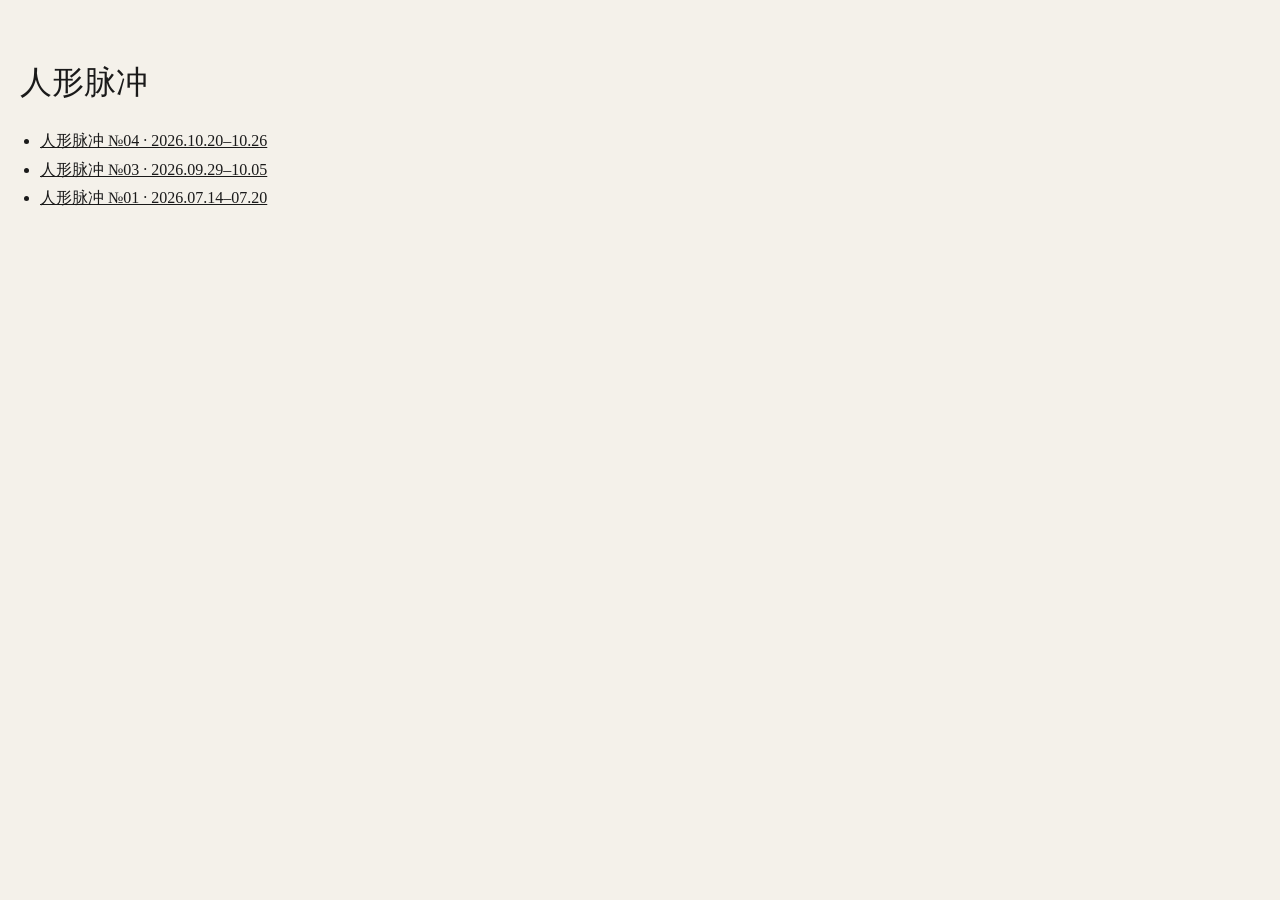
<file: docs/site/index.html>
<!DOCTYPE html>
<html lang="zh-CN">
<head>
  <meta charset="utf-8" />
  <meta name="viewport" content="width=device-width, initial-scale=1" />
  <title>人形脉冲</title>
  <style>
    body { margin: 0; background: #F4F1EA; color: #1A1A1A;
      font-family: Georgia, "Times New Roman", serif; padding: 2.5rem 1.25rem; }
    h1 { font-weight: 400; font-size: 32px; }
    ul { padding-left: 1.25rem; line-height: 1.8; }
    a { color: #1A1A1A; }
  </style>
</head>
<body>
  <h1>人形脉冲</h1>
  <ul>
    <li><a href="issues/04/">人形脉冲 №04 · 2026.10.20–10.26</a></li>
    <li><a href="issues/03/">人形脉冲 №03 · 2026.09.29–10.05</a></li>
    <li><a href="issues/01/">人形脉冲 №01 · 2026.07.14–07.20</a></li>
  </ul>
</body>
</html>
</file>
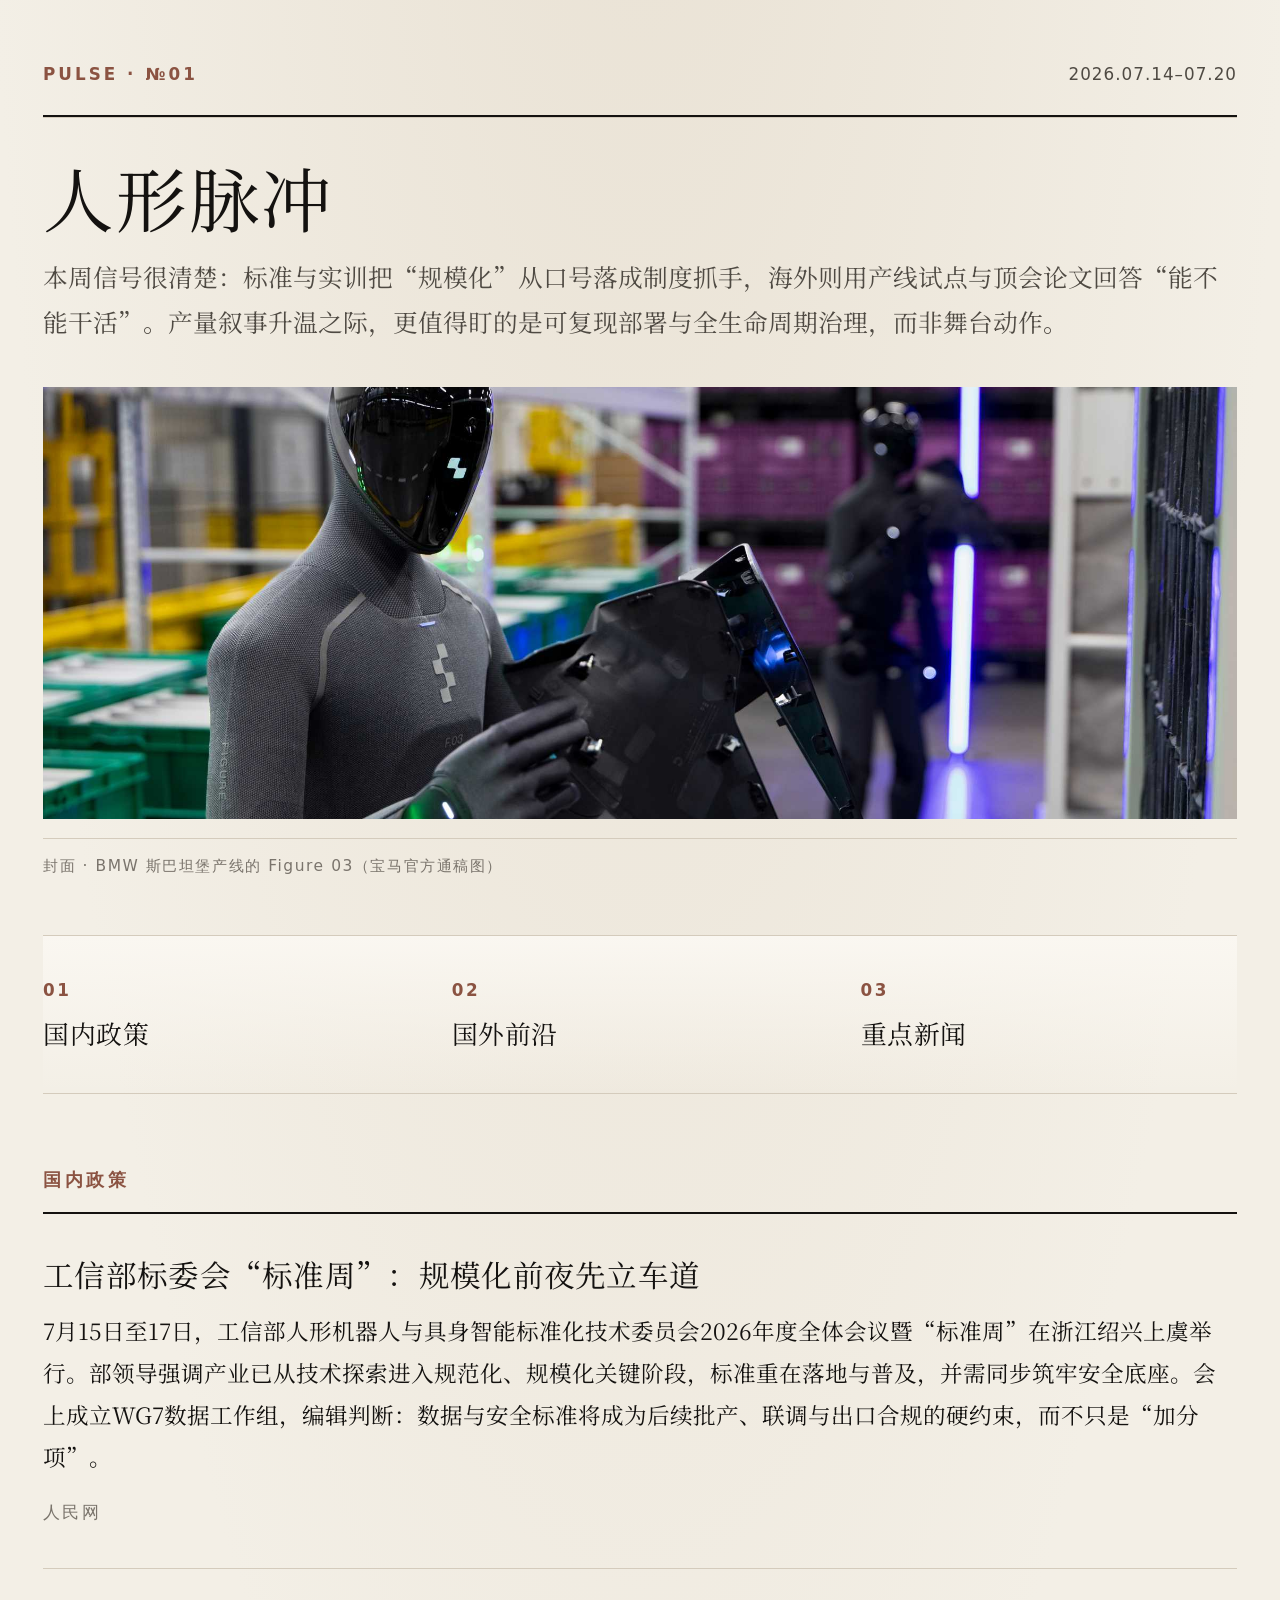
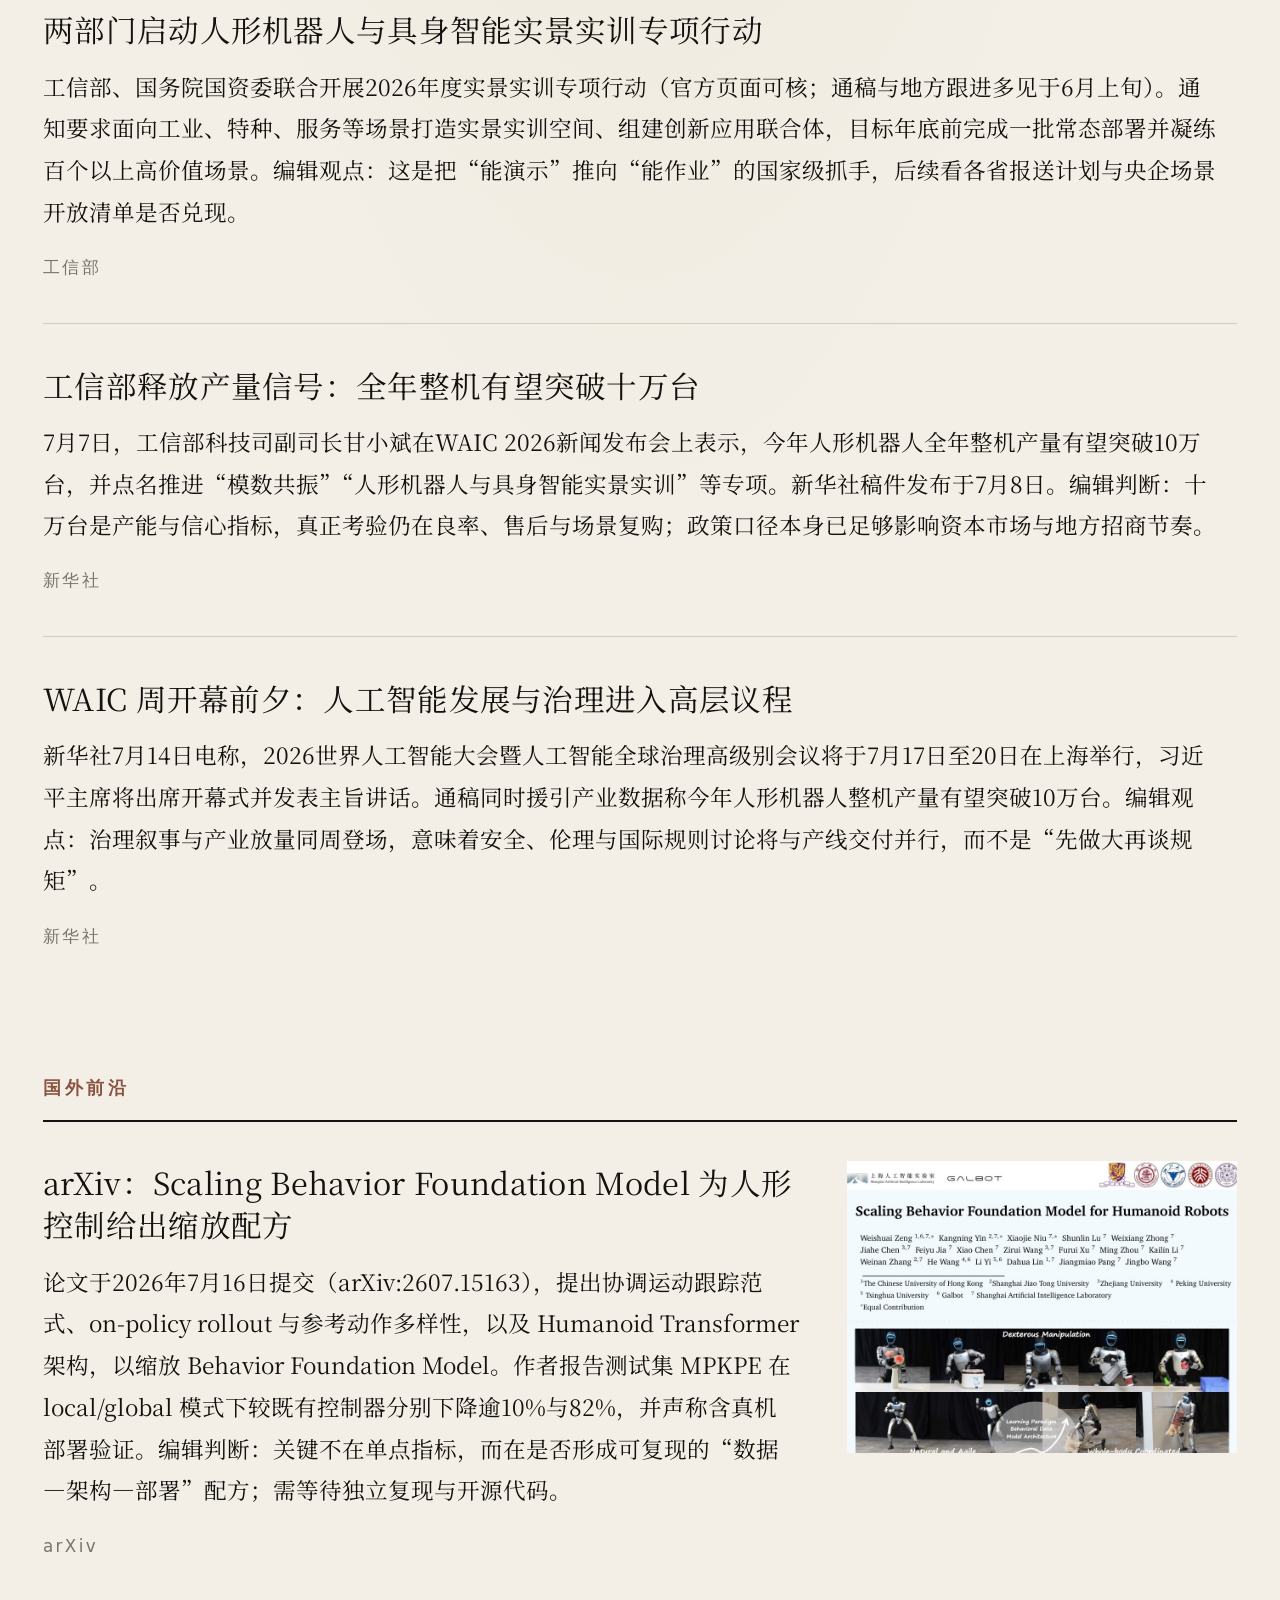
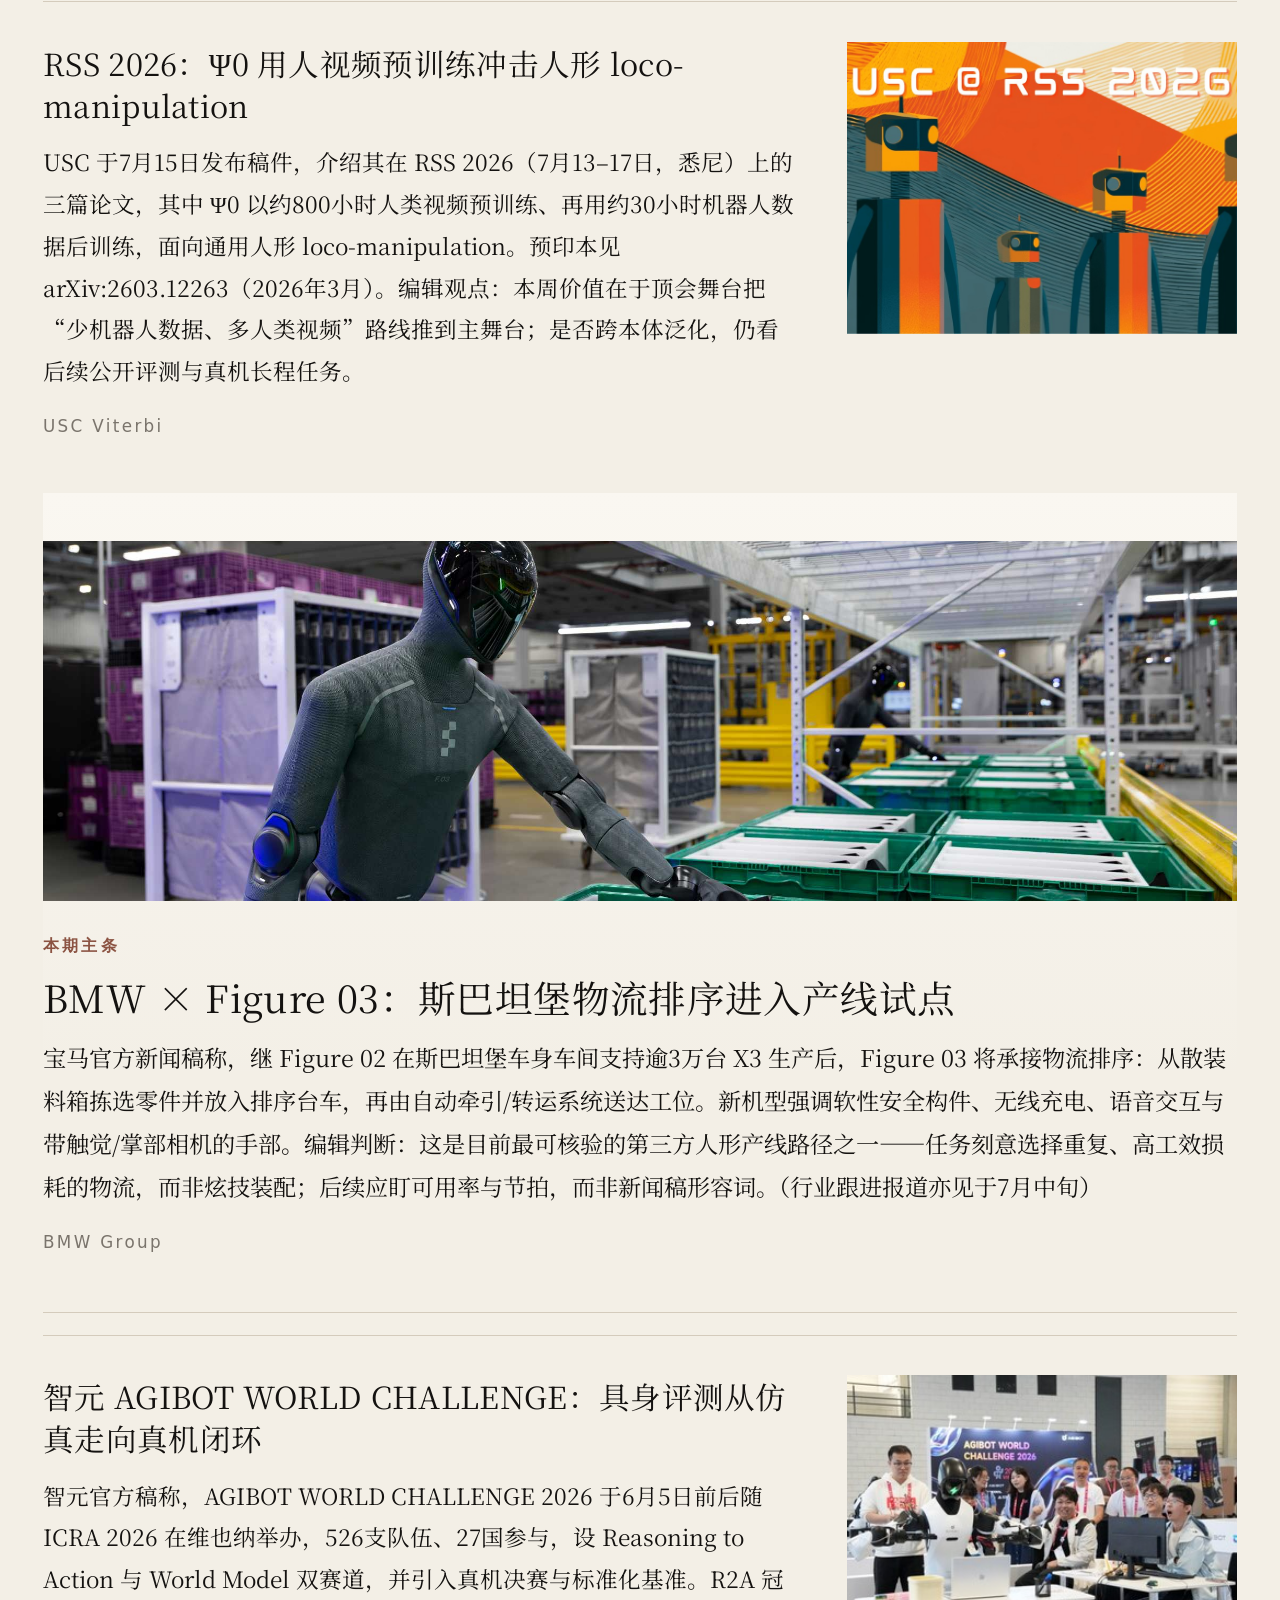
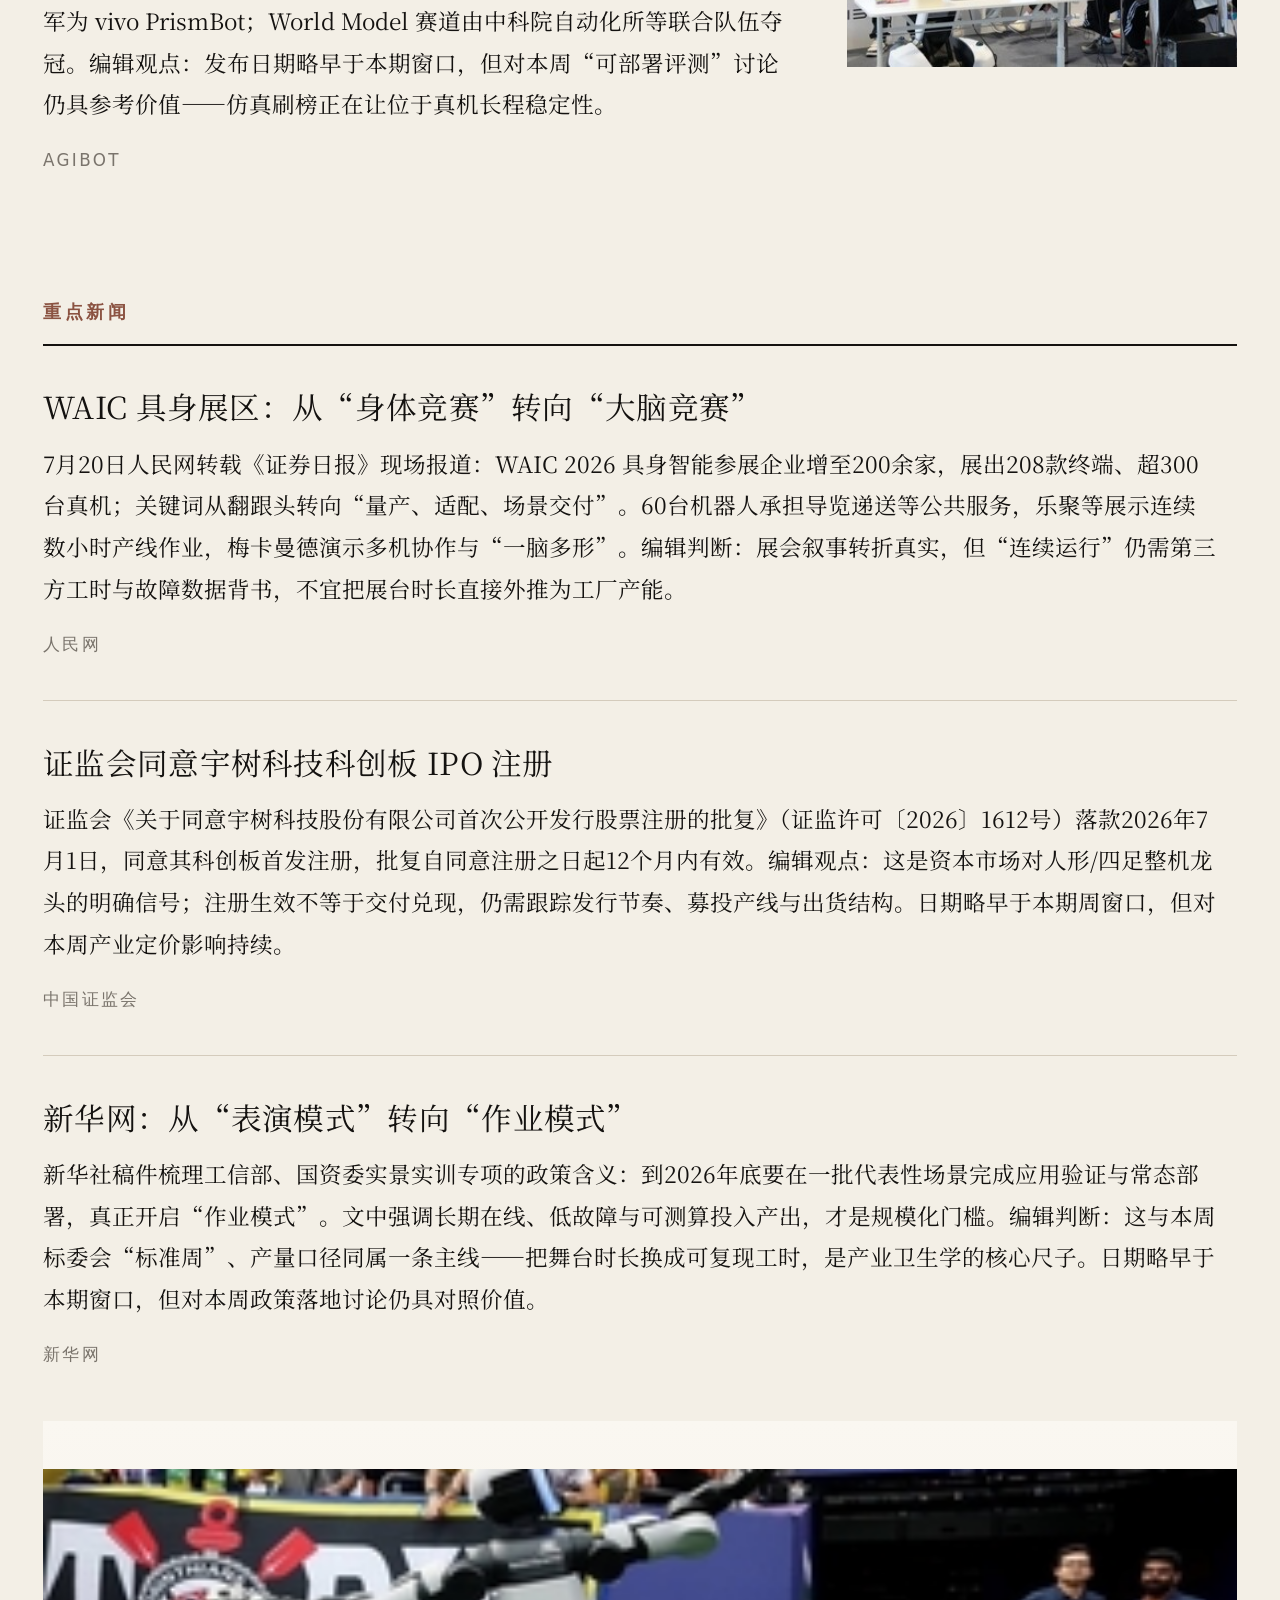
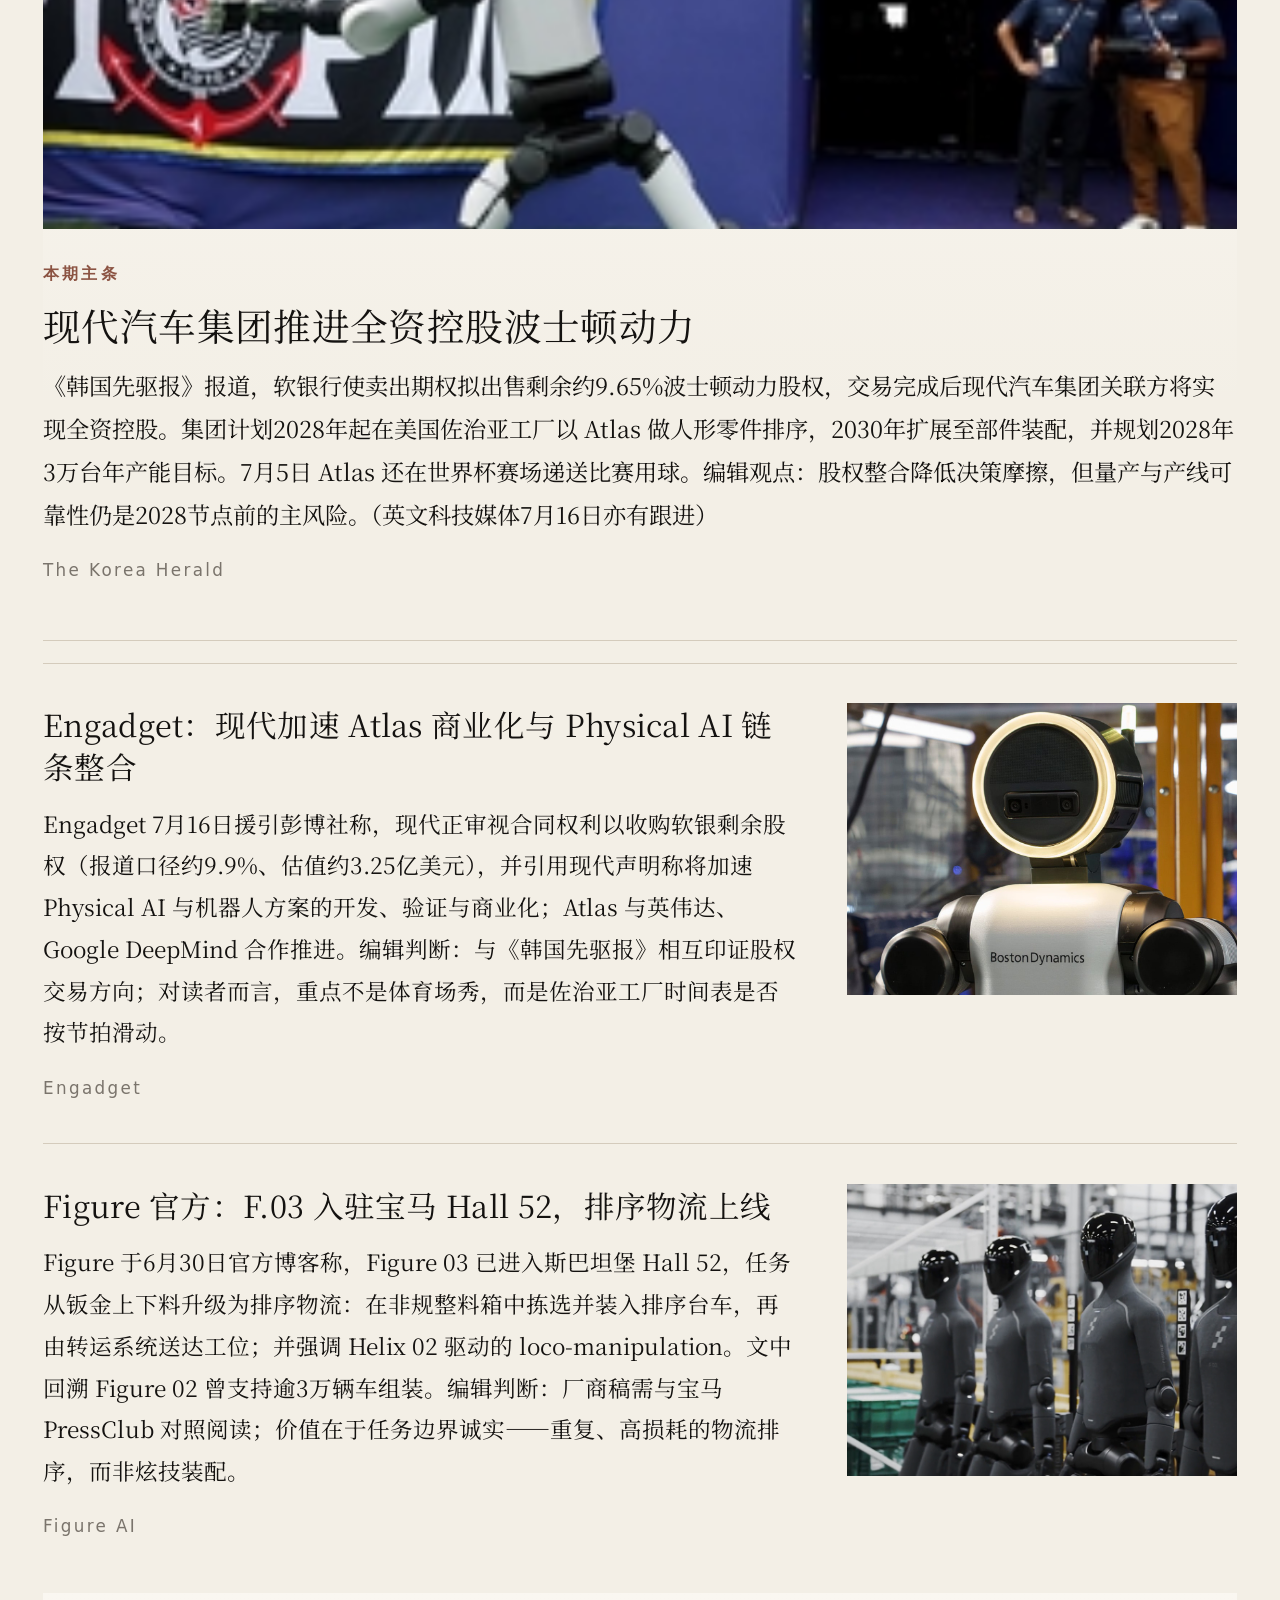
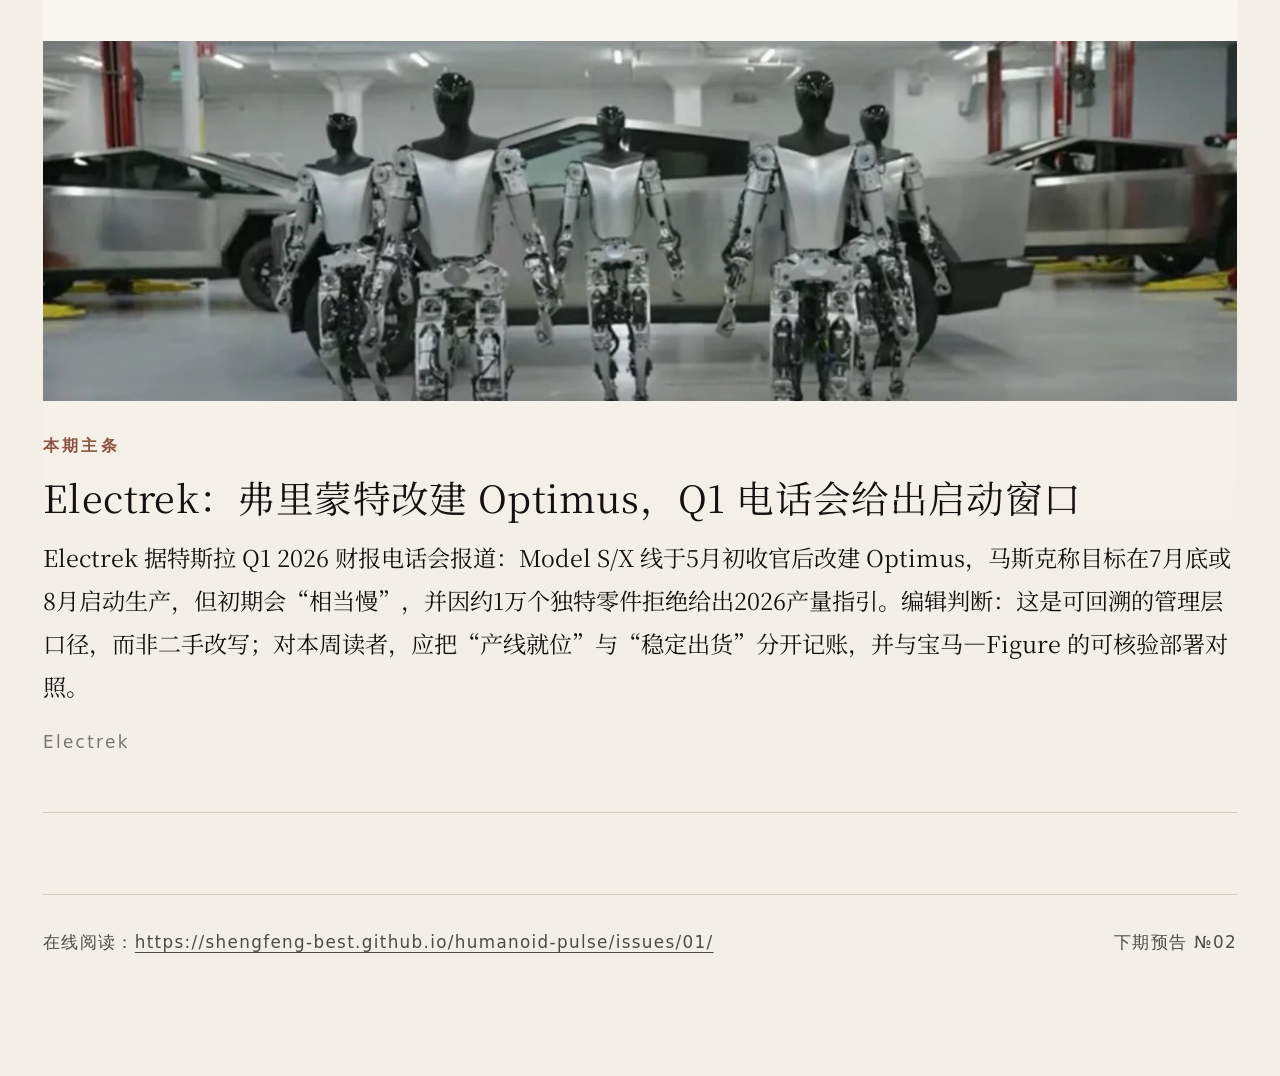
<file: docs/site/issues/01/index.html>
<!DOCTYPE html>
<html lang="zh-CN">
<head>
  <meta charset="utf-8" />
  <meta name="viewport" content="width=device-width, initial-scale=1" />
  <title>人形脉冲 №01 · 2026.07.14–07.20</title>
  <!-- Build may inline fonts.css; path is relative to templates/ for local preview -->
  <style>
/* Self-hosted Fontsource — generated by scripts/vendor_fonts.py */
@font-face {
  font-family: "Noto Serif SC";
  font-style: normal;
  font-display: swap;
  font-weight: 400;
  src: url("../../assets/fonts/noto-serif-sc-chinese-simplified-400-normal.woff2") format("woff2");
  unicode-range: U+4E00-9FFF, U+3400-4DBF, U+F900-FAFF, U+2E80-2EFF, U+3000-303F, U+FF00-FFEF;
}

@font-face {
  font-family: "Noto Serif SC";
  font-style: normal;
  font-display: swap;
  font-weight: 400;
  src: url("../../assets/fonts/noto-serif-sc-latin-400-normal.woff2") format("woff2");
  unicode-range: U+0000-00FF, U+0131, U+0152-0153, U+02BB-02BC, U+02C6, U+02DA, U+02DC,
    U+0304, U+0308, U+0329, U+2000-206F, U+20AC, U+2122, U+2191, U+2193, U+2212, U+2215,
    U+FEFF, U+FFFD;
}

@font-face {
  font-family: "Source Serif 4";
  font-style: normal;
  font-display: swap;
  font-weight: 400;
  src: url("../../assets/fonts/source-serif-4-latin-400-normal.woff2") format("woff2");
  unicode-range: U+0000-00FF, U+0131, U+0152-0153, U+02BB-02BC, U+02C6, U+02DA, U+02DC,
    U+0304, U+0308, U+0329, U+2000-206F, U+20AC, U+2122, U+2191, U+2193, U+2212, U+2215,
    U+FEFF, U+FFFD;
}

  </style>
  <style>
    :root {
      --paper: #F3EFE6;
      --ink: #141210;
      --muted: #4F4A43;
      --rule: #D4CBBC;
      --accent: #8B5342;
      --source: #7A746C;
      --wash: #E7E0D3;
      --surface: #FAF7F1;
    }

    *, *::before, *::after { box-sizing: border-box; }

    html {
      /* 手机偏大、桌面随屏宽略增，避免手机反而缩小 */
      font-size: clamp(19.5px, 0.55vw + 17.5px, 21.5px);
      -webkit-text-size-adjust: 100%;
      text-size-adjust: 100%;
    }

    body {
      margin: 0;
      background:
        radial-gradient(ellipse 90% 55% at 50% -8%, #e8e0d2 0%, transparent 58%),
        var(--paper);
      color: var(--ink);
      font-family: "Noto Serif SC", "Source Serif 4", Georgia, serif;
      font-size: 1.05rem;
      line-height: 1.85;
      font-feature-settings: "kern" 1, "liga" 1;
      text-rendering: optimizeLegibility;
      -webkit-font-smoothing: antialiased;
    }

    a {
      color: var(--ink);
      text-decoration-thickness: 1px;
      text-underline-offset: 0.22em;
    }

    a:hover { color: var(--accent); }

    .wrap {
      width: min(100% - 2.5rem, 1280px);
      max-width: 1280px;
      margin: 0 auto;
      padding: 2.75rem 0 5.5rem;
    }

    .masthead {
      display: flex;
      flex-wrap: wrap;
      align-items: baseline;
      justify-content: space-between;
      gap: 0.65rem 1.75rem;
      padding: 0 0 1.15rem;
      border-bottom: 2px solid var(--ink);
      box-shadow: 0 1px 0 var(--rule);
      font-family: system-ui, sans-serif;
      font-size: 0.78rem;
      letter-spacing: 0.18em;
      text-transform: uppercase;
      color: var(--muted);
    }

    .masthead-brand {
      color: var(--accent);
      font-weight: 650;
    }

    .masthead-date {
      letter-spacing: 0.06em;
      text-transform: none;
      font-variant-numeric: tabular-nums;
    }

    .issue-title {
      margin: 2rem 0 1rem;
      font-size: clamp(2.75rem, 5.5vw, 4.25rem);
      line-height: 1.05;
      font-weight: 400;
      letter-spacing: 0.04em;
    }

    .lede {
      margin: 0 0 2rem;
      max-width: min(52em, 100%);
      color: var(--muted);
      font-size: 1.15rem;
      line-height: 1.8;
    }

    .cover {
      margin: 0 0 2.5rem;
    }

    .cover-frame {
      margin: 0;
      background: var(--wash);
      overflow: hidden;
    }

    .cover-image {
      display: block;
      width: 100%;
      height: clamp(260px, 48vh, 560px);
      object-fit: cover;
      object-position: center 38%;
    }

    .cover-caption {
      margin: 0.85rem 0 0;
      padding-top: 0.65rem;
      border-top: 1px solid var(--rule);
      font-family: system-ui, sans-serif;
      font-size: 0.72rem;
      letter-spacing: 0.1em;
      color: var(--source);
    }

    .anchors {
      display: grid;
      grid-template-columns: repeat(3, 1fr);
      gap: 1rem 1.5rem;
      margin: 0 0 3.25rem;
      padding: 1.35rem 0;
      border-top: 1px solid var(--rule);
      border-bottom: 1px solid var(--rule);
      list-style: none;
      background: linear-gradient(180deg, var(--surface) 0%, transparent 100%);
    }

    .anchors a {
      display: block;
      padding: 0.45rem 0;
      font-family: system-ui, sans-serif;
      font-size: 0.78rem;
      letter-spacing: 0.16em;
      text-decoration: none;
      color: var(--muted);
    }

    .anchors a:hover { color: var(--accent); }

    .anchors .num {
      display: block;
      margin-bottom: 0.5rem;
      color: var(--accent);
      font-weight: 650;
    }

    .anchors .label {
      font-family: "Noto Serif SC", "Source Serif 4", Georgia, serif;
      font-size: 1.2rem;
      letter-spacing: 0.02em;
      color: var(--ink);
      text-transform: none;
      line-height: 1.35;
    }

    .section {
      margin: 0 0 3.75rem;
    }

    .section-label {
      margin: 0 0 1.5rem;
      padding-bottom: 0.7rem;
      border-bottom: 2.5px solid var(--ink);
      font-family: system-ui, sans-serif;
      font-size: 0.82rem;
      letter-spacing: 0.2em;
      text-transform: uppercase;
      color: var(--accent);
      font-weight: 650;
    }

    .item {
      padding: 1.85rem 0;
      border-top: 1px solid var(--rule);
    }

    .item:first-of-type { border-top: none; padding-top: 0.35rem; }

    .item--with-image {
      display: grid;
      grid-template-columns: minmax(0, 1.55fr) minmax(240px, 0.9fr);
      gap: 1.75rem 2.25rem;
      align-items: start;
    }

    .item--featured {
      display: block;
      padding: 2.25rem 0 2.5rem;
      margin: 0.5rem 0 1rem;
      border-top: none;
      border-bottom: 1px solid var(--rule);
      background: linear-gradient(180deg, var(--surface) 0%, transparent 72%);
    }

    .item--featured .item-image-wrap {
      margin: 0 0 1.4rem;
      background: var(--wash);
      overflow: hidden;
    }

    .item--featured .item-image {
      width: 100%;
      height: clamp(240px, 40vh, 520px);
      object-fit: cover;
    }

    .item--featured .item-title {
      font-size: clamp(1.75rem, 2.8vw, 2.35rem);
      line-height: 1.28;
      max-width: min(28em, 100%);
      letter-spacing: 0.01em;
    }

    .item--featured .item-summary {
      max-width: min(52em, 100%);
      font-size: 1.08rem;
      line-height: 1.85;
    }

    .item-kicker {
      margin: 0 0 0.55rem;
      font-family: system-ui, sans-serif;
      font-size: 0.75rem;
      letter-spacing: 0.2em;
      text-transform: uppercase;
      color: var(--accent);
      font-weight: 650;
    }

    .item-title {
      margin: 0 0 0.7rem;
      font-size: 1.42rem;
      line-height: 1.38;
      font-weight: 400;
      letter-spacing: 0.01em;
    }

    .item-title a { text-decoration: none; }
    .item-title a:hover { text-decoration: underline; }

    .item-summary {
      margin: 0 0 0.9rem;
      max-width: min(52em, 100%);
      color: var(--ink);
      font-size: 1.05rem;
      line-height: 1.85;
    }

    .item-source {
      margin: 0;
      font-family: system-ui, sans-serif;
      font-size: 0.78rem;
      letter-spacing: 0.14em;
      color: var(--source);
    }

    .item-image-wrap {
      margin: 0;
      background: var(--wash);
      overflow: hidden;
    }

    .item-image {
      display: block;
      width: 100%;
      height: auto;
      vertical-align: middle;
      border: 0;
    }

    .item--with-image:not(.item--featured) .item-image {
      aspect-ratio: 4 / 3;
      object-fit: cover;
      min-height: 180px;
    }

    .item-body { min-width: 0; }

    .footer {
      margin-top: 3.5rem;
      padding-top: 1.5rem;
      border-top: 1px solid var(--rule);
      font-family: system-ui, sans-serif;
      font-size: 0.78rem;
      letter-spacing: 0.08em;
      color: var(--muted);
      display: flex;
      flex-wrap: wrap;
      gap: 0.85rem 1.75rem;
      justify-content: space-between;
    }

    .footer a { color: var(--muted); }
    .footer a:hover { color: var(--accent); }

    /* 平板：仍双栏，略收紧 */
    @media (max-width: 960px) {
      .wrap { width: min(100% - 2rem, 1280px); }
      .item--with-image {
        grid-template-columns: minmax(0, 1.35fr) minmax(200px, 0.95fr);
        gap: 1.35rem 1.5rem;
      }
    }

    /* 手机：更大字号、单栏、更好点按 */
    @media (max-width: 720px) {
      html { font-size: clamp(20px, 4.6vw, 22px); }
      body { line-height: 1.9; }
      .wrap {
        width: min(100% - 1.5rem, 1280px);
        padding: 1.5rem 0 4rem;
      }
      .masthead { font-size: 0.72rem; letter-spacing: 0.12em; }
      .issue-title {
        margin: 1.35rem 0 0.85rem;
        font-size: clamp(2.4rem, 11vw, 3rem);
      }
      .lede { font-size: 1.08rem; max-width: none; }
      .anchors {
        grid-template-columns: 1fr;
        gap: 0.35rem;
        margin-bottom: 2.25rem;
      }
      .anchors .label { font-size: 1.15rem; }
      .cover-image { height: clamp(200px, 38vh, 320px); }
      .item { padding: 1.55rem 0; }
      .item--with-image { grid-template-columns: 1fr; }
      .item--with-image .item-image-wrap { order: -1; margin-bottom: 0.85rem; }
      .item--with-image:not(.item--featured) .item-image {
        min-height: 200px;
        aspect-ratio: 16 / 10;
      }
      .item--featured { padding: 1.5rem 0 1.85rem; }
      .item--featured .item-title { font-size: 1.55rem; max-width: none; }
      .item--featured .item-summary,
      .item-summary { max-width: none; font-size: 1.05rem; }
      .item-title { font-size: 1.28rem; }
      .item-kicker { font-size: 0.72rem; }
      .footer { font-size: 0.75rem; word-break: break-all; }
    }

    /* 大屏桌面：用满宽栏，正文不再人为收窄 */
    @media (min-width: 1200px) {
      .wrap { width: min(100% - 4rem, 1320px); }
      .item--with-image {
        grid-template-columns: minmax(0, 1.65fr) minmax(280px, 0.85fr);
      }
    }
  </style>
</head>
<body>
  <article class="wrap">
    <header class="masthead">
      <span class="masthead-brand">PULSE · №01</span>
      <span class="masthead-date">2026.07.14–07.20</span>
    </header>

    <h1 class="issue-title">人形脉冲</h1>
    <p class="lede">本周信号很清楚：标准与实训把“规模化”从口号落成制度抓手，海外则用产线试点与顶会论文回答“能不能干活”。产量叙事升温之际，更值得盯的是可复现部署与全生命周期治理，而非舞台动作。</p>

    <figure class="cover">
  <div class="cover-frame"><img class="cover-image" src="assets/cover-bmw-figure03.jpg" alt="封面 · BMW 斯巴坦堡产线的 Figure 03（宝马官方通稿图）" /></div>
  <figcaption class="cover-caption">封面 · BMW 斯巴坦堡产线的 Figure 03（宝马官方通稿图）</figcaption>
</figure>

    <nav aria-label="本期锚点">
      <ul class="anchors">
        <li>
          <a href="#section-policy">
            <span class="num">01</span>
            <span class="label">国内政策</span>
          </a>
        </li>
        <li>
          <a href="#section-frontier">
            <span class="num">02</span>
            <span class="label">国外前沿</span>
          </a>
        </li>
        <li>
          <a href="#section-news">
            <span class="num">03</span>
            <span class="label">重点新闻</span>
          </a>
        </li>
      </ul>
    </nav>

    <section class="section" id="section-policy">
  <h2 class="section-label">国内政策</h2>
  <article class="item">
  <div class="item-body">
        <h3 class="item-title"><a href="http://finance.people.com.cn/n1/2026/0717/c1004-40762721.html">工信部标委会“标准周”：规模化前夜先立车道</a></h3>
    <p class="item-summary">7月15日至17日，工信部人形机器人与具身智能标准化技术委员会2026年度全体会议暨“标准周”在浙江绍兴上虞举行。部领导强调产业已从技术探索进入规范化、规模化关键阶段，标准重在落地与普及，并需同步筑牢安全底座。会上成立WG7数据工作组，编辑判断：数据与安全标准将成为后续批产、联调与出口合规的硬约束，而不只是“加分项”。</p>
    <p class="item-source">人民网</p>
  </div>
</article><article class="item">
  <div class="item-body">
        <h3 class="item-title"><a href="https://www.miit.gov.cn/zwgk/zcwj/wjfb/tz/art/2026/art_f291ccd3da4c47ce95741de63cc088e6.html">两部门启动人形机器人与具身智能实景实训专项行动</a></h3>
    <p class="item-summary">工信部、国务院国资委联合开展2026年度实景实训专项行动（官方页面可核；通稿与地方跟进多见于6月上旬）。通知要求面向工业、特种、服务等场景打造实景实训空间、组建创新应用联合体，目标年底前完成一批常态部署并凝练百个以上高价值场景。编辑观点：这是把“能演示”推向“能作业”的国家级抓手，后续看各省报送计划与央企场景开放清单是否兑现。</p>
    <p class="item-source">工信部</p>
  </div>
</article><article class="item">
  <div class="item-body">
        <h3 class="item-title"><a href="https://www.news.cn/info/20260708/92df671c282c406fb8b3358666d65589/c.html">工信部释放产量信号：全年整机有望突破十万台</a></h3>
    <p class="item-summary">7月7日，工信部科技司副司长甘小斌在WAIC 2026新闻发布会上表示，今年人形机器人全年整机产量有望突破10万台，并点名推进“模数共振”“人形机器人与具身智能实景实训”等专项。新华社稿件发布于7月8日。编辑判断：十万台是产能与信心指标，真正考验仍在良率、售后与场景复购；政策口径本身已足够影响资本市场与地方招商节奏。</p>
    <p class="item-source">新华社</p>
  </div>
</article><article class="item">
  <div class="item-body">
        <h3 class="item-title"><a href="https://www.spp.gov.cn/spp/tt/202607/t20260714_731962.shtml">WAIC 周开幕前夕：人工智能发展与治理进入高层议程</a></h3>
    <p class="item-summary">新华社7月14日电称，2026世界人工智能大会暨人工智能全球治理高级别会议将于7月17日至20日在上海举行，习近平主席将出席开幕式并发表主旨讲话。通稿同时援引产业数据称今年人形机器人整机产量有望突破10万台。编辑观点：治理叙事与产业放量同周登场，意味着安全、伦理与国际规则讨论将与产线交付并行，而不是“先做大再谈规矩”。</p>
    <p class="item-source">新华社</p>
  </div>
</article>
</section>

<section class="section" id="section-frontier">
  <h2 class="section-label">国外前沿</h2>
  <article class="item item--with-image">
  <div class="item-body">
        <h3 class="item-title"><a href="https://arxiv.org/abs/2607.15163">arXiv：Scaling Behavior Foundation Model 为人形控制给出缩放配方</a></h3>
    <p class="item-summary">论文于2026年7月16日提交（arXiv:2607.15163），提出协调运动跟踪范式、on-policy rollout 与参考动作多样性，以及 Humanoid Transformer 架构，以缩放 Behavior Foundation Model。作者报告测试集 MPKPE 在 local/global 模式下较既有控制器分别下降逾10%与82%，并声称含真机部署验证。编辑判断：关键不在单点指标，而在是否形成可复现的“数据—架构—部署”配方；需等待独立复现与开源代码。</p>
    <p class="item-source">arXiv</p>
  </div>
      <div class="item-image-wrap"><img class="item-image" src="assets/arxiv-2607-15163.jpg" alt="arXiv：Scaling Behavior Foundation Model 为人形控制给出缩放配方" /></div>
</article><article class="item item--with-image">
  <div class="item-body">
        <h3 class="item-title"><a href="https://viterbischool.usc.edu/news/2026/07/usc-advances-humanoid-robotics-robot-learning-and-3d-manipulation-at-rss-2026/">RSS 2026：Ψ0 用人视频预训练冲击人形 loco-manipulation</a></h3>
    <p class="item-summary">USC 于7月15日发布稿件，介绍其在 RSS 2026（7月13–17日，悉尼）上的三篇论文，其中 Ψ0 以约800小时人类视频预训练、再用约30小时机器人数据后训练，面向通用人形 loco-manipulation。预印本见 arXiv:2603.12263（2026年3月）。编辑观点：本周价值在于顶会舞台把“少机器人数据、多人类视频”路线推到主舞台；是否跨本体泛化，仍看后续公开评测与真机长程任务。</p>
    <p class="item-source">USC Viterbi</p>
  </div>
      <div class="item-image-wrap"><img class="item-image" src="assets/usc-rss-2026.jpg" alt="RSS 2026：Ψ0 用人视频预训练冲击人形 loco-manipulation" /></div>
</article><article class="item item--featured">
      <div class="item-image-wrap"><img class="item-image" src="assets/bmw-figure03.jpg" alt="BMW × Figure 03：斯巴坦堡物流排序进入产线试点" /></div>
  <div class="item-body">
    <p class="item-kicker">本期主条</p>
        <h3 class="item-title"><a href="https://www.press.bmwgroup.com/global/article/detail/T0458778EN/bmw-group-advances-the-use-of-physical-ai-in-production-with-figure-03-project-in-spartanburg?language=en">BMW × Figure 03：斯巴坦堡物流排序进入产线试点</a></h3>
    <p class="item-summary">宝马官方新闻稿称，继 Figure 02 在斯巴坦堡车身车间支持逾3万台 X3 生产后，Figure 03 将承接物流排序：从散装料箱拣选零件并放入排序台车，再由自动牵引/转运系统送达工位。新机型强调软性安全构件、无线充电、语音交互与带触觉/掌部相机的手部。编辑判断：这是目前最可核验的第三方人形产线路径之一——任务刻意选择重复、高工效损耗的物流，而非炫技装配；后续应盯可用率与节拍，而非新闻稿形容词。（行业跟进报道亦见于7月中旬）</p>
    <p class="item-source">BMW Group</p>
  </div>
</article><article class="item item--with-image">
  <div class="item-body">
        <h3 class="item-title"><a href="https://www.agibot.com/article/231/detail/73.html">智元 AGIBOT WORLD CHALLENGE：具身评测从仿真走向真机闭环</a></h3>
    <p class="item-summary">智元官方稿称，AGIBOT WORLD CHALLENGE 2026 于6月5日前后随 ICRA 2026 在维也纳举办，526支队伍、27国参与，设 Reasoning to Action 与 World Model 双赛道，并引入真机决赛与标准化基准。R2A 冠军为 vivo PrismBot；World Model 赛道由中科院自动化所等联合队伍夺冠。编辑观点：发布日期略早于本期窗口，但对本周“可部署评测”讨论仍具参考价值——仿真刷榜正在让位于真机长程稳定性。</p>
    <p class="item-source">AGIBOT</p>
  </div>
      <div class="item-image-wrap"><img class="item-image" src="assets/agibot-challenge.jpg" alt="智元 AGIBOT WORLD CHALLENGE：具身评测从仿真走向真机闭环" /></div>
</article>
</section>

<section class="section" id="section-news">
  <h2 class="section-label">重点新闻</h2>
  <article class="item">
  <div class="item-body">
        <h3 class="item-title"><a href="http://finance.people.com.cn/n1/2026/0720/c1004-40764388.html">WAIC 具身展区：从“身体竞赛”转向“大脑竞赛”</a></h3>
    <p class="item-summary">7月20日人民网转载《证券日报》现场报道：WAIC 2026 具身智能参展企业增至200余家，展出208款终端、超300台真机；关键词从翻跟头转向“量产、适配、场景交付”。60台机器人承担导览递送等公共服务，乐聚等展示连续数小时产线作业，梅卡曼德演示多机协作与“一脑多形”。编辑判断：展会叙事转折真实，但“连续运行”仍需第三方工时与故障数据背书，不宜把展台时长直接外推为工厂产能。</p>
    <p class="item-source">人民网</p>
  </div>
</article><article class="item">
  <div class="item-body">
        <h3 class="item-title"><a href="https://www.csrc.gov.cn/csrc/c105906/c7642867/content.shtml">证监会同意宇树科技科创板 IPO 注册</a></h3>
    <p class="item-summary">证监会《关于同意宇树科技股份有限公司首次公开发行股票注册的批复》（证监许可〔2026〕1612号）落款2026年7月1日，同意其科创板首发注册，批复自同意注册之日起12个月内有效。编辑观点：这是资本市场对人形/四足整机龙头的明确信号；注册生效不等于交付兑现，仍需跟踪发行节奏、募投产线与出货结构。日期略早于本期周窗口，但对本周产业定价影响持续。</p>
    <p class="item-source">中国证监会</p>
  </div>
</article><article class="item">
  <div class="item-body">
        <h3 class="item-title"><a href="https://www.news.cn/tech/20260625/0b5bc2eed6f0463db3fb1112b022bcb8/c.html">新华网：从“表演模式”转向“作业模式”</a></h3>
    <p class="item-summary">新华社稿件梳理工信部、国资委实景实训专项的政策含义：到2026年底要在一批代表性场景完成应用验证与常态部署，真正开启“作业模式”。文中强调长期在线、低故障与可测算投入产出，才是规模化门槛。编辑判断：这与本周标委会“标准周”、产量口径同属一条主线——把舞台时长换成可复现工时，是产业卫生学的核心尺子。日期略早于本期窗口，但对本周政策落地讨论仍具对照价值。</p>
    <p class="item-source">新华网</p>
  </div>
</article><article class="item item--featured">
      <div class="item-image-wrap"><img class="item-image" src="assets/hyundai-bd.jpg" alt="现代汽车集团推进全资控股波士顿动力" /></div>
  <div class="item-body">
    <p class="item-kicker">本期主条</p>
        <h3 class="item-title"><a href="https://www.koreaherald.com/article/10811183">现代汽车集团推进全资控股波士顿动力</a></h3>
    <p class="item-summary">《韩国先驱报》报道，软银行使卖出期权拟出售剩余约9.65%波士顿动力股权，交易完成后现代汽车集团关联方将实现全资控股。集团计划2028年起在美国佐治亚工厂以 Atlas 做人形零件排序，2030年扩展至部件装配，并规划2028年3万台年产能目标。7月5日 Atlas 还在世界杯赛场递送比赛用球。编辑观点：股权整合降低决策摩擦，但量产与产线可靠性仍是2028节点前的主风险。（英文科技媒体7月16日亦有跟进）</p>
    <p class="item-source">The Korea Herald</p>
  </div>
</article><article class="item item--with-image">
  <div class="item-body">
        <h3 class="item-title"><a href="https://www.engadget.com/2216427/hyundai-reportedly-looking-to-buy-all-of-boston-dynamics-from-softbank/">Engadget：现代加速 Atlas 商业化与 Physical AI 链条整合</a></h3>
    <p class="item-summary">Engadget 7月16日援引彭博社称，现代正审视合同权利以收购软银剩余股权（报道口径约9.9%、估值约3.25亿美元），并引用现代声明称将加速 Physical AI 与机器人方案的开发、验证与商业化；Atlas 与英伟达、Google DeepMind 合作推进。编辑判断：与《韩国先驱报》相互印证股权交易方向；对读者而言，重点不是体育场秀，而是佐治亚工厂时间表是否按节拍滑动。</p>
    <p class="item-source">Engadget</p>
  </div>
      <div class="item-image-wrap"><img class="item-image" src="assets/engadget-hyundai.jpg" alt="Engadget：现代加速 Atlas 商业化与 Physical AI 链条整合" /></div>
</article><article class="item item--with-image">
  <div class="item-body">
        <h3 class="item-title"><a href="https://www.figure.ai/news/f-03-at-bmw">Figure 官方：F.03 入驻宝马 Hall 52，排序物流上线</a></h3>
    <p class="item-summary">Figure 于6月30日官方博客称，Figure 03 已进入斯巴坦堡 Hall 52，任务从钣金上下料升级为排序物流：在非规整料箱中拣选并装入排序台车，再由转运系统送达工位；并强调 Helix 02 驱动的 loco-manipulation。文中回溯 Figure 02 曾支持逾3万辆车组装。编辑判断：厂商稿需与宝马 PressClub 对照阅读；价值在于任务边界诚实——重复、高损耗的物流排序，而非炫技装配。</p>
    <p class="item-source">Figure AI</p>
  </div>
      <div class="item-image-wrap"><img class="item-image" src="assets/figure-f03-bmw.jpg" alt="Figure 官方：F.03 入驻宝马 Hall 52，排序物流上线" /></div>
</article><article class="item item--featured">
      <div class="item-image-wrap"><img class="item-image" src="assets/tesla-optimus.jpg" alt="Electrek：弗里蒙特改建 Optimus，Q1 电话会给出启动窗口" /></div>
  <div class="item-body">
    <p class="item-kicker">本期主条</p>
        <h3 class="item-title"><a href="https://electrek.co/2026/04/22/tesla-optimus-production-fremont-model-sx-line/">Electrek：弗里蒙特改建 Optimus，Q1 电话会给出启动窗口</a></h3>
    <p class="item-summary">Electrek 据特斯拉 Q1 2026 财报电话会报道：Model S/X 线于5月初收官后改建 Optimus，马斯克称目标在7月底或8月启动生产，但初期会“相当慢”，并因约1万个独特零件拒绝给出2026产量指引。编辑判断：这是可回溯的管理层口径，而非二手改写；对本周读者，应把“产线就位”与“稳定出货”分开记账，并与宝马—Figure 的可核验部署对照。</p>
    <p class="item-source">Electrek</p>
  </div>
</article>
</section>

    <footer class="footer">
      <span>在线阅读：<a href="https://shengfeng-best.github.io/humanoid-pulse/issues/01/">https://shengfeng-best.github.io/humanoid-pulse/issues/01/</a></span>
      <span>下期预告 №02</span>
    </footer>
  </article>
</body>
</html>
</file>
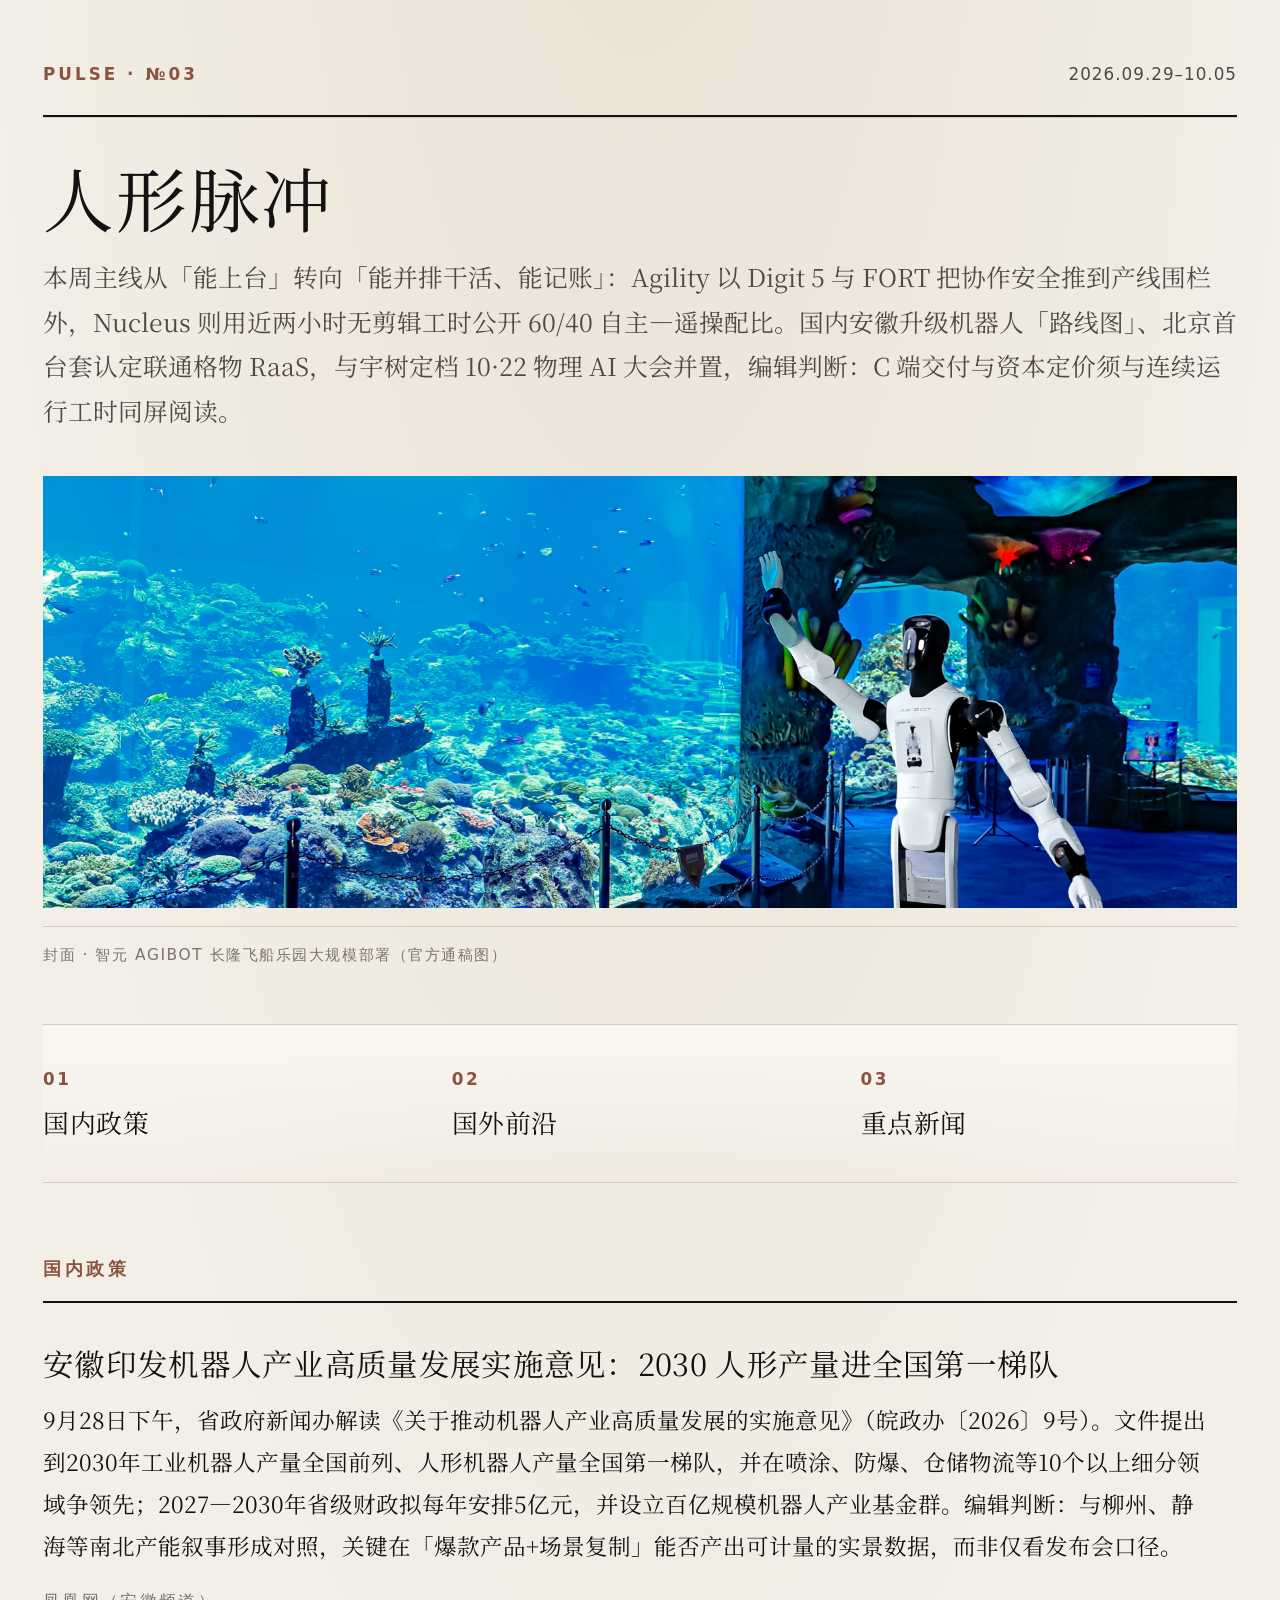
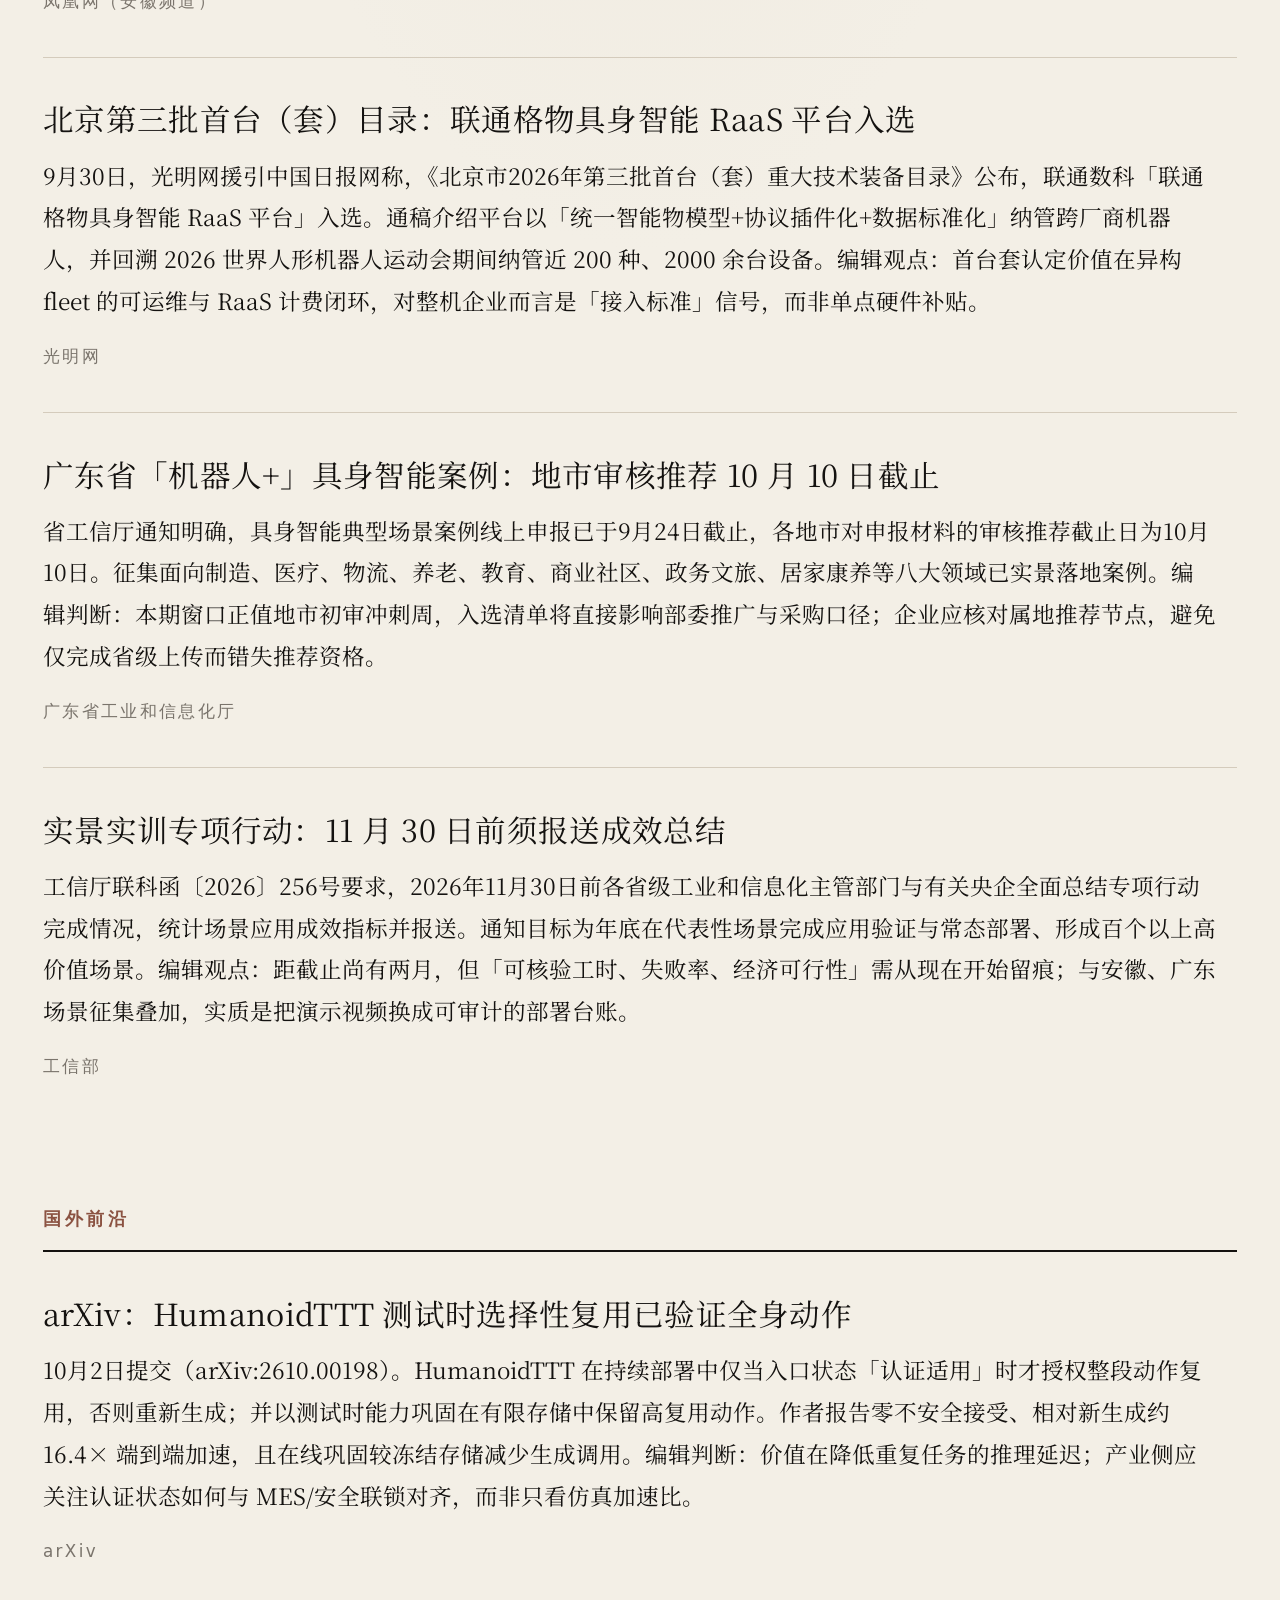
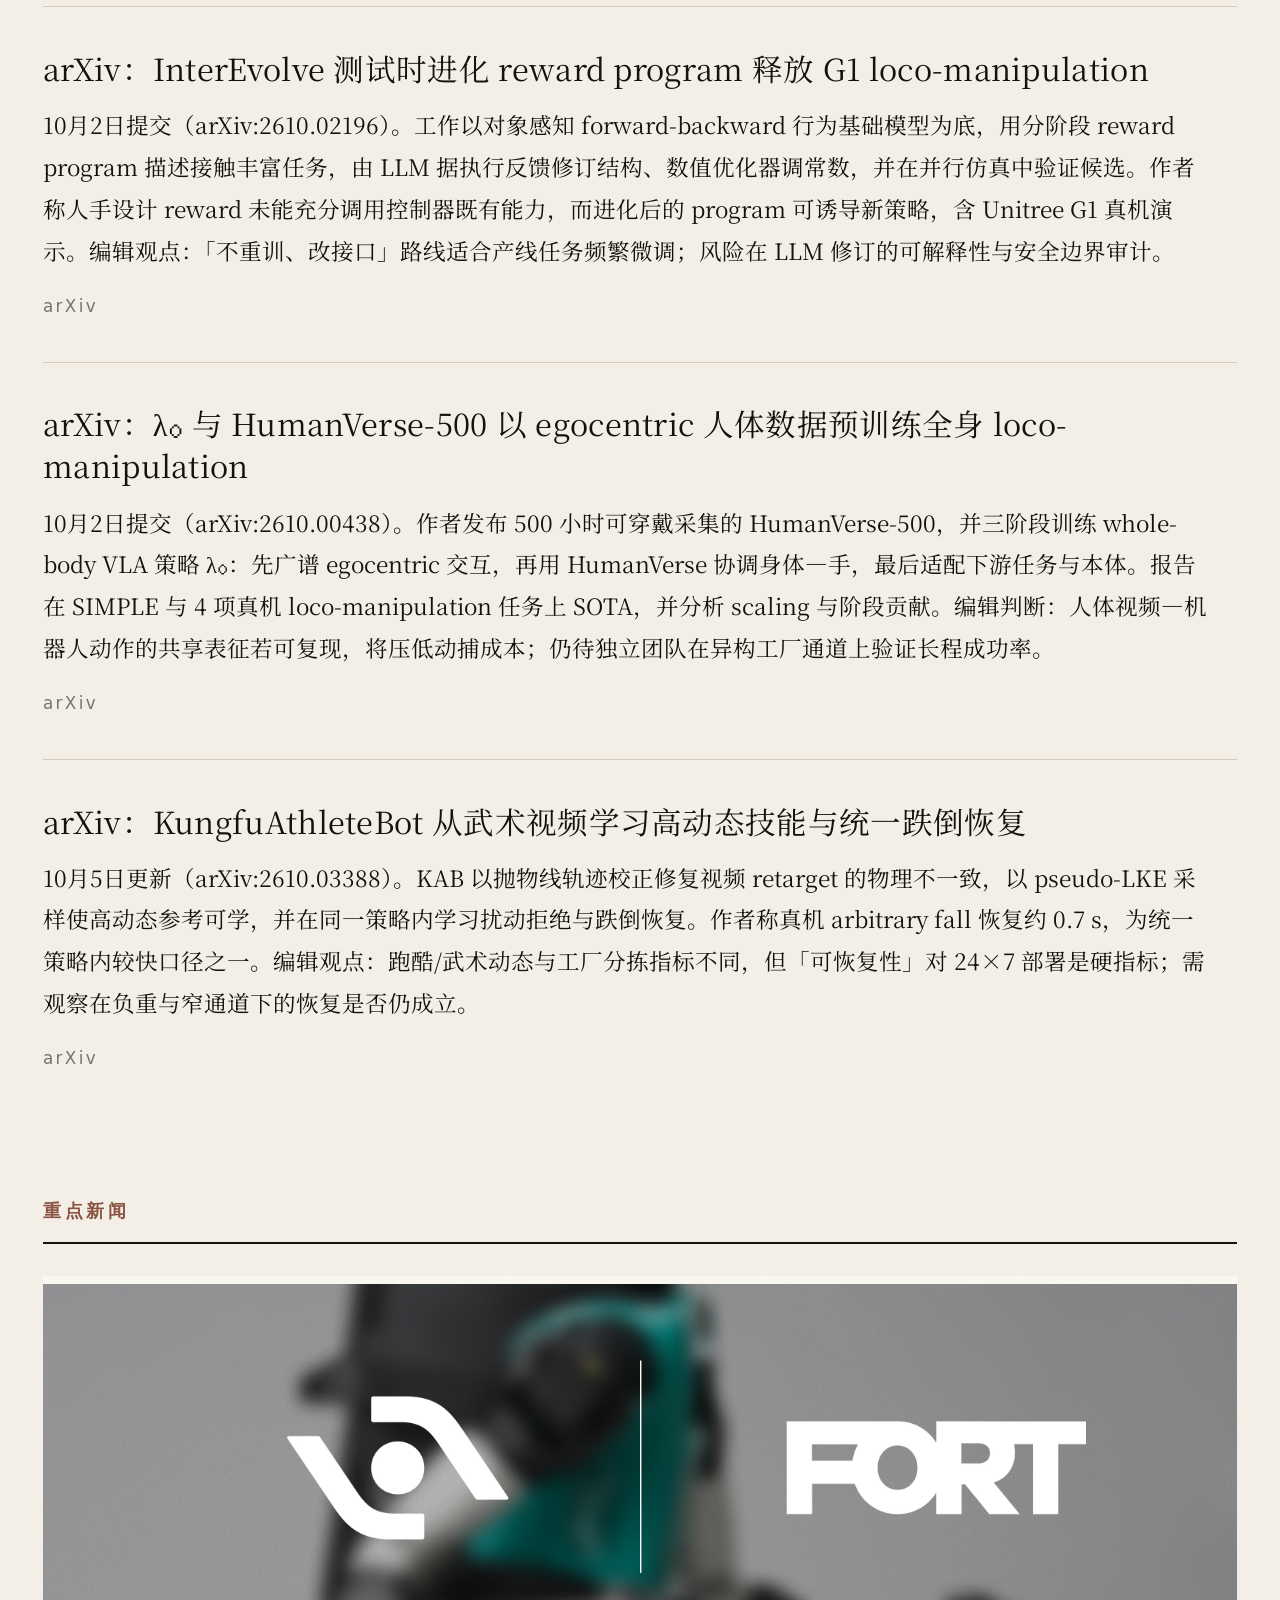
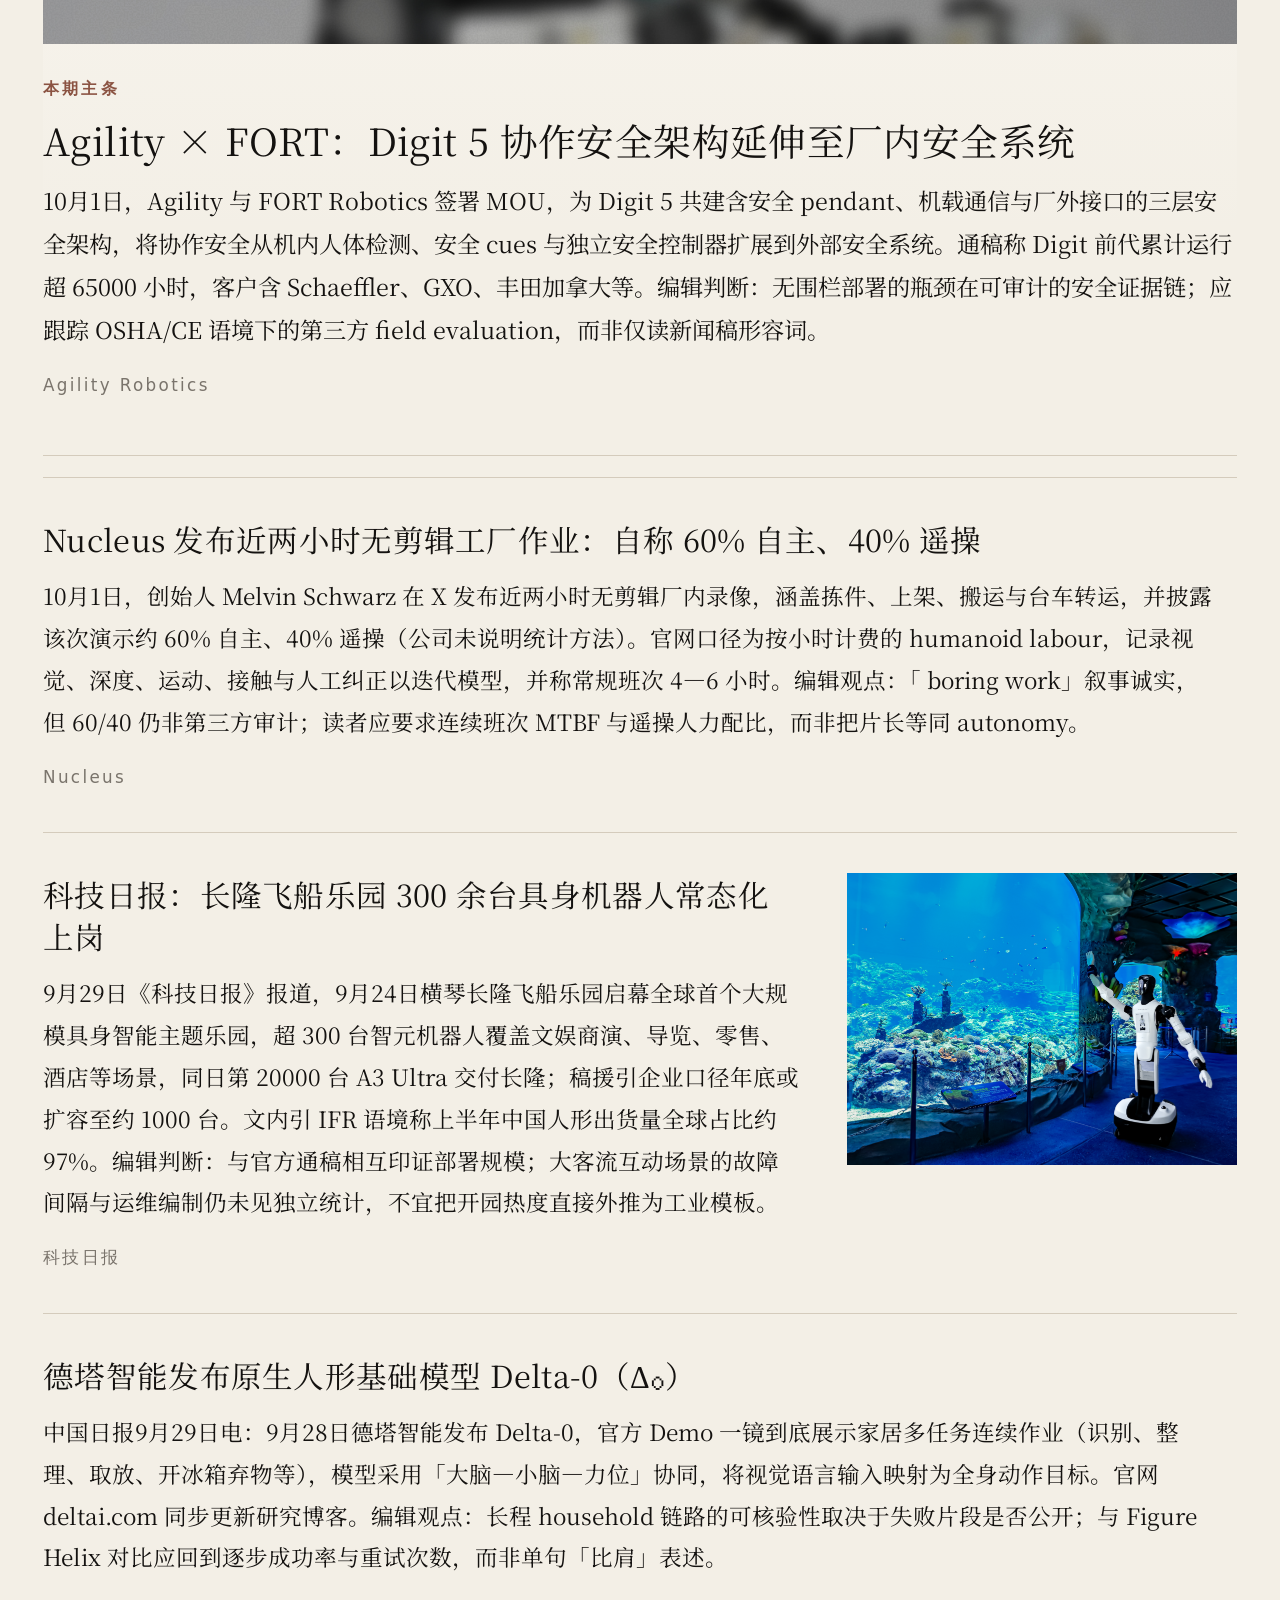
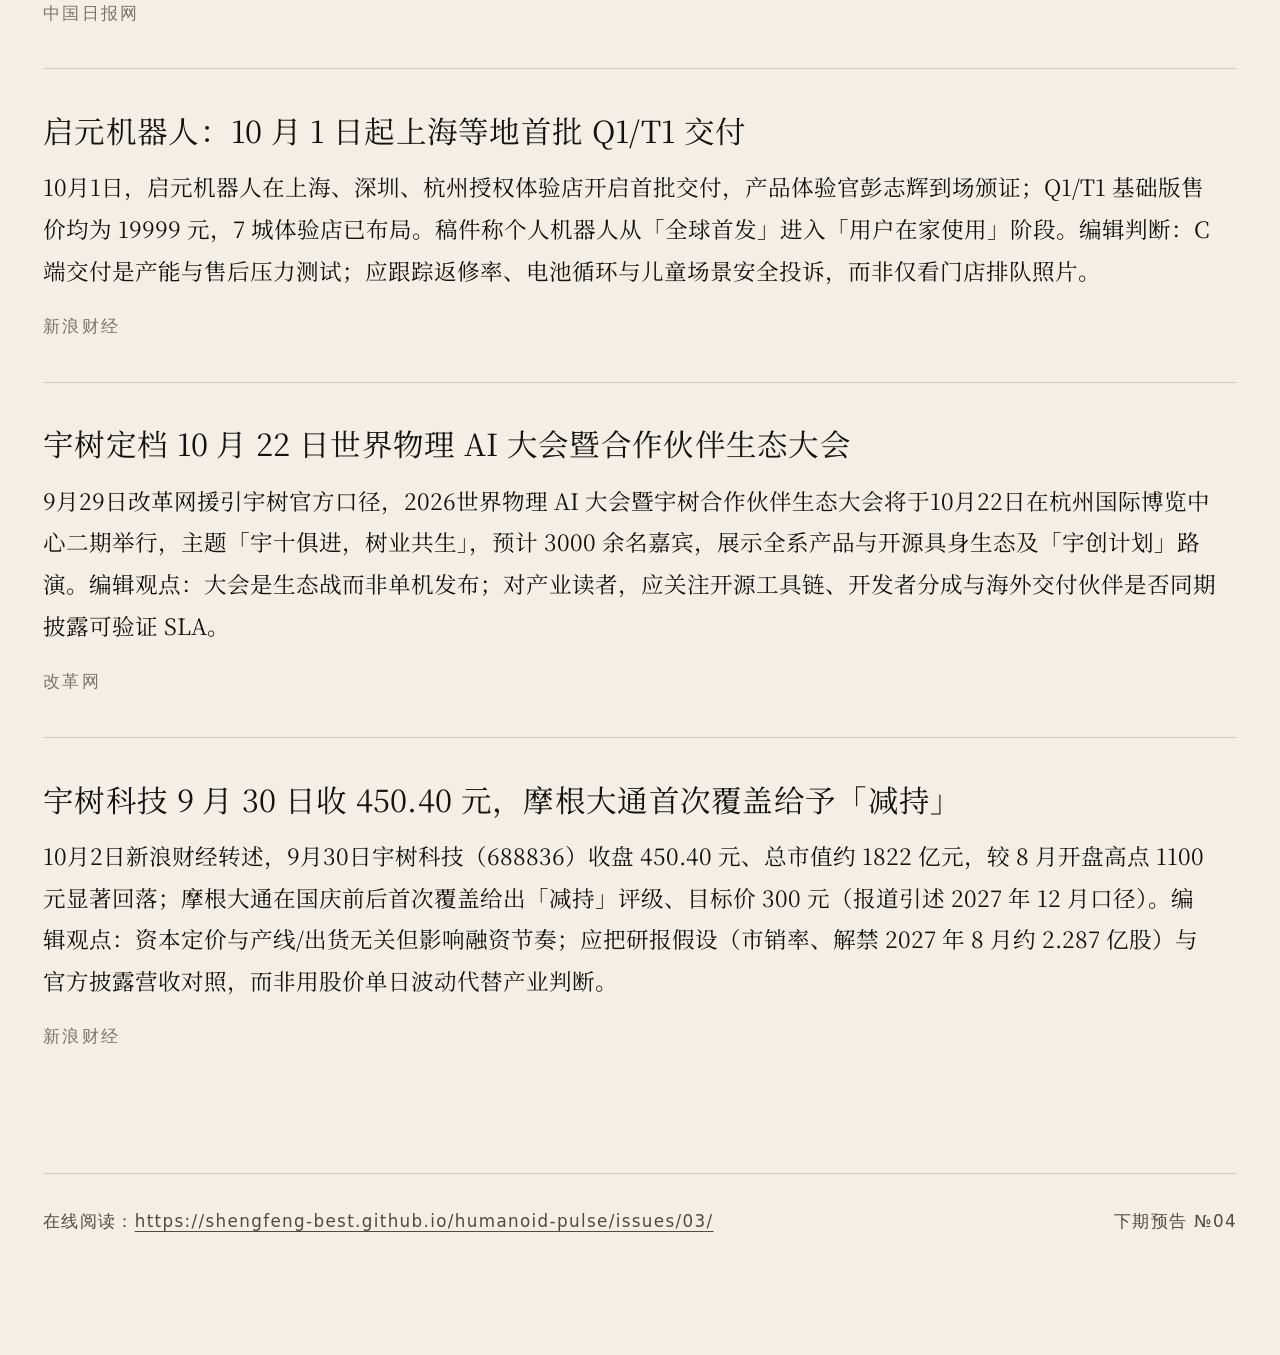
<file: docs/site/issues/03/index.html>
<!DOCTYPE html>
<html lang="zh-CN">
<head>
  <meta charset="utf-8" />
  <meta name="viewport" content="width=device-width, initial-scale=1" />
  <title>人形脉冲 №03 · 2026.09.29–10.05</title>
  <!-- Build may inline fonts.css; path is relative to templates/ for local preview -->
  <style>
/* Self-hosted Fontsource — generated by scripts/vendor_fonts.py */
@font-face {
  font-family: "Noto Serif SC";
  font-style: normal;
  font-display: swap;
  font-weight: 400;
  src: url("../../assets/fonts/noto-serif-sc-chinese-simplified-400-normal.woff2") format("woff2");
  unicode-range: U+4E00-9FFF, U+3400-4DBF, U+F900-FAFF, U+2E80-2EFF, U+3000-303F, U+FF00-FFEF;
}

@font-face {
  font-family: "Noto Serif SC";
  font-style: normal;
  font-display: swap;
  font-weight: 400;
  src: url("../../assets/fonts/noto-serif-sc-latin-400-normal.woff2") format("woff2");
  unicode-range: U+0000-00FF, U+0131, U+0152-0153, U+02BB-02BC, U+02C6, U+02DA, U+02DC,
    U+0304, U+0308, U+0329, U+2000-206F, U+20AC, U+2122, U+2191, U+2193, U+2212, U+2215,
    U+FEFF, U+FFFD;
}

@font-face {
  font-family: "Source Serif 4";
  font-style: normal;
  font-display: swap;
  font-weight: 400;
  src: url("../../assets/fonts/source-serif-4-latin-400-normal.woff2") format("woff2");
  unicode-range: U+0000-00FF, U+0131, U+0152-0153, U+02BB-02BC, U+02C6, U+02DA, U+02DC,
    U+0304, U+0308, U+0329, U+2000-206F, U+20AC, U+2122, U+2191, U+2193, U+2212, U+2215,
    U+FEFF, U+FFFD;
}

  </style>
  <style>
    :root {
      --paper: #F3EFE6;
      --ink: #141210;
      --muted: #4F4A43;
      --rule: #D4CBBC;
      --accent: #8B5342;
      --source: #7A746C;
      --wash: #E7E0D3;
      --surface: #FAF7F1;
    }

    *, *::before, *::after { box-sizing: border-box; }

    html {
      /* 手机偏大、桌面随屏宽略增，避免手机反而缩小 */
      font-size: clamp(19.5px, 0.55vw + 17.5px, 21.5px);
      -webkit-text-size-adjust: 100%;
      text-size-adjust: 100%;
    }

    body {
      margin: 0;
      background:
        radial-gradient(ellipse 90% 55% at 50% -8%, #e8e0d2 0%, transparent 58%),
        var(--paper);
      color: var(--ink);
      font-family: "Noto Serif SC", "Source Serif 4", Georgia, serif;
      font-size: 1.05rem;
      line-height: 1.85;
      font-feature-settings: "kern" 1, "liga" 1;
      text-rendering: optimizeLegibility;
      -webkit-font-smoothing: antialiased;
    }

    a {
      color: var(--ink);
      text-decoration-thickness: 1px;
      text-underline-offset: 0.22em;
    }

    a:hover { color: var(--accent); }

    .wrap {
      width: min(100% - 2.5rem, 1280px);
      max-width: 1280px;
      margin: 0 auto;
      padding: 2.75rem 0 5.5rem;
    }

    .masthead {
      display: flex;
      flex-wrap: wrap;
      align-items: baseline;
      justify-content: space-between;
      gap: 0.65rem 1.75rem;
      padding: 0 0 1.15rem;
      border-bottom: 2px solid var(--ink);
      box-shadow: 0 1px 0 var(--rule);
      font-family: system-ui, sans-serif;
      font-size: 0.78rem;
      letter-spacing: 0.18em;
      text-transform: uppercase;
      color: var(--muted);
    }

    .masthead-brand {
      color: var(--accent);
      font-weight: 650;
    }

    .masthead-date {
      letter-spacing: 0.06em;
      text-transform: none;
      font-variant-numeric: tabular-nums;
    }

    .issue-title {
      margin: 2rem 0 1rem;
      font-size: clamp(2.75rem, 5.5vw, 4.25rem);
      line-height: 1.05;
      font-weight: 400;
      letter-spacing: 0.04em;
    }

    .lede {
      margin: 0 0 2rem;
      max-width: min(52em, 100%);
      color: var(--muted);
      font-size: 1.15rem;
      line-height: 1.8;
    }

    .cover {
      margin: 0 0 2.5rem;
    }

    .cover-frame {
      margin: 0;
      background: var(--wash);
      overflow: hidden;
    }

    .cover-image {
      display: block;
      width: 100%;
      height: clamp(260px, 48vh, 560px);
      object-fit: cover;
      object-position: center 38%;
    }

    .cover-caption {
      margin: 0.85rem 0 0;
      padding-top: 0.65rem;
      border-top: 1px solid var(--rule);
      font-family: system-ui, sans-serif;
      font-size: 0.72rem;
      letter-spacing: 0.1em;
      color: var(--source);
    }

    .anchors {
      display: grid;
      grid-template-columns: repeat(3, 1fr);
      gap: 1rem 1.5rem;
      margin: 0 0 3.25rem;
      padding: 1.35rem 0;
      border-top: 1px solid var(--rule);
      border-bottom: 1px solid var(--rule);
      list-style: none;
      background: linear-gradient(180deg, var(--surface) 0%, transparent 100%);
    }

    .anchors a {
      display: block;
      padding: 0.45rem 0;
      font-family: system-ui, sans-serif;
      font-size: 0.78rem;
      letter-spacing: 0.16em;
      text-decoration: none;
      color: var(--muted);
    }

    .anchors a:hover { color: var(--accent); }

    .anchors .num {
      display: block;
      margin-bottom: 0.5rem;
      color: var(--accent);
      font-weight: 650;
    }

    .anchors .label {
      font-family: "Noto Serif SC", "Source Serif 4", Georgia, serif;
      font-size: 1.2rem;
      letter-spacing: 0.02em;
      color: var(--ink);
      text-transform: none;
      line-height: 1.35;
    }

    .section {
      margin: 0 0 3.75rem;
    }

    .section-label {
      margin: 0 0 1.5rem;
      padding-bottom: 0.7rem;
      border-bottom: 2.5px solid var(--ink);
      font-family: system-ui, sans-serif;
      font-size: 0.82rem;
      letter-spacing: 0.2em;
      text-transform: uppercase;
      color: var(--accent);
      font-weight: 650;
    }

    .item {
      padding: 1.85rem 0;
      border-top: 1px solid var(--rule);
    }

    .item:first-of-type { border-top: none; padding-top: 0.35rem; }

    .item--with-image {
      display: grid;
      grid-template-columns: minmax(0, 1.55fr) minmax(240px, 0.9fr);
      gap: 1.75rem 2.25rem;
      align-items: start;
    }

    .item--featured {
      display: block;
      padding: 2.25rem 0 2.5rem;
      margin: 0.5rem 0 1rem;
      border-top: none;
      border-bottom: 1px solid var(--rule);
      background: linear-gradient(180deg, var(--surface) 0%, transparent 72%);
    }

    .item--featured .item-image-wrap {
      margin: 0 0 1.4rem;
      background: var(--wash);
      overflow: hidden;
    }

    .item--featured .item-image {
      width: 100%;
      height: clamp(240px, 40vh, 520px);
      object-fit: cover;
    }

    .item--featured .item-title {
      font-size: clamp(1.75rem, 2.8vw, 2.35rem);
      line-height: 1.28;
      max-width: min(28em, 100%);
      letter-spacing: 0.01em;
    }

    .item--featured .item-summary {
      max-width: min(52em, 100%);
      font-size: 1.08rem;
      line-height: 1.85;
    }

    .item-kicker {
      margin: 0 0 0.55rem;
      font-family: system-ui, sans-serif;
      font-size: 0.75rem;
      letter-spacing: 0.2em;
      text-transform: uppercase;
      color: var(--accent);
      font-weight: 650;
    }

    .item-title {
      margin: 0 0 0.7rem;
      font-size: 1.42rem;
      line-height: 1.38;
      font-weight: 400;
      letter-spacing: 0.01em;
    }

    .item-title a { text-decoration: none; }
    .item-title a:hover { text-decoration: underline; }

    .item-summary {
      margin: 0 0 0.9rem;
      max-width: min(52em, 100%);
      color: var(--ink);
      font-size: 1.05rem;
      line-height: 1.85;
    }

    .item-source {
      margin: 0;
      font-family: system-ui, sans-serif;
      font-size: 0.78rem;
      letter-spacing: 0.14em;
      color: var(--source);
    }

    .item-image-wrap {
      margin: 0;
      background: var(--wash);
      overflow: hidden;
    }

    .item-image {
      display: block;
      width: 100%;
      height: auto;
      vertical-align: middle;
      border: 0;
    }

    .item--with-image:not(.item--featured) .item-image {
      aspect-ratio: 4 / 3;
      object-fit: cover;
      min-height: 180px;
    }

    .item-body { min-width: 0; }

    .footer {
      margin-top: 3.5rem;
      padding-top: 1.5rem;
      border-top: 1px solid var(--rule);
      font-family: system-ui, sans-serif;
      font-size: 0.78rem;
      letter-spacing: 0.08em;
      color: var(--muted);
      display: flex;
      flex-wrap: wrap;
      gap: 0.85rem 1.75rem;
      justify-content: space-between;
    }

    .footer a { color: var(--muted); }
    .footer a:hover { color: var(--accent); }

    /* 平板：仍双栏，略收紧 */
    @media (max-width: 960px) {
      .wrap { width: min(100% - 2rem, 1280px); }
      .item--with-image {
        grid-template-columns: minmax(0, 1.35fr) minmax(200px, 0.95fr);
        gap: 1.35rem 1.5rem;
      }
    }

    /* 手机：更大字号、单栏、更好点按 */
    @media (max-width: 720px) {
      html { font-size: clamp(20px, 4.6vw, 22px); }
      body { line-height: 1.9; }
      .wrap {
        width: min(100% - 1.5rem, 1280px);
        padding: 1.5rem 0 4rem;
      }
      .masthead { font-size: 0.72rem; letter-spacing: 0.12em; }
      .issue-title {
        margin: 1.35rem 0 0.85rem;
        font-size: clamp(2.4rem, 11vw, 3rem);
      }
      .lede { font-size: 1.08rem; max-width: none; }
      .anchors {
        grid-template-columns: 1fr;
        gap: 0.35rem;
        margin-bottom: 2.25rem;
      }
      .anchors .label { font-size: 1.15rem; }
      .cover-image { height: clamp(200px, 38vh, 320px); }
      .item { padding: 1.55rem 0; }
      .item--with-image { grid-template-columns: 1fr; }
      .item--with-image .item-image-wrap { order: -1; margin-bottom: 0.85rem; }
      .item--with-image:not(.item--featured) .item-image {
        min-height: 200px;
        aspect-ratio: 16 / 10;
      }
      .item--featured { padding: 1.5rem 0 1.85rem; }
      .item--featured .item-title { font-size: 1.55rem; max-width: none; }
      .item--featured .item-summary,
      .item-summary { max-width: none; font-size: 1.05rem; }
      .item-title { font-size: 1.28rem; }
      .item-kicker { font-size: 0.72rem; }
      .footer { font-size: 0.75rem; word-break: break-all; }
    }

    /* 大屏桌面：用满宽栏，正文不再人为收窄 */
    @media (min-width: 1200px) {
      .wrap { width: min(100% - 4rem, 1320px); }
      .item--with-image {
        grid-template-columns: minmax(0, 1.65fr) minmax(280px, 0.85fr);
      }
    }
  </style>
</head>
<body>
  <article class="wrap">
    <header class="masthead">
      <span class="masthead-brand">PULSE · №03</span>
      <span class="masthead-date">2026.09.29–10.05</span>
    </header>

    <h1 class="issue-title">人形脉冲</h1>
    <p class="lede">本周主线从「能上台」转向「能并排干活、能记账」：Agility 以 Digit 5 与 FORT 把协作安全推到产线围栏外，Nucleus 则用近两小时无剪辑工时公开 60/40 自主—遥操配比。国内安徽升级机器人「路线图」、北京首台套认定联通格物 RaaS，与宇树定档 10·22 物理 AI 大会并置，编辑判断：C 端交付与资本定价须与连续运行工时同屏阅读。</p>

    <figure class="cover">
  <div class="cover-frame"><img class="cover-image" src="assets/agibot-chimelong.png" alt="封面 · 智元 AGIBOT 长隆飞船乐园大规模部署（官方通稿图）" /></div>
  <figcaption class="cover-caption">封面 · 智元 AGIBOT 长隆飞船乐园大规模部署（官方通稿图）</figcaption>
</figure>

    <nav aria-label="本期锚点">
      <ul class="anchors">
        <li>
          <a href="#section-policy">
            <span class="num">01</span>
            <span class="label">国内政策</span>
          </a>
        </li>
        <li>
          <a href="#section-frontier">
            <span class="num">02</span>
            <span class="label">国外前沿</span>
          </a>
        </li>
        <li>
          <a href="#section-news">
            <span class="num">03</span>
            <span class="label">重点新闻</span>
          </a>
        </li>
      </ul>
    </nav>

    <section class="section" id="section-policy">
  <h2 class="section-label">国内政策</h2>
  <article class="item">
  <div class="item-body">
        <h3 class="item-title"><a href="https://ah.ifeng.com/c/8wn58V2EmAa">安徽印发机器人产业高质量发展实施意见：2030 人形产量进全国第一梯队</a></h3>
    <p class="item-summary">9月28日下午，省政府新闻办解读《关于推动机器人产业高质量发展的实施意见》（皖政办〔2026〕9号）。文件提出到2030年工业机器人产量全国前列、人形机器人产量全国第一梯队，并在喷涂、防爆、仓储物流等10个以上细分领域争领先；2027—2030年省级财政拟每年安排5亿元，并设立百亿规模机器人产业基金群。编辑判断：与柳州、静海等南北产能叙事形成对照，关键在「爆款产品+场景复制」能否产出可计量的实景数据，而非仅看发布会口径。</p>
    <p class="item-source">凤凰网（安徽频道）</p>
  </div>
</article><article class="item">
  <div class="item-body">
        <h3 class="item-title"><a href="https://economy.gmw.cn/2026-09/30/content_39030173.htm">北京第三批首台（套）目录：联通格物具身智能 RaaS 平台入选</a></h3>
    <p class="item-summary">9月30日，光明网援引中国日报网称，《北京市2026年第三批首台（套）重大技术装备目录》公布，联通数科「联通格物具身智能 RaaS 平台」入选。通稿介绍平台以「统一智能物模型+协议插件化+数据标准化」纳管跨厂商机器人，并回溯 2026 世界人形机器人运动会期间纳管近 200 种、2000 余台设备。编辑观点：首台套认定价值在异构 fleet 的可运维与 RaaS 计费闭环，对整机企业而言是「接入标准」信号，而非单点硬件补贴。</p>
    <p class="item-source">光明网</p>
  </div>
</article><article class="item">
  <div class="item-body">
        <h3 class="item-title"><a href="https://gdii.gd.gov.cn/zwgk/tzgg1011/content/post_4948451.html">广东省「机器人+」具身智能案例：地市审核推荐 10 月 10 日截止</a></h3>
    <p class="item-summary">省工信厅通知明确，具身智能典型场景案例线上申报已于9月24日截止，各地市对申报材料的审核推荐截止日为10月10日。征集面向制造、医疗、物流、养老、教育、商业社区、政务文旅、居家康养等八大领域已实景落地案例。编辑判断：本期窗口正值地市初审冲刺周，入选清单将直接影响部委推广与采购口径；企业应核对属地推荐节点，避免仅完成省级上传而错失推荐资格。</p>
    <p class="item-source">广东省工业和信息化厅</p>
  </div>
</article><article class="item">
  <div class="item-body">
        <h3 class="item-title"><a href="https://www.miit.gov.cn/zwgk/zcwj/wjfb/tz/art/2026/art_f291ccd3da4c47ce95741de63cc088e6.html">实景实训专项行动：11 月 30 日前须报送成效总结</a></h3>
    <p class="item-summary">工信厅联科函〔2026〕256号要求，2026年11月30日前各省级工业和信息化主管部门与有关央企全面总结专项行动完成情况，统计场景应用成效指标并报送。通知目标为年底在代表性场景完成应用验证与常态部署、形成百个以上高价值场景。编辑观点：距截止尚有两月，但「可核验工时、失败率、经济可行性」需从现在开始留痕；与安徽、广东场景征集叠加，实质是把演示视频换成可审计的部署台账。</p>
    <p class="item-source">工信部</p>
  </div>
</article>
</section>

<section class="section" id="section-frontier">
  <h2 class="section-label">国外前沿</h2>
  <article class="item">
  <div class="item-body">
        <h3 class="item-title"><a href="https://arxiv.org/abs/2610.00198">arXiv：HumanoidTTT 测试时选择性复用已验证全身动作</a></h3>
    <p class="item-summary">10月2日提交（arXiv:2610.00198）。HumanoidTTT 在持续部署中仅当入口状态「认证适用」时才授权整段动作复用，否则重新生成；并以测试时能力巩固在有限存储中保留高复用动作。作者报告零不安全接受、相对新生成约16.4× 端到端加速，且在线巩固较冻结存储减少生成调用。编辑判断：价值在降低重复任务的推理延迟；产业侧应关注认证状态如何与 MES/安全联锁对齐，而非只看仿真加速比。</p>
    <p class="item-source">arXiv</p>
  </div>
</article><article class="item">
  <div class="item-body">
        <h3 class="item-title"><a href="https://arxiv.org/abs/2610.02196">arXiv：InterEvolve 测试时进化 reward program 释放 G1 loco-manipulation</a></h3>
    <p class="item-summary">10月2日提交（arXiv:2610.02196）。工作以对象感知 forward-backward 行为基础模型为底，用分阶段 reward program 描述接触丰富任务，由 LLM 据执行反馈修订结构、数值优化器调常数，并在并行仿真中验证候选。作者称人手设计 reward 未能充分调用控制器既有能力，而进化后的 program 可诱导新策略，含 Unitree G1 真机演示。编辑观点：「不重训、改接口」路线适合产线任务频繁微调；风险在 LLM 修订的可解释性与安全边界审计。</p>
    <p class="item-source">arXiv</p>
  </div>
</article><article class="item">
  <div class="item-body">
        <h3 class="item-title"><a href="https://arxiv.org/abs/2610.00438">arXiv：λ₀ 与 HumanVerse-500 以 egocentric 人体数据预训练全身 loco-manipulation</a></h3>
    <p class="item-summary">10月2日提交（arXiv:2610.00438）。作者发布 500 小时可穿戴采集的 HumanVerse-500，并三阶段训练 whole-body VLA 策略 λ₀：先广谱 egocentric 交互，再用 HumanVerse 协调身体—手，最后适配下游任务与本体。报告在 SIMPLE 与 4 项真机 loco-manipulation 任务上 SOTA，并分析 scaling 与阶段贡献。编辑判断：人体视频—机器人动作的共享表征若可复现，将压低动捕成本；仍待独立团队在异构工厂通道上验证长程成功率。</p>
    <p class="item-source">arXiv</p>
  </div>
</article><article class="item">
  <div class="item-body">
        <h3 class="item-title"><a href="https://arxiv.org/abs/2610.03388">arXiv：KungfuAthleteBot 从武术视频学习高动态技能与统一跌倒恢复</a></h3>
    <p class="item-summary">10月5日更新（arXiv:2610.03388）。KAB 以抛物线轨迹校正修复视频 retarget 的物理不一致，以 pseudo-LKE 采样使高动态参考可学，并在同一策略内学习扰动拒绝与跌倒恢复。作者称真机 arbitrary fall 恢复约 0.7 s，为统一策略内较快口径之一。编辑观点：跑酷/武术动态与工厂分拣指标不同，但「可恢复性」对 24×7 部署是硬指标；需观察在负重与窄通道下的恢复是否仍成立。</p>
    <p class="item-source">arXiv</p>
  </div>
</article>
</section>

<section class="section" id="section-news">
  <h2 class="section-label">重点新闻</h2>
  <article class="item item--featured">
      <div class="item-image-wrap"><img class="item-image" src="assets/agility-digit5-fort.jpg" alt="Agility × FORT：Digit 5 协作安全架构延伸至厂内安全系统" /></div>
  <div class="item-body">
    <p class="item-kicker">本期主条</p>
        <h3 class="item-title"><a href="https://www.agilityrobotics.com/content/agility-and-fort-robotics-announce-strategic-partnership-to-advance-humanoid-robot-safety">Agility × FORT：Digit 5 协作安全架构延伸至厂内安全系统</a></h3>
    <p class="item-summary">10月1日，Agility 与 FORT Robotics 签署 MOU，为 Digit 5 共建含安全 pendant、机载通信与厂外接口的三层安全架构，将协作安全从机内人体检测、安全 cues 与独立安全控制器扩展到外部安全系统。通稿称 Digit 前代累计运行超 65000 小时，客户含 Schaeffler、GXO、丰田加拿大等。编辑判断：无围栏部署的瓶颈在可审计的安全证据链；应跟踪 OSHA/CE 语境下的第三方 field evaluation，而非仅读新闻稿形容词。</p>
    <p class="item-source">Agility Robotics</p>
  </div>
</article><article class="item">
  <div class="item-body">
        <h3 class="item-title"><a href="https://nucleuslab.ai/">Nucleus 发布近两小时无剪辑工厂作业：自称 60% 自主、40% 遥操</a></h3>
    <p class="item-summary">10月1日，创始人 Melvin Schwarz 在 X 发布近两小时无剪辑厂内录像，涵盖拣件、上架、搬运与台车转运，并披露该次演示约 60% 自主、40% 遥操（公司未说明统计方法）。官网口径为按小时计费的 humanoid labour，记录视觉、深度、运动、接触与人工纠正以迭代模型，并称常规班次 4—6 小时。编辑观点：「 boring work」叙事诚实，但 60/40 仍非第三方审计；读者应要求连续班次 MTBF 与遥操人力配比，而非把片长等同 autonomy。</p>
    <p class="item-source">Nucleus</p>
  </div>
</article><article class="item item--with-image">
  <div class="item-body">
        <h3 class="item-title"><a href="https://www.stdaily.com/web/gdxw/2026-09/29/content_589516.html">科技日报：长隆飞船乐园 300 余台具身机器人常态化上岗</a></h3>
    <p class="item-summary">9月29日《科技日报》报道，9月24日横琴长隆飞船乐园启幕全球首个大规模具身智能主题乐园，超 300 台智元机器人覆盖文娱商演、导览、零售、酒店等场景，同日第 20000 台 A3 Ultra 交付长隆；稿援引企业口径年底或扩容至约 1000 台。文内引 IFR 语境称上半年中国人形出货量全球占比约 97%。编辑判断：与官方通稿相互印证部署规模；大客流互动场景的故障间隔与运维编制仍未见独立统计，不宜把开园热度直接外推为工业模板。</p>
    <p class="item-source">科技日报</p>
  </div>
      <div class="item-image-wrap"><img class="item-image" src="assets/agibot-chimelong.png" alt="科技日报：长隆飞船乐园 300 余台具身机器人常态化上岗" /></div>
</article><article class="item">
  <div class="item-body">
        <h3 class="item-title"><a href="https://cn.chinadaily.com.cn/a/202609/29/WS6abb98e2e4b09a165c78d82b.html">德塔智能发布原生人形基础模型 Delta-0（Δ₀）</a></h3>
    <p class="item-summary">中国日报9月29日电：9月28日德塔智能发布 Delta-0，官方 Demo 一镜到底展示家居多任务连续作业（识别、整理、取放、开冰箱弃物等），模型采用「大脑—小脑—力位」协同，将视觉语言输入映射为全身动作目标。官网 deltai.com 同步更新研究博客。编辑观点：长程 household 链路的可核验性取决于失败片段是否公开；与 Figure Helix 对比应回到逐步成功率与重试次数，而非单句「比肩」表述。</p>
    <p class="item-source">中国日报网</p>
  </div>
</article><article class="item">
  <div class="item-body">
        <h3 class="item-title"><a href="https://finance.sina.com.cn/jjxw/2026-10-01/doc-inittvfv5083565.shtml">启元机器人：10 月 1 日起上海等地首批 Q1/T1 交付</a></h3>
    <p class="item-summary">10月1日，启元机器人在上海、深圳、杭州授权体验店开启首批交付，产品体验官彭志辉到场颁证；Q1/T1 基础版售价均为 19999 元，7 城体验店已布局。稿件称个人机器人从「全球首发」进入「用户在家使用」阶段。编辑判断：C 端交付是产能与售后压力测试；应跟踪返修率、电池循环与儿童场景安全投诉，而非仅看门店排队照片。</p>
    <p class="item-source">新浪财经</p>
  </div>
</article><article class="item">
  <div class="item-body">
        <h3 class="item-title"><a href="http://www.cfgw.net.cn/xb/content/2026-09/29/content_25226871.html">宇树定档 10 月 22 日世界物理 AI 大会暨合作伙伴生态大会</a></h3>
    <p class="item-summary">9月29日改革网援引宇树官方口径，2026世界物理 AI 大会暨宇树合作伙伴生态大会将于10月22日在杭州国际博览中心二期举行，主题「宇十俱进，树业共生」，预计 3000 余名嘉宾，展示全系产品与开源具身生态及「宇创计划」路演。编辑观点：大会是生态战而非单机发布；对产业读者，应关注开源工具链、开发者分成与海外交付伙伴是否同期披露可验证 SLA。</p>
    <p class="item-source">改革网</p>
  </div>
</article><article class="item">
  <div class="item-body">
        <h3 class="item-title"><a href="https://finance.sina.com.cn/stock/companyt/2026-10-02/doc-inituwtp5963245.shtml">宇树科技 9 月 30 日收 450.40 元，摩根大通首次覆盖给予「减持」</a></h3>
    <p class="item-summary">10月2日新浪财经转述，9月30日宇树科技（688836）收盘 450.40 元、总市值约 1822 亿元，较 8 月开盘高点 1100 元显著回落；摩根大通在国庆前后首次覆盖给出「减持」评级、目标价 300 元（报道引述 2027 年 12 月口径）。编辑观点：资本定价与产线/出货无关但影响融资节奏；应把研报假设（市销率、解禁 2027 年 8 月约 2.287 亿股）与官方披露营收对照，而非用股价单日波动代替产业判断。</p>
    <p class="item-source">新浪财经</p>
  </div>
</article>
</section>

    <footer class="footer">
      <span>在线阅读：<a href="https://shengfeng-best.github.io/humanoid-pulse/issues/03/">https://shengfeng-best.github.io/humanoid-pulse/issues/03/</a></span>
      <span>下期预告 №04</span>
    </footer>
  </article>
</body>
</html>
</file>
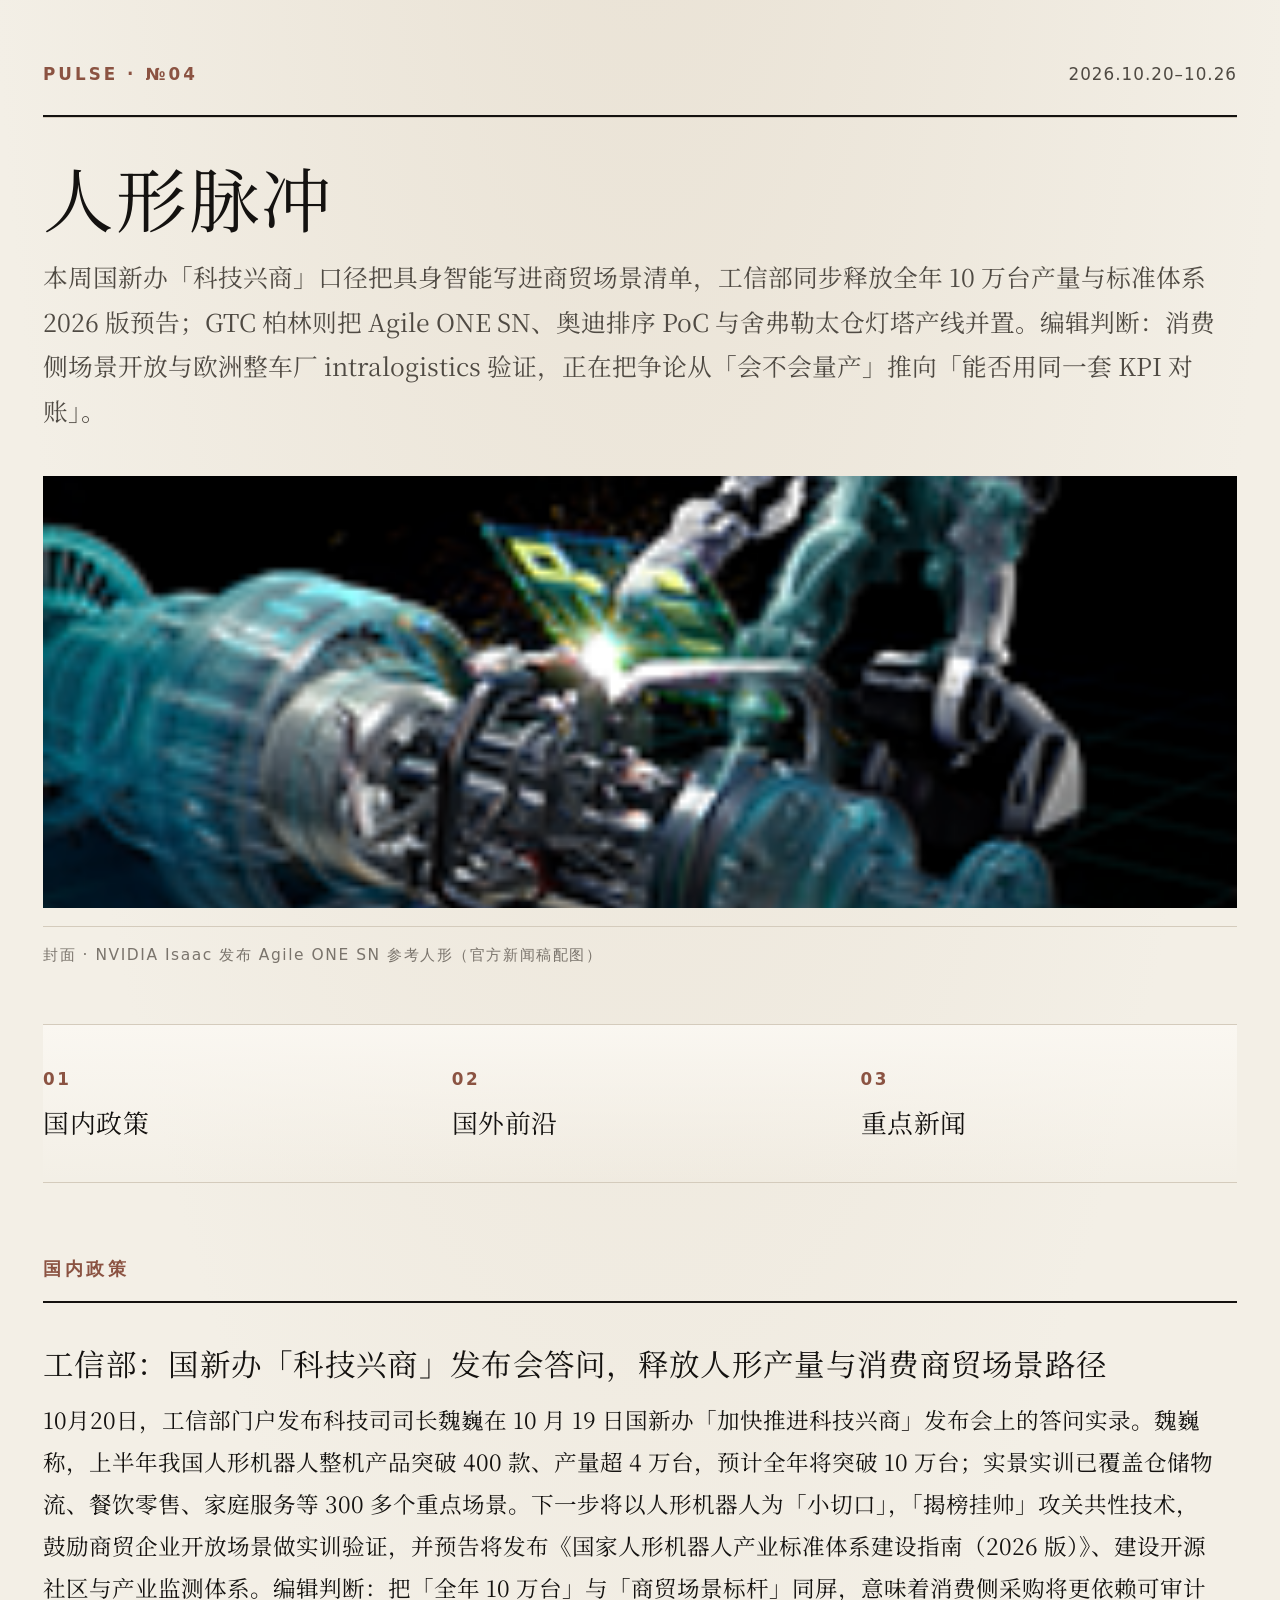
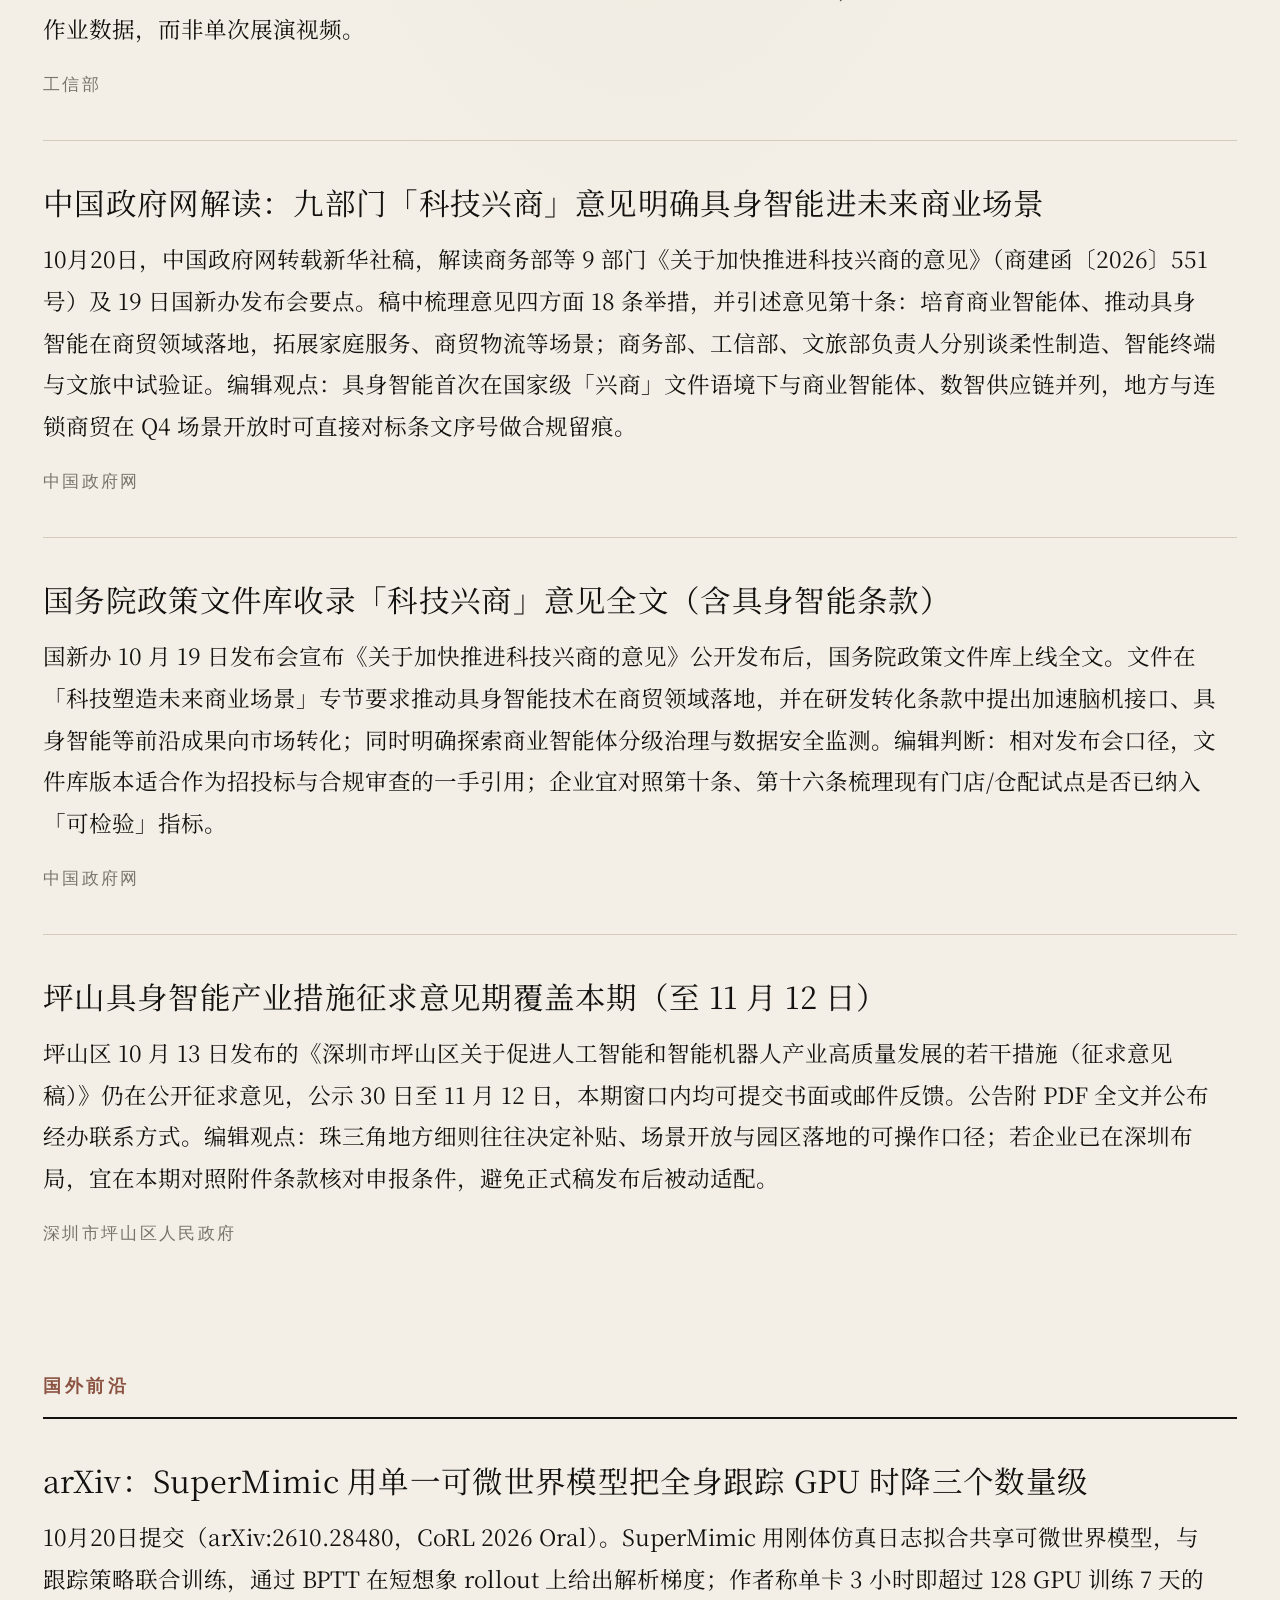
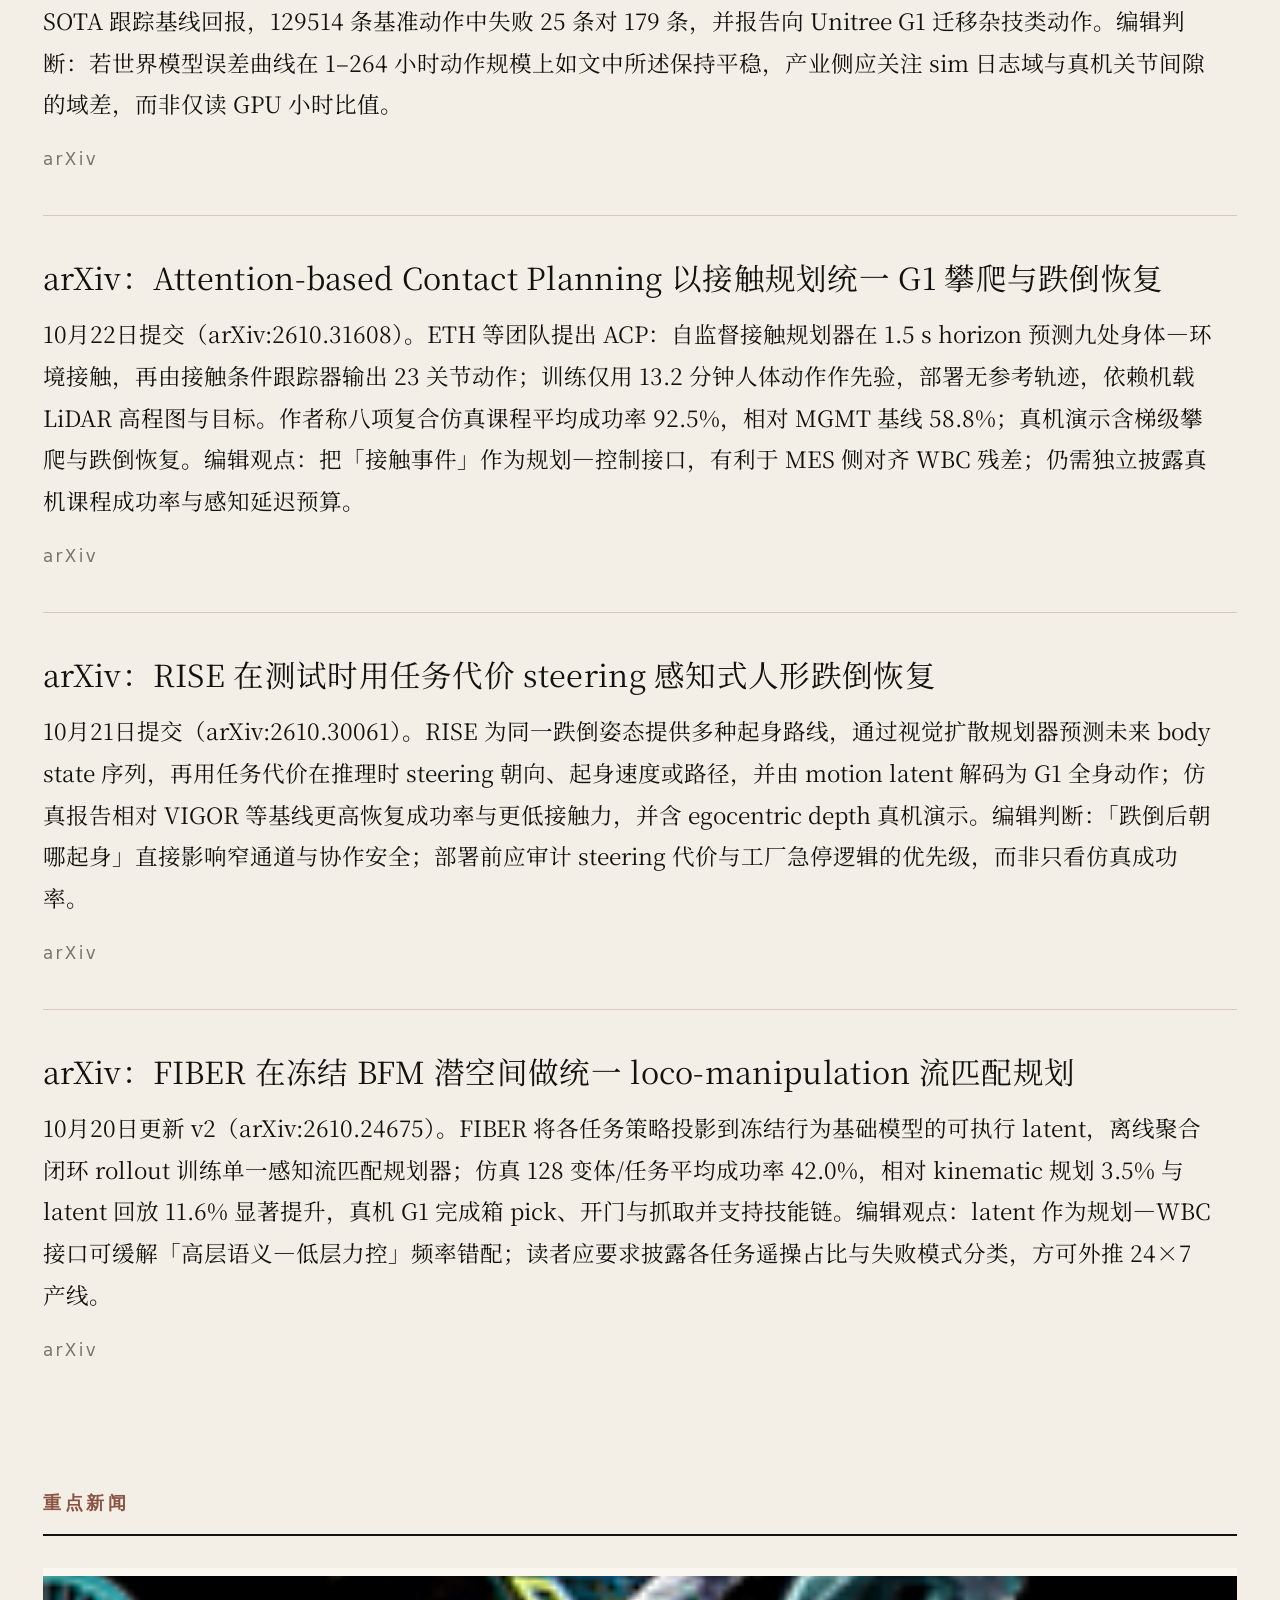
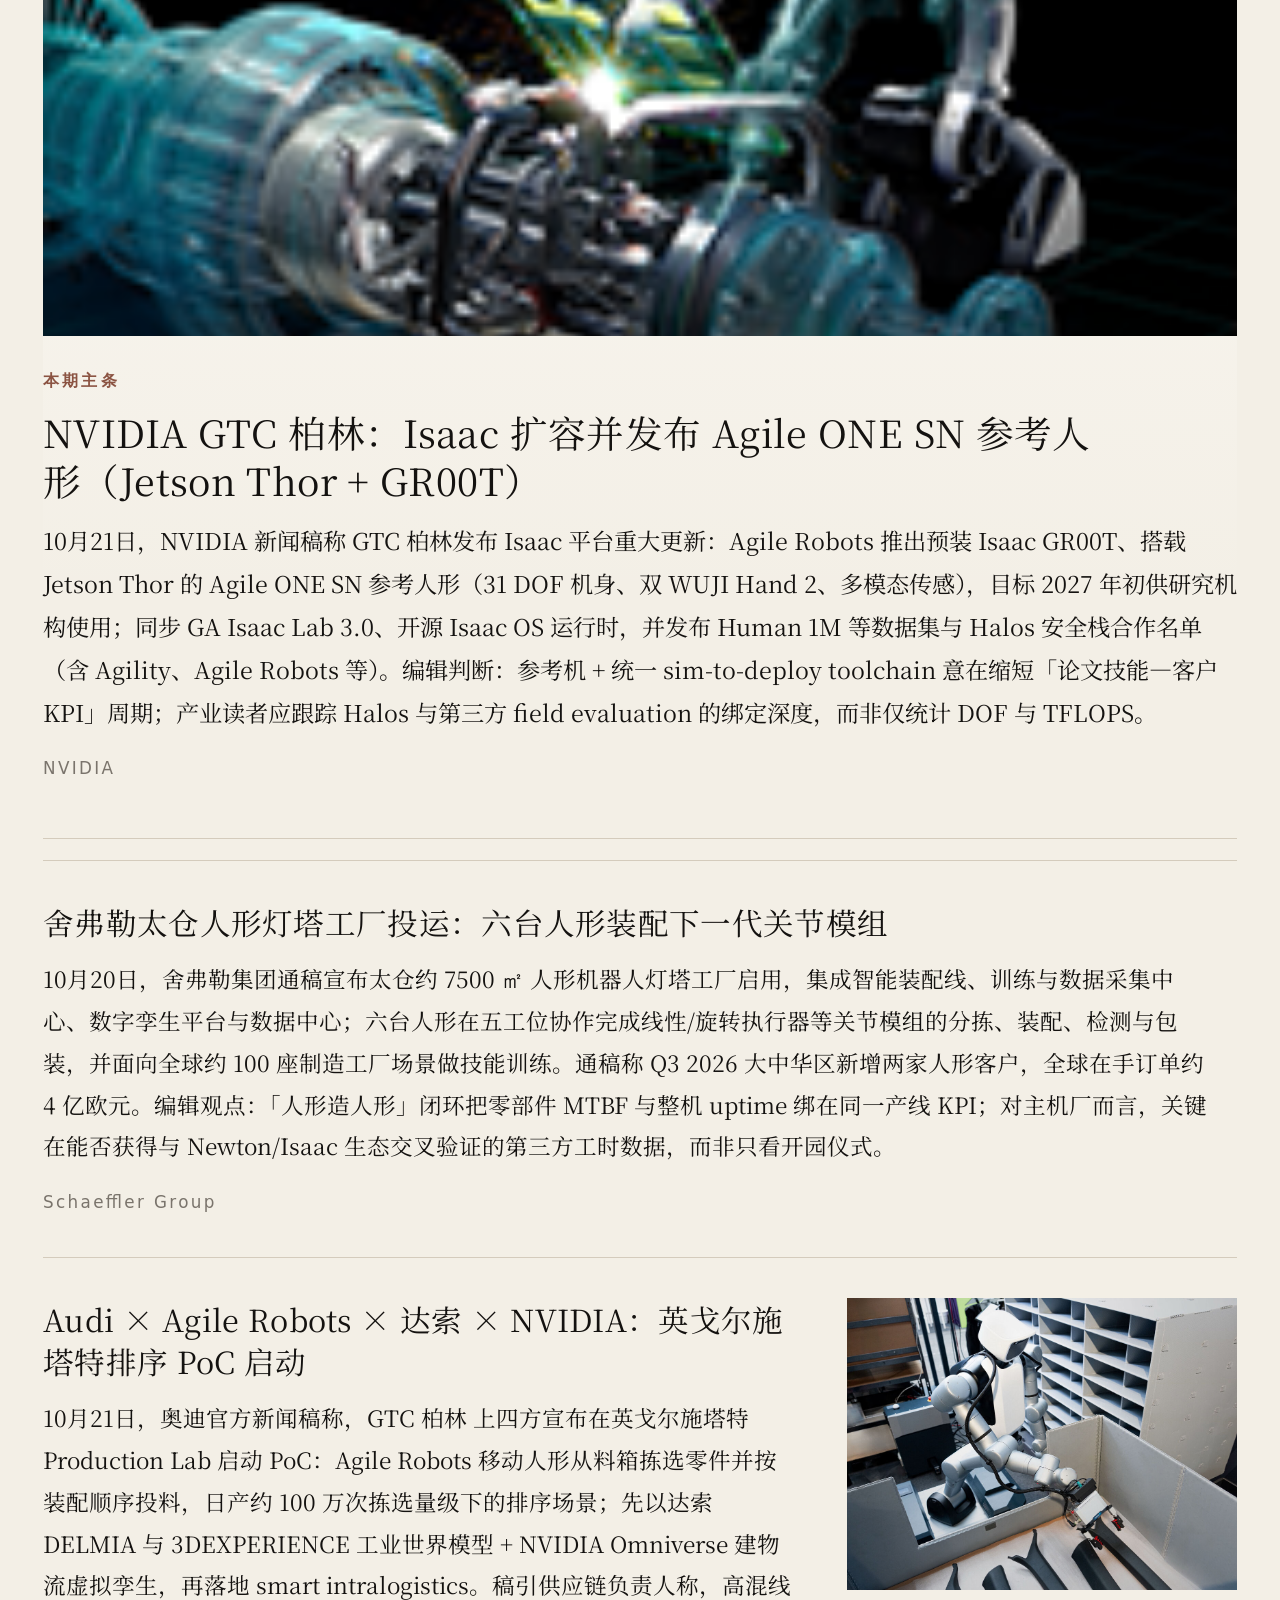
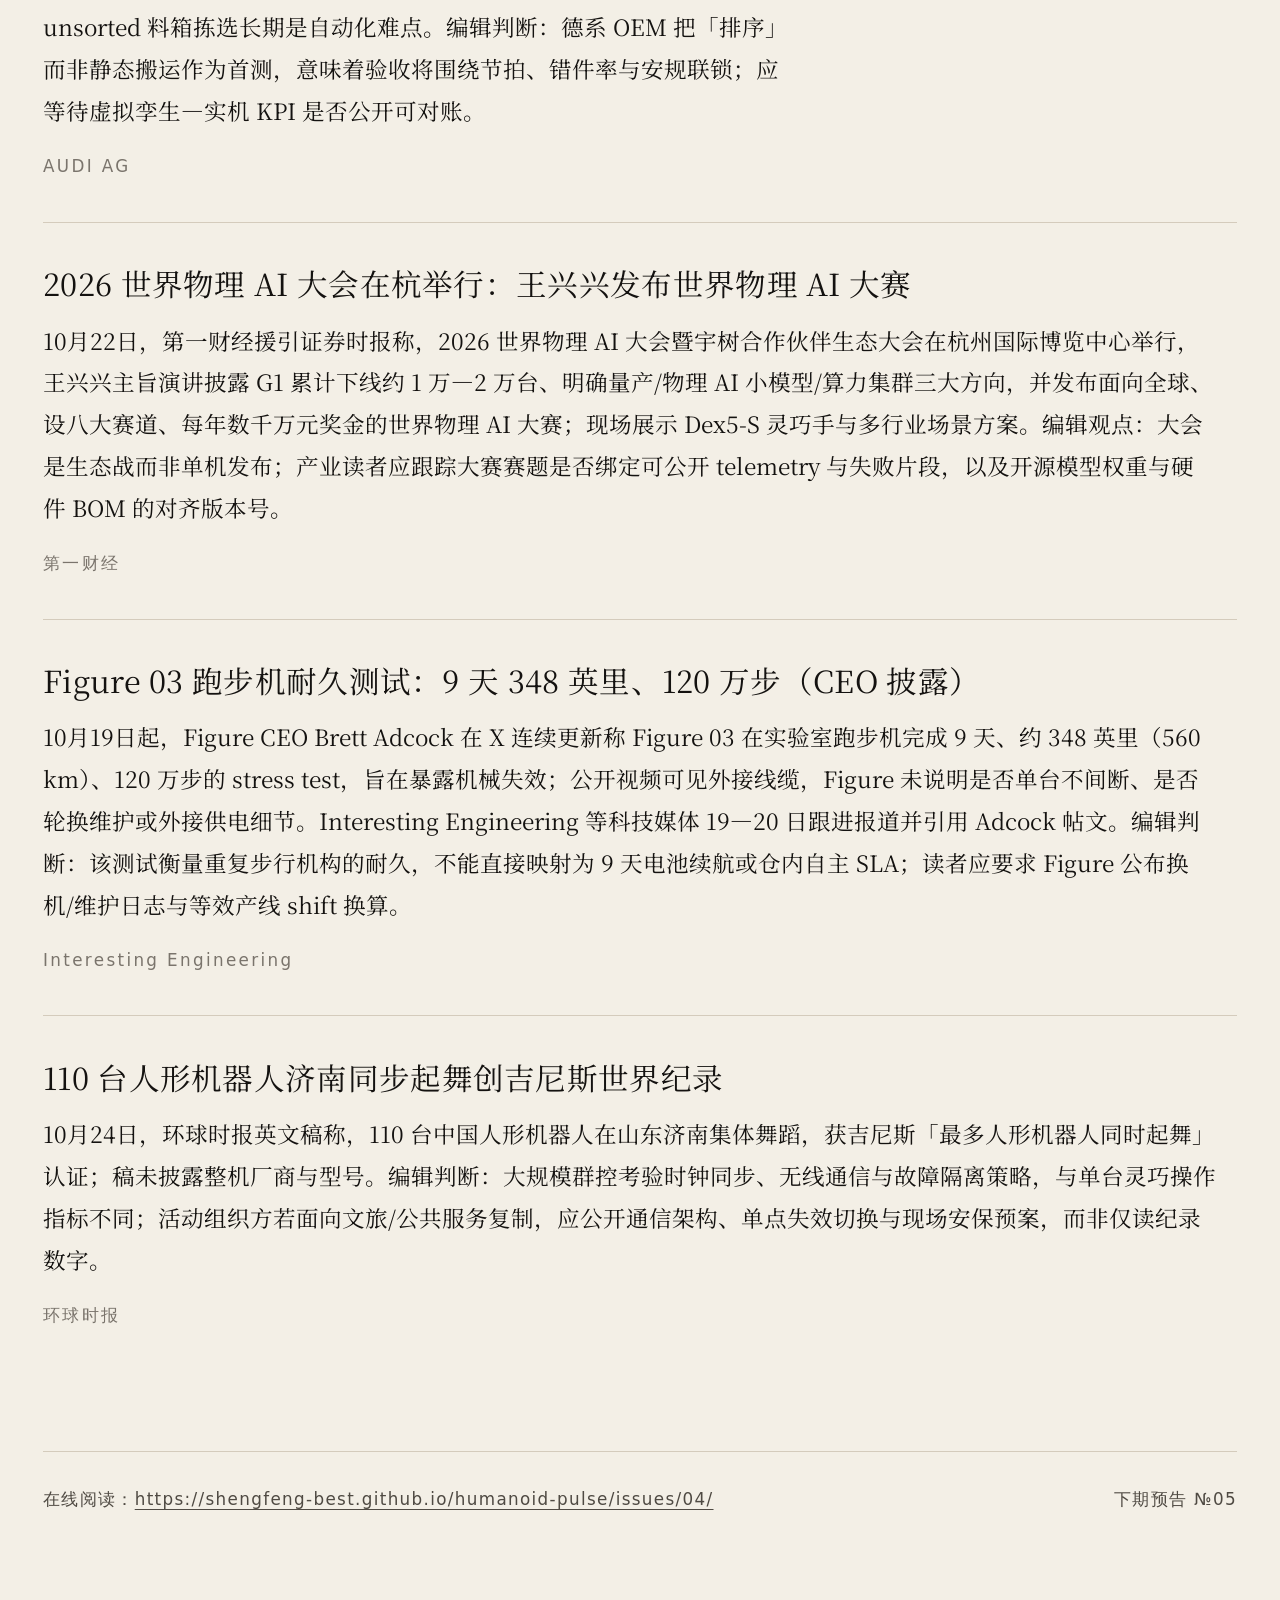
<file: docs/site/issues/04/index.html>
<!DOCTYPE html>
<html lang="zh-CN">
<head>
  <meta charset="utf-8" />
  <meta name="viewport" content="width=device-width, initial-scale=1" />
  <title>人形脉冲 №04 · 2026.10.20–10.26</title>
  <!-- Build may inline fonts.css; path is relative to templates/ for local preview -->
  <style>
/* Self-hosted Fontsource — generated by scripts/vendor_fonts.py */
@font-face {
  font-family: "Noto Serif SC";
  font-style: normal;
  font-display: swap;
  font-weight: 400;
  src: url("../../assets/fonts/noto-serif-sc-chinese-simplified-400-normal.woff2") format("woff2");
  unicode-range: U+4E00-9FFF, U+3400-4DBF, U+F900-FAFF, U+2E80-2EFF, U+3000-303F, U+FF00-FFEF;
}

@font-face {
  font-family: "Noto Serif SC";
  font-style: normal;
  font-display: swap;
  font-weight: 400;
  src: url("../../assets/fonts/noto-serif-sc-latin-400-normal.woff2") format("woff2");
  unicode-range: U+0000-00FF, U+0131, U+0152-0153, U+02BB-02BC, U+02C6, U+02DA, U+02DC,
    U+0304, U+0308, U+0329, U+2000-206F, U+20AC, U+2122, U+2191, U+2193, U+2212, U+2215,
    U+FEFF, U+FFFD;
}

@font-face {
  font-family: "Source Serif 4";
  font-style: normal;
  font-display: swap;
  font-weight: 400;
  src: url("../../assets/fonts/source-serif-4-latin-400-normal.woff2") format("woff2");
  unicode-range: U+0000-00FF, U+0131, U+0152-0153, U+02BB-02BC, U+02C6, U+02DA, U+02DC,
    U+0304, U+0308, U+0329, U+2000-206F, U+20AC, U+2122, U+2191, U+2193, U+2212, U+2215,
    U+FEFF, U+FFFD;
}

  </style>
  <style>
    :root {
      --paper: #F3EFE6;
      --ink: #141210;
      --muted: #4F4A43;
      --rule: #D4CBBC;
      --accent: #8B5342;
      --source: #7A746C;
      --wash: #E7E0D3;
      --surface: #FAF7F1;
    }

    *, *::before, *::after { box-sizing: border-box; }

    html {
      /* 手机偏大、桌面随屏宽略增，避免手机反而缩小 */
      font-size: clamp(19.5px, 0.55vw + 17.5px, 21.5px);
      -webkit-text-size-adjust: 100%;
      text-size-adjust: 100%;
    }

    body {
      margin: 0;
      background:
        radial-gradient(ellipse 90% 55% at 50% -8%, #e8e0d2 0%, transparent 58%),
        var(--paper);
      color: var(--ink);
      font-family: "Noto Serif SC", "Source Serif 4", Georgia, serif;
      font-size: 1.05rem;
      line-height: 1.85;
      font-feature-settings: "kern" 1, "liga" 1;
      text-rendering: optimizeLegibility;
      -webkit-font-smoothing: antialiased;
    }

    a {
      color: var(--ink);
      text-decoration-thickness: 1px;
      text-underline-offset: 0.22em;
    }

    a:hover { color: var(--accent); }

    .wrap {
      width: min(100% - 2.5rem, 1280px);
      max-width: 1280px;
      margin: 0 auto;
      padding: 2.75rem 0 5.5rem;
    }

    .masthead {
      display: flex;
      flex-wrap: wrap;
      align-items: baseline;
      justify-content: space-between;
      gap: 0.65rem 1.75rem;
      padding: 0 0 1.15rem;
      border-bottom: 2px solid var(--ink);
      box-shadow: 0 1px 0 var(--rule);
      font-family: system-ui, sans-serif;
      font-size: 0.78rem;
      letter-spacing: 0.18em;
      text-transform: uppercase;
      color: var(--muted);
    }

    .masthead-brand {
      color: var(--accent);
      font-weight: 650;
    }

    .masthead-date {
      letter-spacing: 0.06em;
      text-transform: none;
      font-variant-numeric: tabular-nums;
    }

    .issue-title {
      margin: 2rem 0 1rem;
      font-size: clamp(2.75rem, 5.5vw, 4.25rem);
      line-height: 1.05;
      font-weight: 400;
      letter-spacing: 0.04em;
    }

    .lede {
      margin: 0 0 2rem;
      max-width: min(52em, 100%);
      color: var(--muted);
      font-size: 1.15rem;
      line-height: 1.8;
    }

    .cover {
      margin: 0 0 2.5rem;
    }

    .cover-frame {
      margin: 0;
      background: var(--wash);
      overflow: hidden;
    }

    .cover-image {
      display: block;
      width: 100%;
      height: clamp(260px, 48vh, 560px);
      object-fit: cover;
      object-position: center 38%;
    }

    .cover-caption {
      margin: 0.85rem 0 0;
      padding-top: 0.65rem;
      border-top: 1px solid var(--rule);
      font-family: system-ui, sans-serif;
      font-size: 0.72rem;
      letter-spacing: 0.1em;
      color: var(--source);
    }

    .anchors {
      display: grid;
      grid-template-columns: repeat(3, 1fr);
      gap: 1rem 1.5rem;
      margin: 0 0 3.25rem;
      padding: 1.35rem 0;
      border-top: 1px solid var(--rule);
      border-bottom: 1px solid var(--rule);
      list-style: none;
      background: linear-gradient(180deg, var(--surface) 0%, transparent 100%);
    }

    .anchors a {
      display: block;
      padding: 0.45rem 0;
      font-family: system-ui, sans-serif;
      font-size: 0.78rem;
      letter-spacing: 0.16em;
      text-decoration: none;
      color: var(--muted);
    }

    .anchors a:hover { color: var(--accent); }

    .anchors .num {
      display: block;
      margin-bottom: 0.5rem;
      color: var(--accent);
      font-weight: 650;
    }

    .anchors .label {
      font-family: "Noto Serif SC", "Source Serif 4", Georgia, serif;
      font-size: 1.2rem;
      letter-spacing: 0.02em;
      color: var(--ink);
      text-transform: none;
      line-height: 1.35;
    }

    .section {
      margin: 0 0 3.75rem;
    }

    .section-label {
      margin: 0 0 1.5rem;
      padding-bottom: 0.7rem;
      border-bottom: 2.5px solid var(--ink);
      font-family: system-ui, sans-serif;
      font-size: 0.82rem;
      letter-spacing: 0.2em;
      text-transform: uppercase;
      color: var(--accent);
      font-weight: 650;
    }

    .item {
      padding: 1.85rem 0;
      border-top: 1px solid var(--rule);
    }

    .item:first-of-type { border-top: none; padding-top: 0.35rem; }

    .item--with-image {
      display: grid;
      grid-template-columns: minmax(0, 1.55fr) minmax(240px, 0.9fr);
      gap: 1.75rem 2.25rem;
      align-items: start;
    }

    .item--featured {
      display: block;
      padding: 2.25rem 0 2.5rem;
      margin: 0.5rem 0 1rem;
      border-top: none;
      border-bottom: 1px solid var(--rule);
      background: linear-gradient(180deg, var(--surface) 0%, transparent 72%);
    }

    .item--featured .item-image-wrap {
      margin: 0 0 1.4rem;
      background: var(--wash);
      overflow: hidden;
    }

    .item--featured .item-image {
      width: 100%;
      height: clamp(240px, 40vh, 520px);
      object-fit: cover;
    }

    .item--featured .item-title {
      font-size: clamp(1.75rem, 2.8vw, 2.35rem);
      line-height: 1.28;
      max-width: min(28em, 100%);
      letter-spacing: 0.01em;
    }

    .item--featured .item-summary {
      max-width: min(52em, 100%);
      font-size: 1.08rem;
      line-height: 1.85;
    }

    .item-kicker {
      margin: 0 0 0.55rem;
      font-family: system-ui, sans-serif;
      font-size: 0.75rem;
      letter-spacing: 0.2em;
      text-transform: uppercase;
      color: var(--accent);
      font-weight: 650;
    }

    .item-title {
      margin: 0 0 0.7rem;
      font-size: 1.42rem;
      line-height: 1.38;
      font-weight: 400;
      letter-spacing: 0.01em;
    }

    .item-title a { text-decoration: none; }
    .item-title a:hover { text-decoration: underline; }

    .item-summary {
      margin: 0 0 0.9rem;
      max-width: min(52em, 100%);
      color: var(--ink);
      font-size: 1.05rem;
      line-height: 1.85;
    }

    .item-source {
      margin: 0;
      font-family: system-ui, sans-serif;
      font-size: 0.78rem;
      letter-spacing: 0.14em;
      color: var(--source);
    }

    .item-image-wrap {
      margin: 0;
      background: var(--wash);
      overflow: hidden;
    }

    .item-image {
      display: block;
      width: 100%;
      height: auto;
      vertical-align: middle;
      border: 0;
    }

    .item--with-image:not(.item--featured) .item-image {
      aspect-ratio: 4 / 3;
      object-fit: cover;
      min-height: 180px;
    }

    .item-body { min-width: 0; }

    .footer {
      margin-top: 3.5rem;
      padding-top: 1.5rem;
      border-top: 1px solid var(--rule);
      font-family: system-ui, sans-serif;
      font-size: 0.78rem;
      letter-spacing: 0.08em;
      color: var(--muted);
      display: flex;
      flex-wrap: wrap;
      gap: 0.85rem 1.75rem;
      justify-content: space-between;
    }

    .footer a { color: var(--muted); }
    .footer a:hover { color: var(--accent); }

    /* 平板：仍双栏，略收紧 */
    @media (max-width: 960px) {
      .wrap { width: min(100% - 2rem, 1280px); }
      .item--with-image {
        grid-template-columns: minmax(0, 1.35fr) minmax(200px, 0.95fr);
        gap: 1.35rem 1.5rem;
      }
    }

    /* 手机：更大字号、单栏、更好点按 */
    @media (max-width: 720px) {
      html { font-size: clamp(20px, 4.6vw, 22px); }
      body { line-height: 1.9; }
      .wrap {
        width: min(100% - 1.5rem, 1280px);
        padding: 1.5rem 0 4rem;
      }
      .masthead { font-size: 0.72rem; letter-spacing: 0.12em; }
      .issue-title {
        margin: 1.35rem 0 0.85rem;
        font-size: clamp(2.4rem, 11vw, 3rem);
      }
      .lede { font-size: 1.08rem; max-width: none; }
      .anchors {
        grid-template-columns: 1fr;
        gap: 0.35rem;
        margin-bottom: 2.25rem;
      }
      .anchors .label { font-size: 1.15rem; }
      .cover-image { height: clamp(200px, 38vh, 320px); }
      .item { padding: 1.55rem 0; }
      .item--with-image { grid-template-columns: 1fr; }
      .item--with-image .item-image-wrap { order: -1; margin-bottom: 0.85rem; }
      .item--with-image:not(.item--featured) .item-image {
        min-height: 200px;
        aspect-ratio: 16 / 10;
      }
      .item--featured { padding: 1.5rem 0 1.85rem; }
      .item--featured .item-title { font-size: 1.55rem; max-width: none; }
      .item--featured .item-summary,
      .item-summary { max-width: none; font-size: 1.05rem; }
      .item-title { font-size: 1.28rem; }
      .item-kicker { font-size: 0.72rem; }
      .footer { font-size: 0.75rem; word-break: break-all; }
    }

    /* 大屏桌面：用满宽栏，正文不再人为收窄 */
    @media (min-width: 1200px) {
      .wrap { width: min(100% - 4rem, 1320px); }
      .item--with-image {
        grid-template-columns: minmax(0, 1.65fr) minmax(280px, 0.85fr);
      }
    }
  </style>
</head>
<body>
  <article class="wrap">
    <header class="masthead">
      <span class="masthead-brand">PULSE · №04</span>
      <span class="masthead-date">2026.10.20–10.26</span>
    </header>

    <h1 class="issue-title">人形脉冲</h1>
    <p class="lede">本周国新办「科技兴商」口径把具身智能写进商贸场景清单，工信部同步释放全年 10 万台产量与标准体系 2026 版预告；GTC 柏林则把 Agile ONE SN、奥迪排序 PoC 与舍弗勒太仓灯塔产线并置。编辑判断：消费侧场景开放与欧洲整车厂 intralogistics 验证，正在把争论从「会不会量产」推向「能否用同一套 KPI 对账」。</p>

    <figure class="cover">
  <div class="cover-frame"><img class="cover-image" src="assets/nvidia-agile-one-sn.jpg" alt="封面 · NVIDIA Isaac 发布 Agile ONE SN 参考人形（官方新闻稿配图）" /></div>
  <figcaption class="cover-caption">封面 · NVIDIA Isaac 发布 Agile ONE SN 参考人形（官方新闻稿配图）</figcaption>
</figure>

    <nav aria-label="本期锚点">
      <ul class="anchors">
        <li>
          <a href="#section-policy">
            <span class="num">01</span>
            <span class="label">国内政策</span>
          </a>
        </li>
        <li>
          <a href="#section-frontier">
            <span class="num">02</span>
            <span class="label">国外前沿</span>
          </a>
        </li>
        <li>
          <a href="#section-news">
            <span class="num">03</span>
            <span class="label">重点新闻</span>
          </a>
        </li>
      </ul>
    </nav>

    <section class="section" id="section-policy">
  <h2 class="section-label">国内政策</h2>
  <article class="item">
  <div class="item-body">
        <h3 class="item-title"><a href="https://www.miit.gov.cn/xwfb/gxdt/sjdt/art/2026/art_34e6e8e918bd424482287fc02a5cbffd.html">工信部：国新办「科技兴商」发布会答问，释放人形产量与消费商贸场景路径</a></h3>
    <p class="item-summary">10月20日，工信部门户发布科技司司长魏巍在 10 月 19 日国新办「加快推进科技兴商」发布会上的答问实录。魏巍称，上半年我国人形机器人整机产品突破 400 款、产量超 4 万台，预计全年将突破 10 万台；实景实训已覆盖仓储物流、餐饮零售、家庭服务等 300 多个重点场景。下一步将以人形机器人为「小切口」，「揭榜挂帅」攻关共性技术，鼓励商贸企业开放场景做实训验证，并预告将发布《国家人形机器人产业标准体系建设指南（2026 版）》、建设开源社区与产业监测体系。编辑判断：把「全年 10 万台」与「商贸场景标杆」同屏，意味着消费侧采购将更依赖可审计作业数据，而非单次展演视频。</p>
    <p class="item-source">工信部</p>
  </div>
</article><article class="item">
  <div class="item-body">
        <h3 class="item-title"><a href="https://www.gov.cn/zhengce/202610/content_7083758.htm">中国政府网解读：九部门「科技兴商」意见明确具身智能进未来商业场景</a></h3>
    <p class="item-summary">10月20日，中国政府网转载新华社稿，解读商务部等 9 部门《关于加快推进科技兴商的意见》（商建函〔2026〕551 号）及 19 日国新办发布会要点。稿中梳理意见四方面 18 条举措，并引述意见第十条：培育商业智能体、推动具身智能在商贸领域落地，拓展家庭服务、商贸物流等场景；商务部、工信部、文旅部负责人分别谈柔性制造、智能终端与文旅中试验证。编辑观点：具身智能首次在国家级「兴商」文件语境下与商业智能体、数智供应链并列，地方与连锁商贸在 Q4 场景开放时可直接对标条文序号做合规留痕。</p>
    <p class="item-source">中国政府网</p>
  </div>
</article><article class="item">
  <div class="item-body">
        <h3 class="item-title"><a href="https://www.gov.cn/zhengce/zhengceku/202610/content_7083721.htm">国务院政策文件库收录「科技兴商」意见全文（含具身智能条款）</a></h3>
    <p class="item-summary">国新办 10 月 19 日发布会宣布《关于加快推进科技兴商的意见》公开发布后，国务院政策文件库上线全文。文件在「科技塑造未来商业场景」专节要求推动具身智能技术在商贸领域落地，并在研发转化条款中提出加速脑机接口、具身智能等前沿成果向市场转化；同时明确探索商业智能体分级治理与数据安全监测。编辑判断：相对发布会口径，文件库版本适合作为招投标与合规审查的一手引用；企业宜对照第十条、第十六条梳理现有门店/仓配试点是否已纳入「可检验」指标。</p>
    <p class="item-source">中国政府网</p>
  </div>
</article><article class="item">
  <div class="item-body">
        <h3 class="item-title"><a href="https://www.szpsq.gov.cn/hdjlpt/yjzj/answer/53415">坪山具身智能产业措施征求意见期覆盖本期（至 11 月 12 日）</a></h3>
    <p class="item-summary">坪山区 10 月 13 日发布的《深圳市坪山区关于促进人工智能和智能机器人产业高质量发展的若干措施（征求意见稿）》仍在公开征求意见，公示 30 日至 11 月 12 日，本期窗口内均可提交书面或邮件反馈。公告附 PDF 全文并公布经办联系方式。编辑观点：珠三角地方细则往往决定补贴、场景开放与园区落地的可操作口径；若企业已在深圳布局，宜在本期对照附件条款核对申报条件，避免正式稿发布后被动适配。</p>
    <p class="item-source">深圳市坪山区人民政府</p>
  </div>
</article>
</section>

<section class="section" id="section-frontier">
  <h2 class="section-label">国外前沿</h2>
  <article class="item">
  <div class="item-body">
        <h3 class="item-title"><a href="https://arxiv.org/abs/2610.28480">arXiv：SuperMimic 用单一可微世界模型把全身跟踪 GPU 时降三个数量级</a></h3>
    <p class="item-summary">10月20日提交（arXiv:2610.28480，CoRL 2026 Oral）。SuperMimic 用刚体仿真日志拟合共享可微世界模型，与跟踪策略联合训练，通过 BPTT 在短想象 rollout 上给出解析梯度；作者称单卡 3 小时即超过 128 GPU 训练 7 天的 SOTA 跟踪基线回报，129514 条基准动作中失败 25 条对 179 条，并报告向 Unitree G1 迁移杂技类动作。编辑判断：若世界模型误差曲线在 1–264 小时动作规模上如文中所述保持平稳，产业侧应关注 sim 日志域与真机关节间隙的域差，而非仅读 GPU 小时比值。</p>
    <p class="item-source">arXiv</p>
  </div>
</article><article class="item">
  <div class="item-body">
        <h3 class="item-title"><a href="https://arxiv.org/abs/2610.31608">arXiv：Attention-based Contact Planning 以接触规划统一 G1 攀爬与跌倒恢复</a></h3>
    <p class="item-summary">10月22日提交（arXiv:2610.31608）。ETH 等团队提出 ACP：自监督接触规划器在 1.5 s  horizon 预测九处身体—环境接触，再由接触条件跟踪器输出 23 关节动作；训练仅用 13.2 分钟人体动作作先验，部署无参考轨迹，依赖机载 LiDAR 高程图与目标。作者称八项复合仿真课程平均成功率 92.5%，相对 MGMT 基线 58.8%；真机演示含梯级攀爬与跌倒恢复。编辑观点：把「接触事件」作为规划—控制接口，有利于 MES 侧对齐 WBC 残差；仍需独立披露真机课程成功率与感知延迟预算。</p>
    <p class="item-source">arXiv</p>
  </div>
</article><article class="item">
  <div class="item-body">
        <h3 class="item-title"><a href="https://arxiv.org/abs/2610.30061">arXiv：RISE 在测试时用任务代价 steering 感知式人形跌倒恢复</a></h3>
    <p class="item-summary">10月21日提交（arXiv:2610.30061）。RISE 为同一跌倒姿态提供多种起身路线，通过视觉扩散规划器预测未来 body state 序列，再用任务代价在推理时 steering 朝向、起身速度或路径，并由 motion latent 解码为 G1 全身动作；仿真报告相对 VIGOR 等基线更高恢复成功率与更低接触力，并含 egocentric depth 真机演示。编辑判断：「跌倒后朝哪起身」直接影响窄通道与协作安全；部署前应审计 steering 代价与工厂急停逻辑的优先级，而非只看仿真成功率。</p>
    <p class="item-source">arXiv</p>
  </div>
</article><article class="item">
  <div class="item-body">
        <h3 class="item-title"><a href="https://arxiv.org/abs/2610.24675">arXiv：FIBER 在冻结 BFM 潜空间做统一 loco-manipulation 流匹配规划</a></h3>
    <p class="item-summary">10月20日更新 v2（arXiv:2610.24675）。FIBER 将各任务策略投影到冻结行为基础模型的可执行 latent，离线聚合闭环 rollout 训练单一感知流匹配规划器；仿真 128 变体/任务平均成功率 42.0%，相对 kinematic 规划 3.5% 与 latent 回放 11.6% 显著提升，真机 G1 完成箱 pick、开门与抓取并支持技能链。编辑观点：latent 作为规划—WBC 接口可缓解「高层语义—低层力控」频率错配；读者应要求披露各任务遥操占比与失败模式分类，方可外推 24×7 产线。</p>
    <p class="item-source">arXiv</p>
  </div>
</article>
</section>

<section class="section" id="section-news">
  <h2 class="section-label">重点新闻</h2>
  <article class="item item--featured">
      <div class="item-image-wrap"><img class="item-image" src="assets/nvidia-agile-one-sn.jpg" alt="NVIDIA GTC 柏林：Isaac 扩容并发布 Agile ONE SN 参考人形（Jetson Thor + GR00T）" /></div>
  <div class="item-body">
    <p class="item-kicker">本期主条</p>
        <h3 class="item-title"><a href="https://nvidianews.nvidia.com/news/nvidia-advances-isaac-platform-for-general-purpose-robotics-with-new-reference-humanoid-frameworks-simulation-pipelines-and-data">NVIDIA GTC 柏林：Isaac 扩容并发布 Agile ONE SN 参考人形（Jetson Thor + GR00T）</a></h3>
    <p class="item-summary">10月21日，NVIDIA 新闻稿称 GTC 柏林发布 Isaac 平台重大更新：Agile Robots 推出预装 Isaac GR00T、搭载 Jetson Thor 的 Agile ONE SN 参考人形（31 DOF 机身、双 WUJI Hand 2、多模态传感），目标 2027 年初供研究机构使用；同步 GA Isaac Lab 3.0、开源 Isaac OS 运行时，并发布 Human 1M 等数据集与 Halos 安全栈合作名单（含 Agility、Agile Robots 等）。编辑判断：参考机 + 统一 sim-to-deploy  toolchain 意在缩短「论文技能—客户 KPI」周期；产业读者应跟踪 Halos 与第三方 field evaluation 的绑定深度，而非仅统计 DOF 与 TFLOPS。</p>
    <p class="item-source">NVIDIA</p>
  </div>
</article><article class="item">
  <div class="item-body">
        <h3 class="item-title"><a href="https://www.schaeffler.com/en/media/press-releases/press-releases-detail.jsp?id=88222851">舍弗勒太仓人形灯塔工厂投运：六台人形装配下一代关节模组</a></h3>
    <p class="item-summary">10月20日，舍弗勒集团通稿宣布太仓约 7500 ㎡ 人形机器人灯塔工厂启用，集成智能装配线、训练与数据采集中心、数字孪生平台与数据中心；六台人形在五工位协作完成线性/旋转执行器等关节模组的分拣、装配、检测与包装，并面向全球约 100 座制造工厂场景做技能训练。通稿称 Q3 2026 大中华区新增两家人形客户，全球在手订单约 4 亿欧元。编辑观点：「人形造人形」闭环把零部件 MTBF 与整机 uptime 绑在同一产线 KPI；对主机厂而言，关键在能否获得与 Newton/Isaac 生态交叉验证的第三方工时数据，而非只看开园仪式。</p>
    <p class="item-source">Schaeffler Group</p>
  </div>
</article><article class="item item--with-image">
  <div class="item-body">
        <h3 class="item-title"><a href="https://www.audi.com/en/press-releases/agile-robots-and-audi-to-transform-automotive-logistics-with-mobile-humanoids-supported-by-dassault-systemes-and-nvidia-18390">Audi × Agile Robots × 达索 × NVIDIA：英戈尔施塔特排序 PoC 启动</a></h3>
    <p class="item-summary">10月21日，奥迪官方新闻稿称，GTC 柏林 上四方宣布在英戈尔施塔特 Production Lab 启动 PoC：Agile Robots 移动人形从料箱拣选零件并按装配顺序投料，日产约 100 万次拣选量级下的排序场景；先以达索 DELMIA 与 3DEXPERIENCE 工业世界模型 + NVIDIA Omniverse 建物流虚拟孪生，再落地 smart intralogistics。稿引供应链负责人称，高混线 unsorted 料箱拣选长期是自动化难点。编辑判断：德系 OEM 把「排序」而非静态搬运作为首测，意味着验收将围绕节拍、错件率与安规联锁；应等待虚拟孪生—实机 KPI 是否公开可对账。</p>
    <p class="item-source">AUDI AG</p>
  </div>
      <div class="item-image-wrap"><img class="item-image" src="assets/audi-agile-humanoid.jpg" alt="Audi × Agile Robots × 达索 × NVIDIA：英戈尔施塔特排序 PoC 启动" /></div>
</article><article class="item">
  <div class="item-body">
        <h3 class="item-title"><a href="https://www.yicai.com/news/103404403.html">2026 世界物理 AI 大会在杭举行：王兴兴发布世界物理 AI 大赛</a></h3>
    <p class="item-summary">10月22日，第一财经援引证券时报称，2026 世界物理 AI 大会暨宇树合作伙伴生态大会在杭州国际博览中心举行，王兴兴主旨演讲披露 G1 累计下线约 1 万—2 万台、明确量产/物理 AI 小模型/算力集群三大方向，并发布面向全球、设八大赛道、每年数千万元奖金的世界物理 AI 大赛；现场展示 Dex5-S 灵巧手与多行业场景方案。编辑观点：大会是生态战而非单机发布；产业读者应跟踪大赛赛题是否绑定可公开 telemetry 与失败片段，以及开源模型权重与硬件 BOM 的对齐版本号。</p>
    <p class="item-source">第一财经</p>
  </div>
</article><article class="item">
  <div class="item-body">
        <h3 class="item-title"><a href="https://interestingengineering.com/ai-robotics/figure-03-humanoid-robot-treadmill-test">Figure 03 跑步机耐久测试：9 天 348 英里、120 万步（CEO 披露）</a></h3>
    <p class="item-summary">10月19日起，Figure CEO Brett Adcock 在 X 连续更新称 Figure 03 在实验室跑步机完成 9 天、约 348 英里（560 km）、120 万步的 stress test，旨在暴露机械失效；公开视频可见外接线缆，Figure 未说明是否单台不间断、是否轮换维护或外接供电细节。Interesting Engineering 等科技媒体 19—20 日跟进报道并引用 Adcock 帖文。编辑判断：该测试衡量重复步行机构的耐久，不能直接映射为 9 天电池续航或仓内自主 SLA；读者应要求 Figure 公布换机/维护日志与等效产线 shift 换算。</p>
    <p class="item-source">Interesting Engineering</p>
  </div>
</article><article class="item">
  <div class="item-body">
        <h3 class="item-title"><a href="https://www.globaltimes.cn/page/202610/1372902.shtml">110 台人形机器人济南同步起舞创吉尼斯世界纪录</a></h3>
    <p class="item-summary">10月24日，环球时报英文稿称，110 台中国人形机器人在山东济南集体舞蹈，获吉尼斯「最多人形机器人同时起舞」认证；稿未披露整机厂商与型号。编辑判断：大规模群控考验时钟同步、无线通信与故障隔离策略，与单台灵巧操作指标不同；活动组织方若面向文旅/公共服务复制，应公开通信架构、单点失效切换与现场安保预案，而非仅读纪录数字。</p>
    <p class="item-source">环球时报</p>
  </div>
</article>
</section>

    <footer class="footer">
      <span>在线阅读：<a href="https://shengfeng-best.github.io/humanoid-pulse/issues/04/">https://shengfeng-best.github.io/humanoid-pulse/issues/04/</a></span>
      <span>下期预告 №05</span>
    </footer>
  </article>
</body>
</html>
</file>
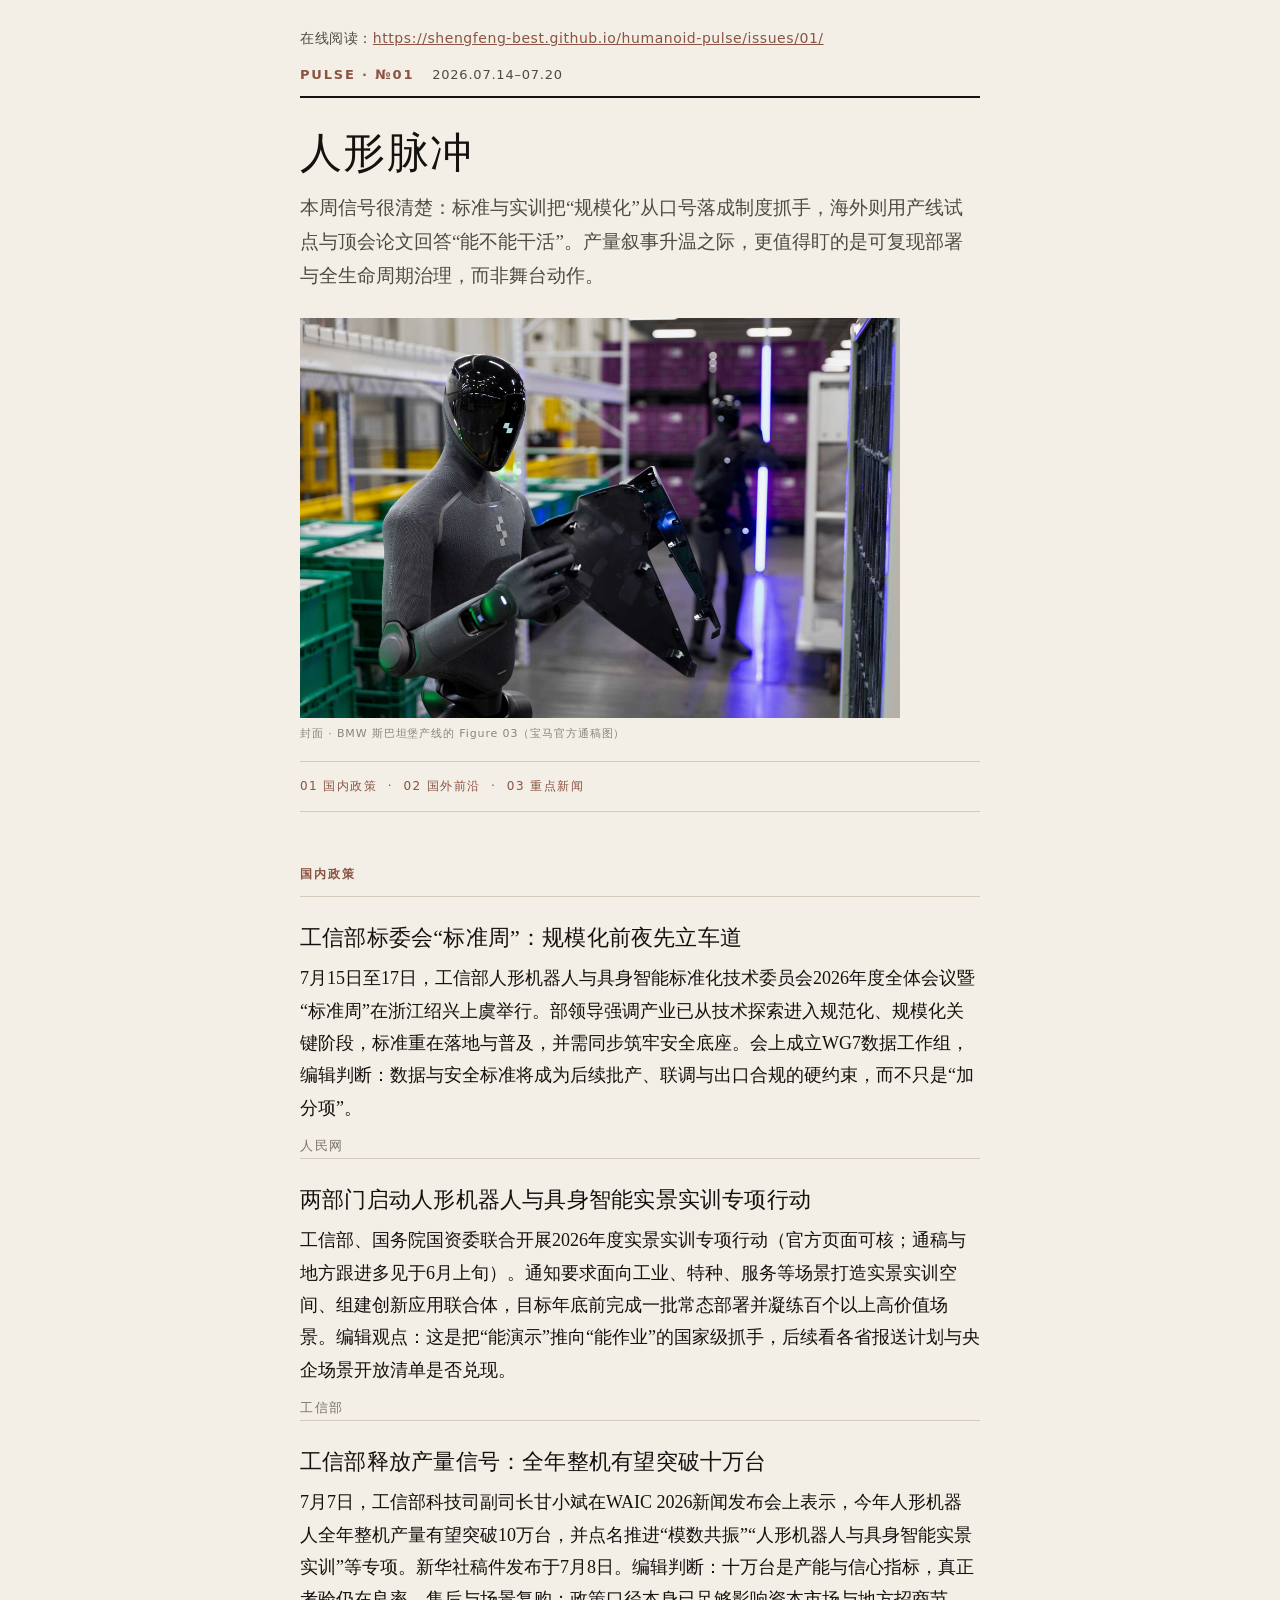
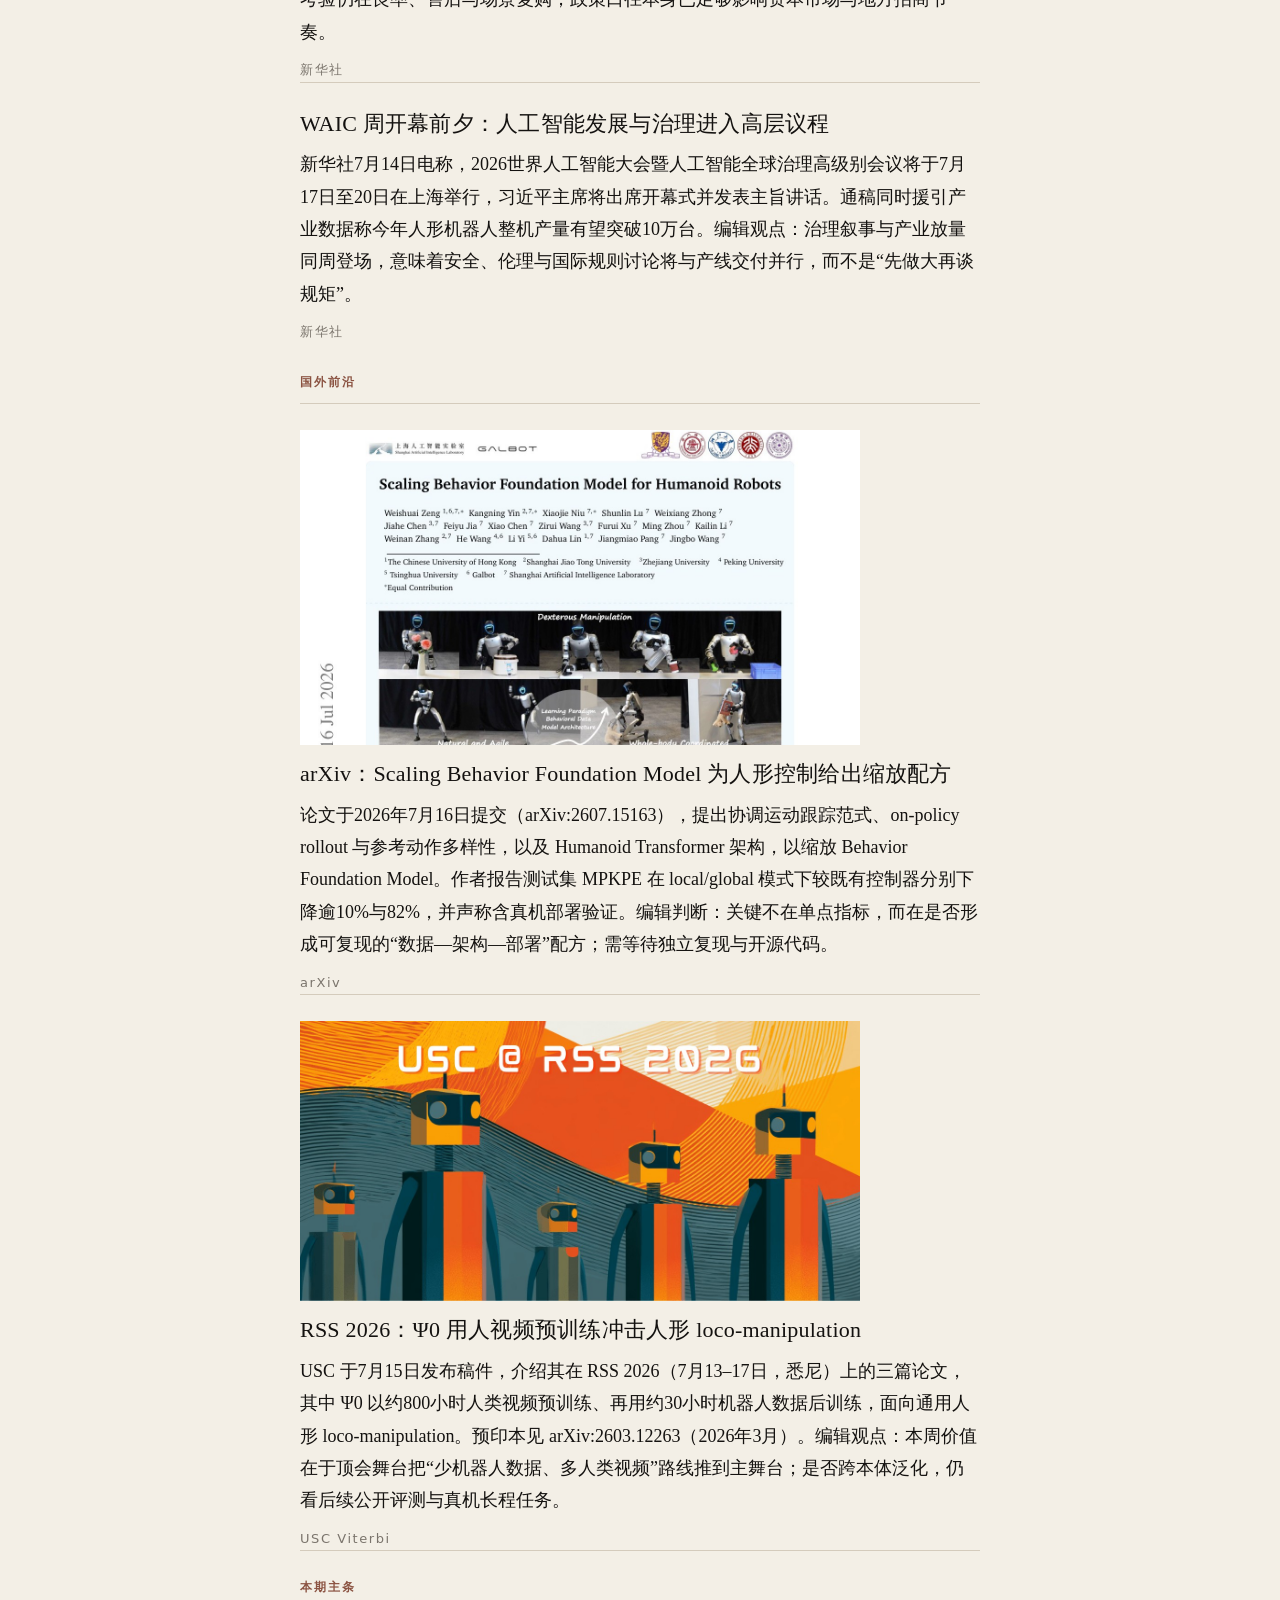
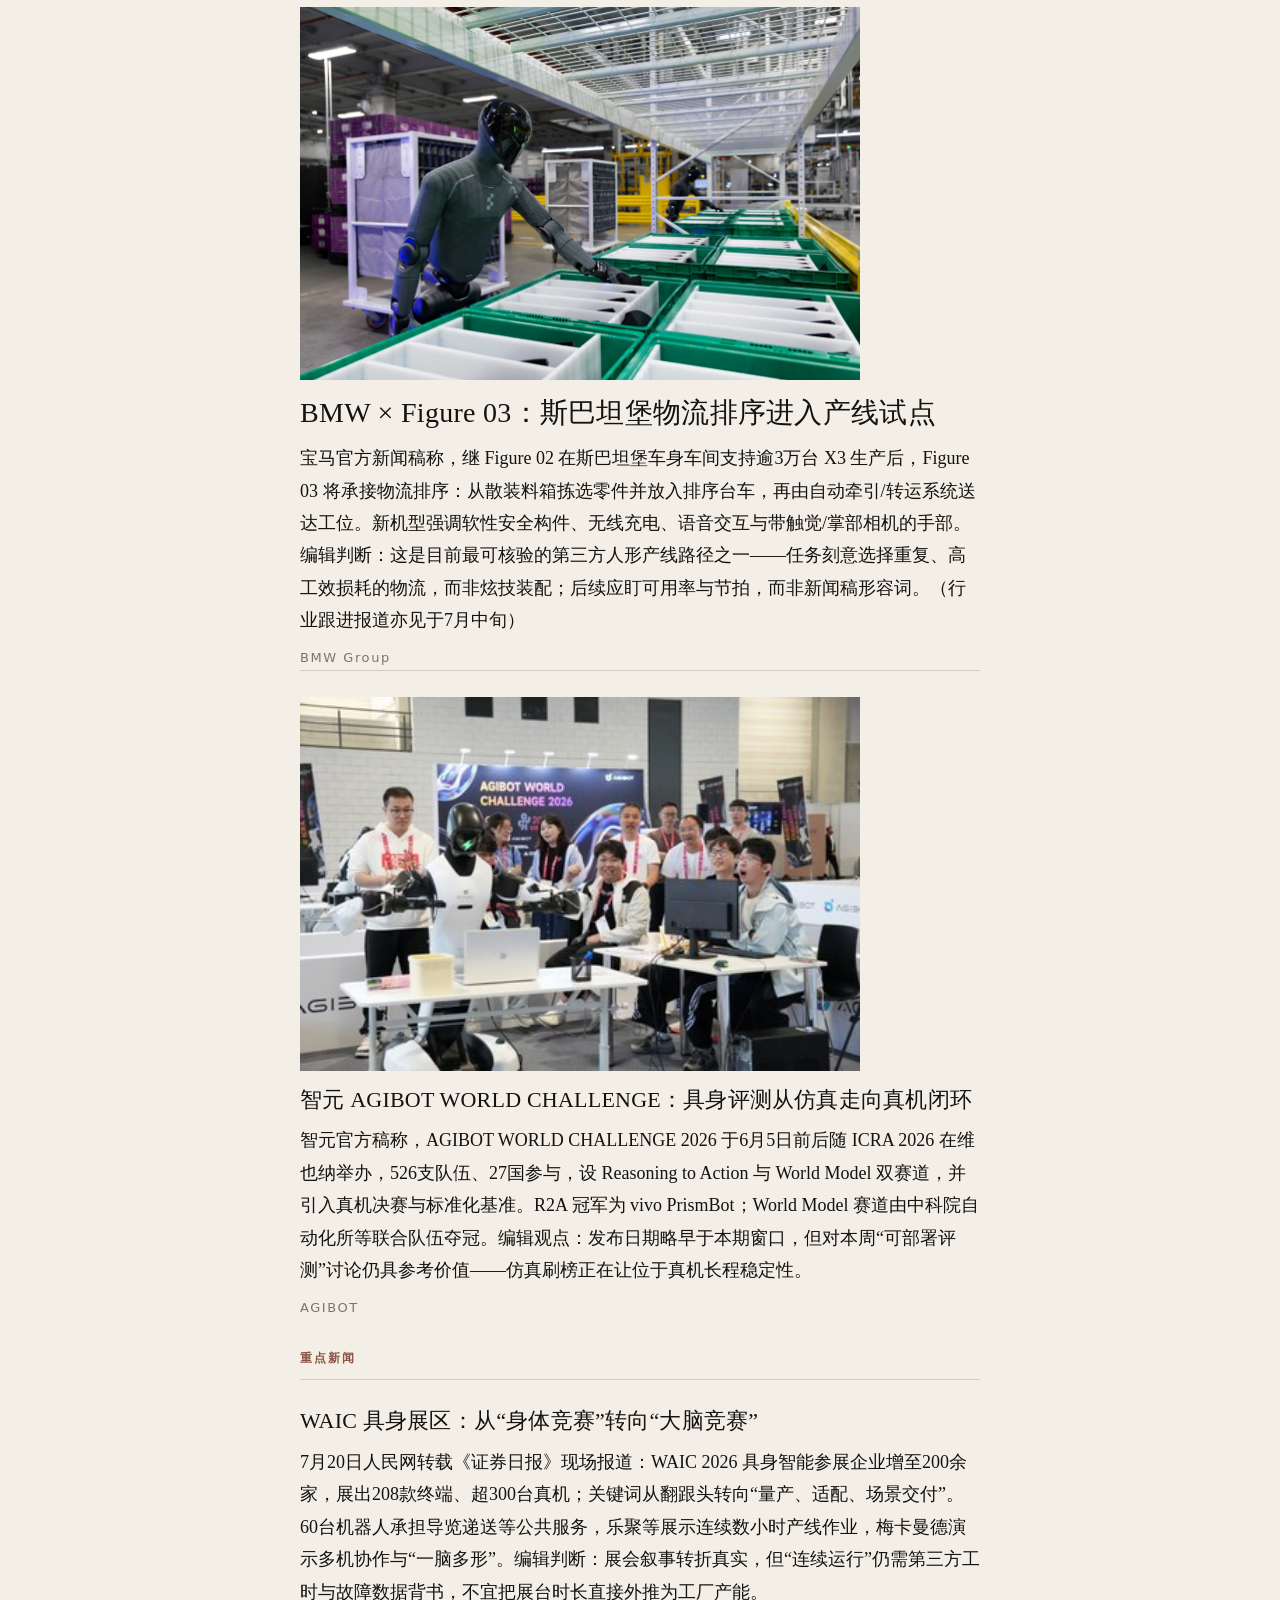
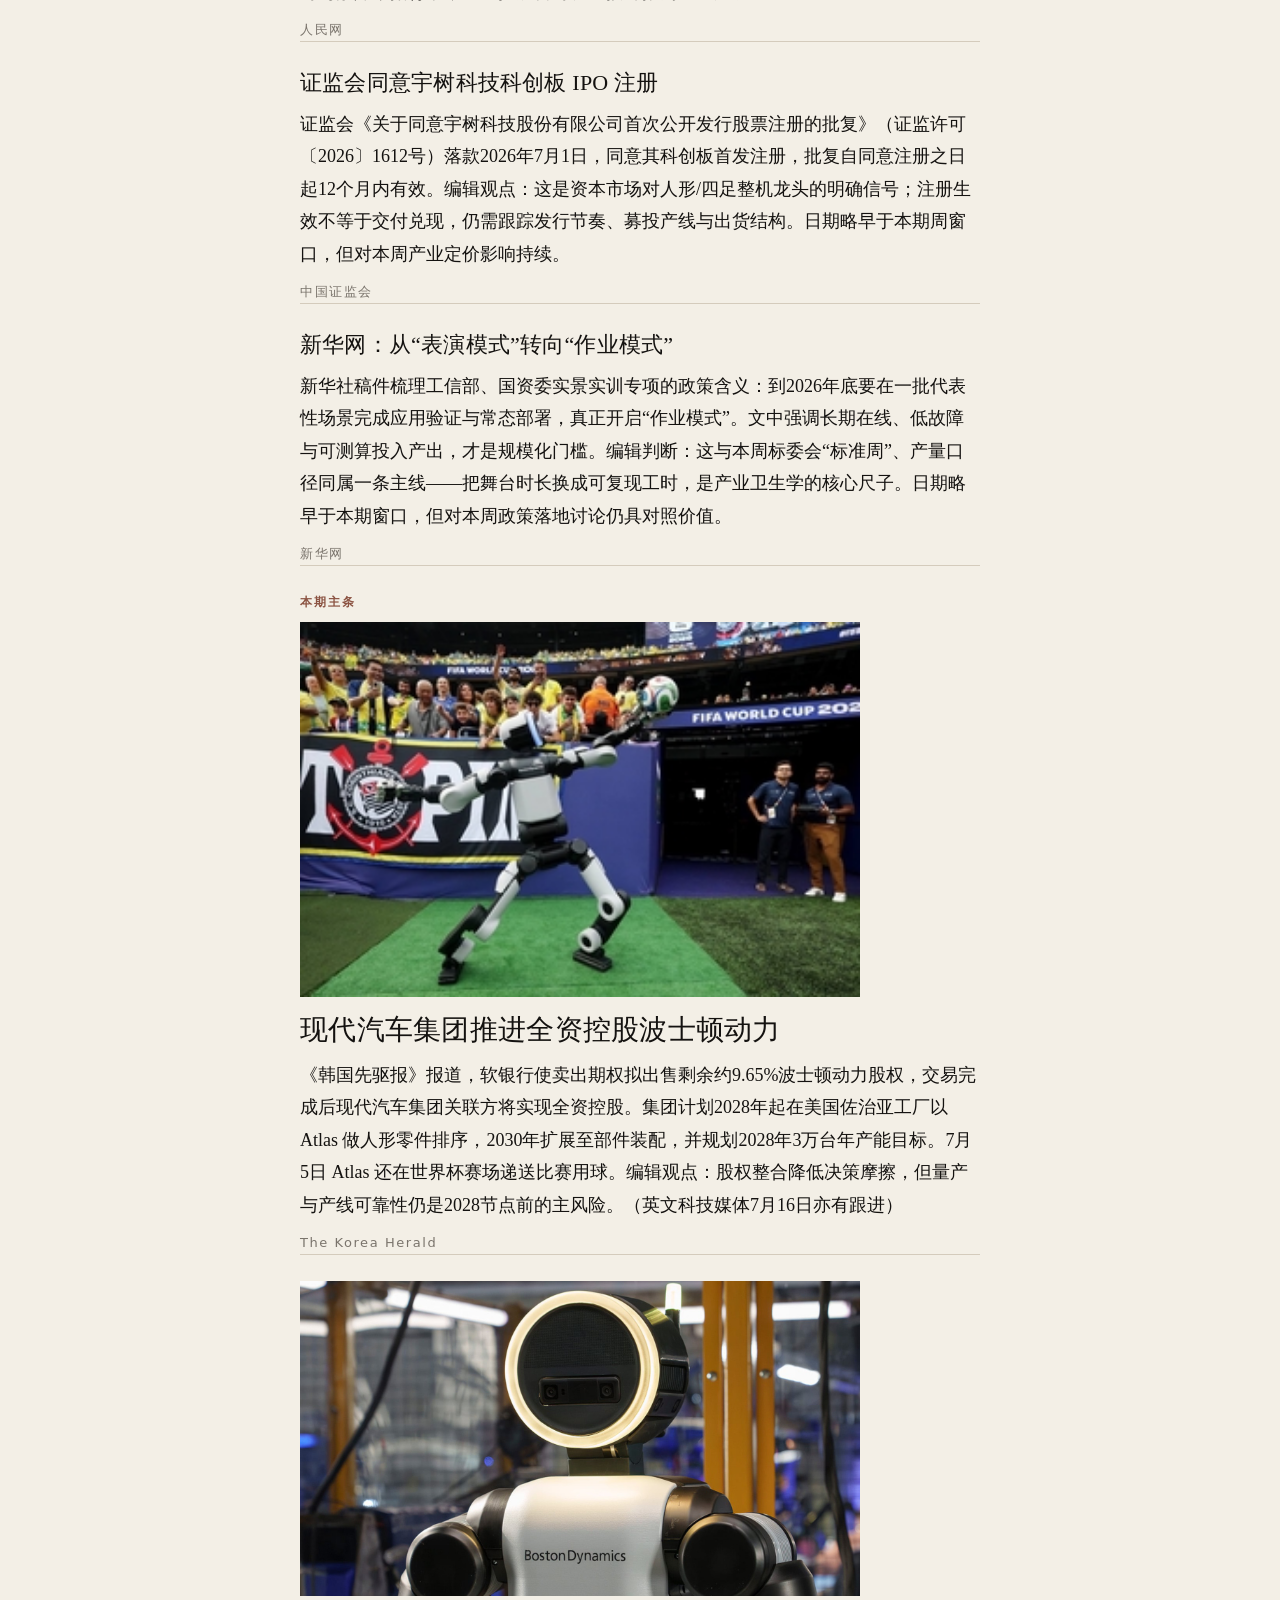
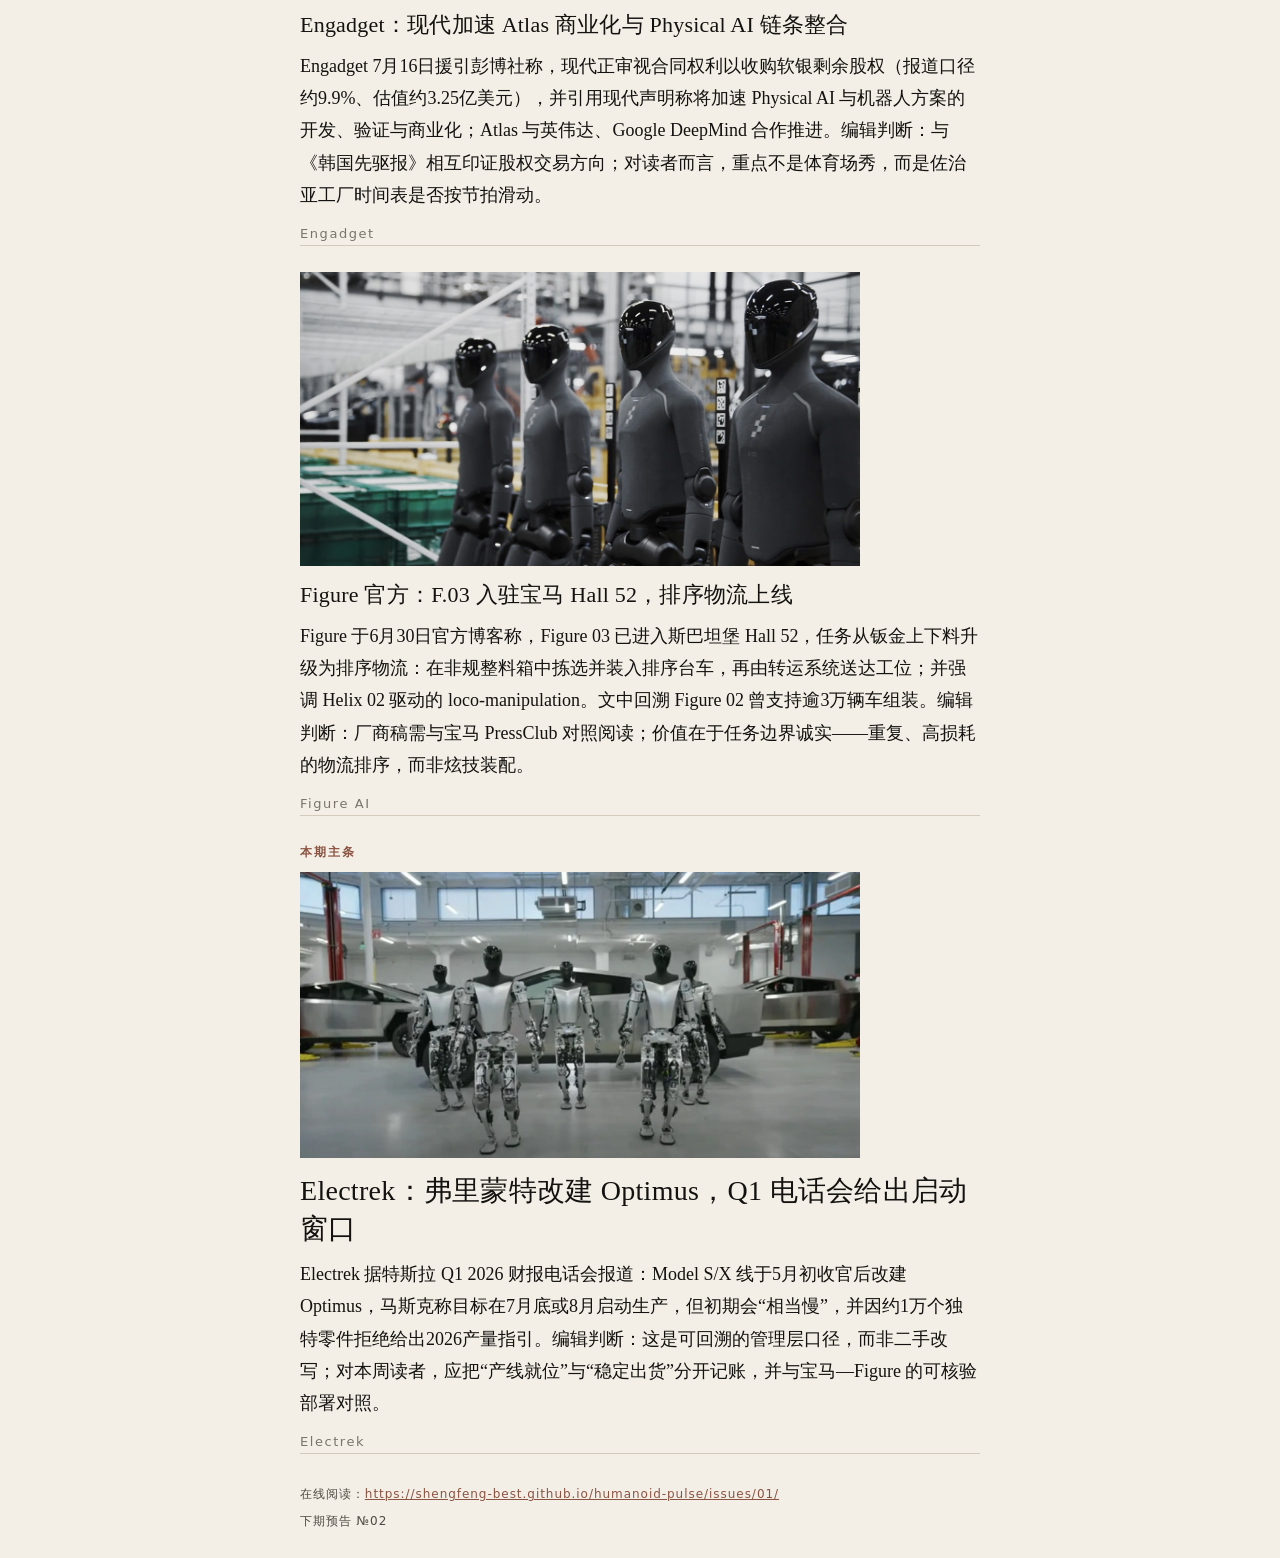
<file: issues/2026-07-01/email.html>
<!DOCTYPE html>
<html lang="zh-CN">
<head>
  <meta charset="utf-8" />
  <meta name="viewport" content="width=device-width, initial-scale=1" />
  <title>人形脉冲 №01 · 2026.07.14–07.20</title>
</head>
<body style="margin:0;padding:0;background-color:#F3EFE6;color:#141210;">
  <!--
    Email template: table layout, inline styles only.
    Images use relative assets/ paths; send_email.py inlines as CID.
  -->
  <table role="presentation" width="100%" cellpadding="0" cellspacing="0" border="0" style="background-color:#F3EFE6;margin:0;padding:0;width:100%;">
    <tr>
      <td align="center" style="padding:28px 14px;">
        <table role="presentation" width="680" cellpadding="0" cellspacing="0" border="0" style="width:680px;max-width:100%;background-color:#F3EFE6;">
          <tr>
            <td style="padding:0 0 18px 0;font-family:system-ui,-apple-system,sans-serif;font-size:14px;line-height:1.5;color:#4F4A43;letter-spacing:0.04em;">
              在线阅读：<a href="https://shengfeng-best.github.io/humanoid-pulse/issues/01/" style="color:#8B5342;text-decoration:underline;">https://shengfeng-best.github.io/humanoid-pulse/issues/01/</a>
            </td>
          </tr>

          <tr>
            <td style="padding:0 0 14px 0;border-bottom:2px solid #141210;font-family:system-ui,-apple-system,sans-serif;font-size:13px;letter-spacing:0.14em;text-transform:uppercase;color:#4F4A43;">
              <span style="color:#8B5342;font-weight:600;">PULSE · №01</span>
              &nbsp;&nbsp;<span style="letter-spacing:0.06em;text-transform:none;">2026.07.14–07.20</span>
            </td>
          </tr>

          <tr>
            <td style="padding:32px 0 14px 0;font-family:Georgia,'Times New Roman',serif;font-size:42px;line-height:1.12;color:#141210;font-weight:400;letter-spacing:0.03em;">
              人形脉冲
            </td>
          </tr>

          <tr>
            <td style="padding:0 0 24px 0;font-family:Georgia,'Times New Roman',serif;font-size:19px;line-height:1.8;color:#4F4A43;">
              本周信号很清楚：标准与实训把“规模化”从口号落成制度抓手，海外则用产线试点与顶会论文回答“能不能干活”。产量叙事升温之际，更值得盯的是可复现部署与全生命周期治理，而非舞台动作。
            </td>
          </tr>

          <tr><td style="padding:0 0 20px 0;"><img src="assets/cover-bmw-figure03.jpg" alt="封面 · BMW 斯巴坦堡产线的 Figure 03（宝马官方通稿图）" width="600" style="display:block;width:100%;max-width:600px;height:auto;border:0;" /><p style="margin:8px 0 0 0;font-family:system-ui,-apple-system,sans-serif;font-size:11px;letter-spacing:0.08em;color:#8A847C;">封面 · BMW 斯巴坦堡产线的 Figure 03（宝马官方通稿图）</p></td></tr>

          <tr>
            <td style="padding:16px 0;border-top:1px solid #D4CBBC;border-bottom:1px solid #D4CBBC;font-family:system-ui,-apple-system,sans-serif;font-size:12px;letter-spacing:0.12em;color:#8B5342;">
              01 国内政策&nbsp;&nbsp;·&nbsp;&nbsp;02 国外前沿&nbsp;&nbsp;·&nbsp;&nbsp;03 重点新闻
            </td>
          </tr>

          <tr>
            <td style="padding:24px 0 0 0;font-family:Georgia,'Times New Roman',serif;font-size:18px;line-height:1.8;color:#141210;">
              <table role="presentation" width="100%" cellpadding="0" cellspacing="0" border="0"><tr><td style="padding:28px 0 10px 0;font-family:system-ui,-apple-system,sans-serif;font-size:12px;letter-spacing:0.18em;text-transform:uppercase;color:#8B5342;font-weight:600;">国内政策</td></tr><tr><td style="padding:26px 0 0 0;border-top:1px solid #D4CBBC;"><p style="margin:0 0 10px 0;font-family:Georgia,'Times New Roman',serif;font-size:22px;line-height:1.35;letter-spacing:0.01em;"><a href="http://finance.people.com.cn/n1/2026/0717/c1004-40762721.html" style="color:#141210;text-decoration:none;">工信部标委会“标准周”：规模化前夜先立车道</a></p><p style="margin:0 0 10px 0;font-family:Georgia,'Times New Roman',serif;font-size:18px;line-height:1.8;color:#141210;">7月15日至17日，工信部人形机器人与具身智能标准化技术委员会2026年度全体会议暨“标准周”在浙江绍兴上虞举行。部领导强调产业已从技术探索进入规范化、规模化关键阶段，标准重在落地与普及，并需同步筑牢安全底座。会上成立WG7数据工作组，编辑判断：数据与安全标准将成为后续批产、联调与出口合规的硬约束，而不只是“加分项”。</p><p style="margin:0;font-family:system-ui,-apple-system,sans-serif;font-size:13px;letter-spacing:0.12em;color:#7A746C;">人民网</p></td></tr><tr><td style="padding:26px 0 0 0;border-top:1px solid #D4CBBC;"><p style="margin:0 0 10px 0;font-family:Georgia,'Times New Roman',serif;font-size:22px;line-height:1.35;letter-spacing:0.01em;"><a href="https://www.miit.gov.cn/zwgk/zcwj/wjfb/tz/art/2026/art_f291ccd3da4c47ce95741de63cc088e6.html" style="color:#141210;text-decoration:none;">两部门启动人形机器人与具身智能实景实训专项行动</a></p><p style="margin:0 0 10px 0;font-family:Georgia,'Times New Roman',serif;font-size:18px;line-height:1.8;color:#141210;">工信部、国务院国资委联合开展2026年度实景实训专项行动（官方页面可核；通稿与地方跟进多见于6月上旬）。通知要求面向工业、特种、服务等场景打造实景实训空间、组建创新应用联合体，目标年底前完成一批常态部署并凝练百个以上高价值场景。编辑观点：这是把“能演示”推向“能作业”的国家级抓手，后续看各省报送计划与央企场景开放清单是否兑现。</p><p style="margin:0;font-family:system-ui,-apple-system,sans-serif;font-size:13px;letter-spacing:0.12em;color:#7A746C;">工信部</p></td></tr><tr><td style="padding:26px 0 0 0;border-top:1px solid #D4CBBC;"><p style="margin:0 0 10px 0;font-family:Georgia,'Times New Roman',serif;font-size:22px;line-height:1.35;letter-spacing:0.01em;"><a href="https://www.news.cn/info/20260708/92df671c282c406fb8b3358666d65589/c.html" style="color:#141210;text-decoration:none;">工信部释放产量信号：全年整机有望突破十万台</a></p><p style="margin:0 0 10px 0;font-family:Georgia,'Times New Roman',serif;font-size:18px;line-height:1.8;color:#141210;">7月7日，工信部科技司副司长甘小斌在WAIC 2026新闻发布会上表示，今年人形机器人全年整机产量有望突破10万台，并点名推进“模数共振”“人形机器人与具身智能实景实训”等专项。新华社稿件发布于7月8日。编辑判断：十万台是产能与信心指标，真正考验仍在良率、售后与场景复购；政策口径本身已足够影响资本市场与地方招商节奏。</p><p style="margin:0;font-family:system-ui,-apple-system,sans-serif;font-size:13px;letter-spacing:0.12em;color:#7A746C;">新华社</p></td></tr><tr><td style="padding:26px 0 0 0;border-top:1px solid #D4CBBC;"><p style="margin:0 0 10px 0;font-family:Georgia,'Times New Roman',serif;font-size:22px;line-height:1.35;letter-spacing:0.01em;"><a href="https://www.spp.gov.cn/spp/tt/202607/t20260714_731962.shtml" style="color:#141210;text-decoration:none;">WAIC 周开幕前夕：人工智能发展与治理进入高层议程</a></p><p style="margin:0 0 10px 0;font-family:Georgia,'Times New Roman',serif;font-size:18px;line-height:1.8;color:#141210;">新华社7月14日电称，2026世界人工智能大会暨人工智能全球治理高级别会议将于7月17日至20日在上海举行，习近平主席将出席开幕式并发表主旨讲话。通稿同时援引产业数据称今年人形机器人整机产量有望突破10万台。编辑观点：治理叙事与产业放量同周登场，意味着安全、伦理与国际规则讨论将与产线交付并行，而不是“先做大再谈规矩”。</p><p style="margin:0;font-family:system-ui,-apple-system,sans-serif;font-size:13px;letter-spacing:0.12em;color:#7A746C;">新华社</p></td></tr></table><table role="presentation" width="100%" cellpadding="0" cellspacing="0" border="0"><tr><td style="padding:28px 0 10px 0;font-family:system-ui,-apple-system,sans-serif;font-size:12px;letter-spacing:0.18em;text-transform:uppercase;color:#8B5342;font-weight:600;">国外前沿</td></tr><tr><td style="padding:26px 0 0 0;border-top:1px solid #D4CBBC;"><p style="margin:0 0 14px 0;"><img src="assets/arxiv-2607-15163.jpg" alt="arXiv：Scaling Behavior Foundation Model 为人形控制给出缩放配方" width="560" height="220" style="display:block;width:100%;max-width:560px;height:auto;border:0;" /></p><p style="margin:0 0 10px 0;font-family:Georgia,'Times New Roman',serif;font-size:22px;line-height:1.35;letter-spacing:0.01em;"><a href="https://arxiv.org/abs/2607.15163" style="color:#141210;text-decoration:none;">arXiv：Scaling Behavior Foundation Model 为人形控制给出缩放配方</a></p><p style="margin:0 0 10px 0;font-family:Georgia,'Times New Roman',serif;font-size:18px;line-height:1.8;color:#141210;">论文于2026年7月16日提交（arXiv:2607.15163），提出协调运动跟踪范式、on-policy rollout 与参考动作多样性，以及 Humanoid Transformer 架构，以缩放 Behavior Foundation Model。作者报告测试集 MPKPE 在 local/global 模式下较既有控制器分别下降逾10%与82%，并声称含真机部署验证。编辑判断：关键不在单点指标，而在是否形成可复现的“数据—架构—部署”配方；需等待独立复现与开源代码。</p><p style="margin:0;font-family:system-ui,-apple-system,sans-serif;font-size:13px;letter-spacing:0.12em;color:#7A746C;">arXiv</p></td></tr><tr><td style="padding:26px 0 0 0;border-top:1px solid #D4CBBC;"><p style="margin:0 0 14px 0;"><img src="assets/usc-rss-2026.jpg" alt="RSS 2026：Ψ0 用人视频预训练冲击人形 loco-manipulation" width="560" height="220" style="display:block;width:100%;max-width:560px;height:auto;border:0;" /></p><p style="margin:0 0 10px 0;font-family:Georgia,'Times New Roman',serif;font-size:22px;line-height:1.35;letter-spacing:0.01em;"><a href="https://viterbischool.usc.edu/news/2026/07/usc-advances-humanoid-robotics-robot-learning-and-3d-manipulation-at-rss-2026/" style="color:#141210;text-decoration:none;">RSS 2026：Ψ0 用人视频预训练冲击人形 loco-manipulation</a></p><p style="margin:0 0 10px 0;font-family:Georgia,'Times New Roman',serif;font-size:18px;line-height:1.8;color:#141210;">USC 于7月15日发布稿件，介绍其在 RSS 2026（7月13–17日，悉尼）上的三篇论文，其中 Ψ0 以约800小时人类视频预训练、再用约30小时机器人数据后训练，面向通用人形 loco-manipulation。预印本见 arXiv:2603.12263（2026年3月）。编辑观点：本周价值在于顶会舞台把“少机器人数据、多人类视频”路线推到主舞台；是否跨本体泛化，仍看后续公开评测与真机长程任务。</p><p style="margin:0;font-family:system-ui,-apple-system,sans-serif;font-size:13px;letter-spacing:0.12em;color:#7A746C;">USC Viterbi</p></td></tr><tr><td style="padding:26px 0 0 0;border-top:1px solid #D4CBBC;"><p style="margin:0 0 8px 0;font-family:system-ui,-apple-system,sans-serif;font-size:12px;letter-spacing:0.16em;text-transform:uppercase;color:#8B5342;font-weight:600;">本期主条</p><p style="margin:0 0 14px 0;"><img src="assets/bmw-figure03.jpg" alt="BMW × Figure 03：斯巴坦堡物流排序进入产线试点" width="560" height="320" style="display:block;width:100%;max-width:560px;height:auto;border:0;" /></p><p style="margin:0 0 10px 0;font-family:Georgia,'Times New Roman',serif;font-size:28px;line-height:1.35;letter-spacing:0.01em;"><a href="https://www.press.bmwgroup.com/global/article/detail/T0458778EN/bmw-group-advances-the-use-of-physical-ai-in-production-with-figure-03-project-in-spartanburg?language=en" style="color:#141210;text-decoration:none;">BMW × Figure 03：斯巴坦堡物流排序进入产线试点</a></p><p style="margin:0 0 10px 0;font-family:Georgia,'Times New Roman',serif;font-size:18px;line-height:1.8;color:#141210;">宝马官方新闻稿称，继 Figure 02 在斯巴坦堡车身车间支持逾3万台 X3 生产后，Figure 03 将承接物流排序：从散装料箱拣选零件并放入排序台车，再由自动牵引/转运系统送达工位。新机型强调软性安全构件、无线充电、语音交互与带触觉/掌部相机的手部。编辑判断：这是目前最可核验的第三方人形产线路径之一——任务刻意选择重复、高工效损耗的物流，而非炫技装配；后续应盯可用率与节拍，而非新闻稿形容词。（行业跟进报道亦见于7月中旬）</p><p style="margin:0;font-family:system-ui,-apple-system,sans-serif;font-size:13px;letter-spacing:0.12em;color:#7A746C;">BMW Group</p></td></tr><tr><td style="padding:26px 0 0 0;border-top:1px solid #D4CBBC;"><p style="margin:0 0 14px 0;"><img src="assets/agibot-challenge.jpg" alt="智元 AGIBOT WORLD CHALLENGE：具身评测从仿真走向真机闭环" width="560" height="220" style="display:block;width:100%;max-width:560px;height:auto;border:0;" /></p><p style="margin:0 0 10px 0;font-family:Georgia,'Times New Roman',serif;font-size:22px;line-height:1.35;letter-spacing:0.01em;"><a href="https://www.agibot.com/article/231/detail/73.html" style="color:#141210;text-decoration:none;">智元 AGIBOT WORLD CHALLENGE：具身评测从仿真走向真机闭环</a></p><p style="margin:0 0 10px 0;font-family:Georgia,'Times New Roman',serif;font-size:18px;line-height:1.8;color:#141210;">智元官方稿称，AGIBOT WORLD CHALLENGE 2026 于6月5日前后随 ICRA 2026 在维也纳举办，526支队伍、27国参与，设 Reasoning to Action 与 World Model 双赛道，并引入真机决赛与标准化基准。R2A 冠军为 vivo PrismBot；World Model 赛道由中科院自动化所等联合队伍夺冠。编辑观点：发布日期略早于本期窗口，但对本周“可部署评测”讨论仍具参考价值——仿真刷榜正在让位于真机长程稳定性。</p><p style="margin:0;font-family:system-ui,-apple-system,sans-serif;font-size:13px;letter-spacing:0.12em;color:#7A746C;">AGIBOT</p></td></tr></table><table role="presentation" width="100%" cellpadding="0" cellspacing="0" border="0"><tr><td style="padding:28px 0 10px 0;font-family:system-ui,-apple-system,sans-serif;font-size:12px;letter-spacing:0.18em;text-transform:uppercase;color:#8B5342;font-weight:600;">重点新闻</td></tr><tr><td style="padding:26px 0 0 0;border-top:1px solid #D4CBBC;"><p style="margin:0 0 10px 0;font-family:Georgia,'Times New Roman',serif;font-size:22px;line-height:1.35;letter-spacing:0.01em;"><a href="http://finance.people.com.cn/n1/2026/0720/c1004-40764388.html" style="color:#141210;text-decoration:none;">WAIC 具身展区：从“身体竞赛”转向“大脑竞赛”</a></p><p style="margin:0 0 10px 0;font-family:Georgia,'Times New Roman',serif;font-size:18px;line-height:1.8;color:#141210;">7月20日人民网转载《证券日报》现场报道：WAIC 2026 具身智能参展企业增至200余家，展出208款终端、超300台真机；关键词从翻跟头转向“量产、适配、场景交付”。60台机器人承担导览递送等公共服务，乐聚等展示连续数小时产线作业，梅卡曼德演示多机协作与“一脑多形”。编辑判断：展会叙事转折真实，但“连续运行”仍需第三方工时与故障数据背书，不宜把展台时长直接外推为工厂产能。</p><p style="margin:0;font-family:system-ui,-apple-system,sans-serif;font-size:13px;letter-spacing:0.12em;color:#7A746C;">人民网</p></td></tr><tr><td style="padding:26px 0 0 0;border-top:1px solid #D4CBBC;"><p style="margin:0 0 10px 0;font-family:Georgia,'Times New Roman',serif;font-size:22px;line-height:1.35;letter-spacing:0.01em;"><a href="https://www.csrc.gov.cn/csrc/c105906/c7642867/content.shtml" style="color:#141210;text-decoration:none;">证监会同意宇树科技科创板 IPO 注册</a></p><p style="margin:0 0 10px 0;font-family:Georgia,'Times New Roman',serif;font-size:18px;line-height:1.8;color:#141210;">证监会《关于同意宇树科技股份有限公司首次公开发行股票注册的批复》（证监许可〔2026〕1612号）落款2026年7月1日，同意其科创板首发注册，批复自同意注册之日起12个月内有效。编辑观点：这是资本市场对人形/四足整机龙头的明确信号；注册生效不等于交付兑现，仍需跟踪发行节奏、募投产线与出货结构。日期略早于本期周窗口，但对本周产业定价影响持续。</p><p style="margin:0;font-family:system-ui,-apple-system,sans-serif;font-size:13px;letter-spacing:0.12em;color:#7A746C;">中国证监会</p></td></tr><tr><td style="padding:26px 0 0 0;border-top:1px solid #D4CBBC;"><p style="margin:0 0 10px 0;font-family:Georgia,'Times New Roman',serif;font-size:22px;line-height:1.35;letter-spacing:0.01em;"><a href="https://www.news.cn/tech/20260625/0b5bc2eed6f0463db3fb1112b022bcb8/c.html" style="color:#141210;text-decoration:none;">新华网：从“表演模式”转向“作业模式”</a></p><p style="margin:0 0 10px 0;font-family:Georgia,'Times New Roman',serif;font-size:18px;line-height:1.8;color:#141210;">新华社稿件梳理工信部、国资委实景实训专项的政策含义：到2026年底要在一批代表性场景完成应用验证与常态部署，真正开启“作业模式”。文中强调长期在线、低故障与可测算投入产出，才是规模化门槛。编辑判断：这与本周标委会“标准周”、产量口径同属一条主线——把舞台时长换成可复现工时，是产业卫生学的核心尺子。日期略早于本期窗口，但对本周政策落地讨论仍具对照价值。</p><p style="margin:0;font-family:system-ui,-apple-system,sans-serif;font-size:13px;letter-spacing:0.12em;color:#7A746C;">新华网</p></td></tr><tr><td style="padding:26px 0 0 0;border-top:1px solid #D4CBBC;"><p style="margin:0 0 8px 0;font-family:system-ui,-apple-system,sans-serif;font-size:12px;letter-spacing:0.16em;text-transform:uppercase;color:#8B5342;font-weight:600;">本期主条</p><p style="margin:0 0 14px 0;"><img src="assets/hyundai-bd.jpg" alt="现代汽车集团推进全资控股波士顿动力" width="560" height="320" style="display:block;width:100%;max-width:560px;height:auto;border:0;" /></p><p style="margin:0 0 10px 0;font-family:Georgia,'Times New Roman',serif;font-size:28px;line-height:1.35;letter-spacing:0.01em;"><a href="https://www.koreaherald.com/article/10811183" style="color:#141210;text-decoration:none;">现代汽车集团推进全资控股波士顿动力</a></p><p style="margin:0 0 10px 0;font-family:Georgia,'Times New Roman',serif;font-size:18px;line-height:1.8;color:#141210;">《韩国先驱报》报道，软银行使卖出期权拟出售剩余约9.65%波士顿动力股权，交易完成后现代汽车集团关联方将实现全资控股。集团计划2028年起在美国佐治亚工厂以 Atlas 做人形零件排序，2030年扩展至部件装配，并规划2028年3万台年产能目标。7月5日 Atlas 还在世界杯赛场递送比赛用球。编辑观点：股权整合降低决策摩擦，但量产与产线可靠性仍是2028节点前的主风险。（英文科技媒体7月16日亦有跟进）</p><p style="margin:0;font-family:system-ui,-apple-system,sans-serif;font-size:13px;letter-spacing:0.12em;color:#7A746C;">The Korea Herald</p></td></tr><tr><td style="padding:26px 0 0 0;border-top:1px solid #D4CBBC;"><p style="margin:0 0 14px 0;"><img src="assets/engadget-hyundai.jpg" alt="Engadget：现代加速 Atlas 商业化与 Physical AI 链条整合" width="560" height="220" style="display:block;width:100%;max-width:560px;height:auto;border:0;" /></p><p style="margin:0 0 10px 0;font-family:Georgia,'Times New Roman',serif;font-size:22px;line-height:1.35;letter-spacing:0.01em;"><a href="https://www.engadget.com/2216427/hyundai-reportedly-looking-to-buy-all-of-boston-dynamics-from-softbank/" style="color:#141210;text-decoration:none;">Engadget：现代加速 Atlas 商业化与 Physical AI 链条整合</a></p><p style="margin:0 0 10px 0;font-family:Georgia,'Times New Roman',serif;font-size:18px;line-height:1.8;color:#141210;">Engadget 7月16日援引彭博社称，现代正审视合同权利以收购软银剩余股权（报道口径约9.9%、估值约3.25亿美元），并引用现代声明称将加速 Physical AI 与机器人方案的开发、验证与商业化；Atlas 与英伟达、Google DeepMind 合作推进。编辑判断：与《韩国先驱报》相互印证股权交易方向；对读者而言，重点不是体育场秀，而是佐治亚工厂时间表是否按节拍滑动。</p><p style="margin:0;font-family:system-ui,-apple-system,sans-serif;font-size:13px;letter-spacing:0.12em;color:#7A746C;">Engadget</p></td></tr><tr><td style="padding:26px 0 0 0;border-top:1px solid #D4CBBC;"><p style="margin:0 0 14px 0;"><img src="assets/figure-f03-bmw.jpg" alt="Figure 官方：F.03 入驻宝马 Hall 52，排序物流上线" width="560" height="220" style="display:block;width:100%;max-width:560px;height:auto;border:0;" /></p><p style="margin:0 0 10px 0;font-family:Georgia,'Times New Roman',serif;font-size:22px;line-height:1.35;letter-spacing:0.01em;"><a href="https://www.figure.ai/news/f-03-at-bmw" style="color:#141210;text-decoration:none;">Figure 官方：F.03 入驻宝马 Hall 52，排序物流上线</a></p><p style="margin:0 0 10px 0;font-family:Georgia,'Times New Roman',serif;font-size:18px;line-height:1.8;color:#141210;">Figure 于6月30日官方博客称，Figure 03 已进入斯巴坦堡 Hall 52，任务从钣金上下料升级为排序物流：在非规整料箱中拣选并装入排序台车，再由转运系统送达工位；并强调 Helix 02 驱动的 loco-manipulation。文中回溯 Figure 02 曾支持逾3万辆车组装。编辑判断：厂商稿需与宝马 PressClub 对照阅读；价值在于任务边界诚实——重复、高损耗的物流排序，而非炫技装配。</p><p style="margin:0;font-family:system-ui,-apple-system,sans-serif;font-size:13px;letter-spacing:0.12em;color:#7A746C;">Figure AI</p></td></tr><tr><td style="padding:26px 0 0 0;border-top:1px solid #D4CBBC;"><p style="margin:0 0 8px 0;font-family:system-ui,-apple-system,sans-serif;font-size:12px;letter-spacing:0.16em;text-transform:uppercase;color:#8B5342;font-weight:600;">本期主条</p><p style="margin:0 0 14px 0;"><img src="assets/tesla-optimus.jpg" alt="Electrek：弗里蒙特改建 Optimus，Q1 电话会给出启动窗口" width="560" height="320" style="display:block;width:100%;max-width:560px;height:auto;border:0;" /></p><p style="margin:0 0 10px 0;font-family:Georgia,'Times New Roman',serif;font-size:28px;line-height:1.35;letter-spacing:0.01em;"><a href="https://electrek.co/2026/04/22/tesla-optimus-production-fremont-model-sx-line/" style="color:#141210;text-decoration:none;">Electrek：弗里蒙特改建 Optimus，Q1 电话会给出启动窗口</a></p><p style="margin:0 0 10px 0;font-family:Georgia,'Times New Roman',serif;font-size:18px;line-height:1.8;color:#141210;">Electrek 据特斯拉 Q1 2026 财报电话会报道：Model S/X 线于5月初收官后改建 Optimus，马斯克称目标在7月底或8月启动生产，但初期会“相当慢”，并因约1万个独特零件拒绝给出2026产量指引。编辑判断：这是可回溯的管理层口径，而非二手改写；对本周读者，应把“产线就位”与“稳定出货”分开记账，并与宝马—Figure 的可核验部署对照。</p><p style="margin:0;font-family:system-ui,-apple-system,sans-serif;font-size:13px;letter-spacing:0.12em;color:#7A746C;">Electrek</p></td></tr></table>
            </td>
          </tr>

          <tr>
            <td style="padding:32px 0 0 0;border-top:1px solid #D4CBBC;font-family:system-ui,-apple-system,sans-serif;font-size:12px;letter-spacing:0.08em;color:#4F4A43;">
              <p style="margin:0 0 10px 0;">在线阅读：<a href="https://shengfeng-best.github.io/humanoid-pulse/issues/01/" style="color:#8B5342;">https://shengfeng-best.github.io/humanoid-pulse/issues/01/</a></p>
              <p style="margin:0;">下期预告 №02</p>
            </td>
          </tr>
        </table>
      </td>
    </tr>
  </table>
</body>
</html>
</file>
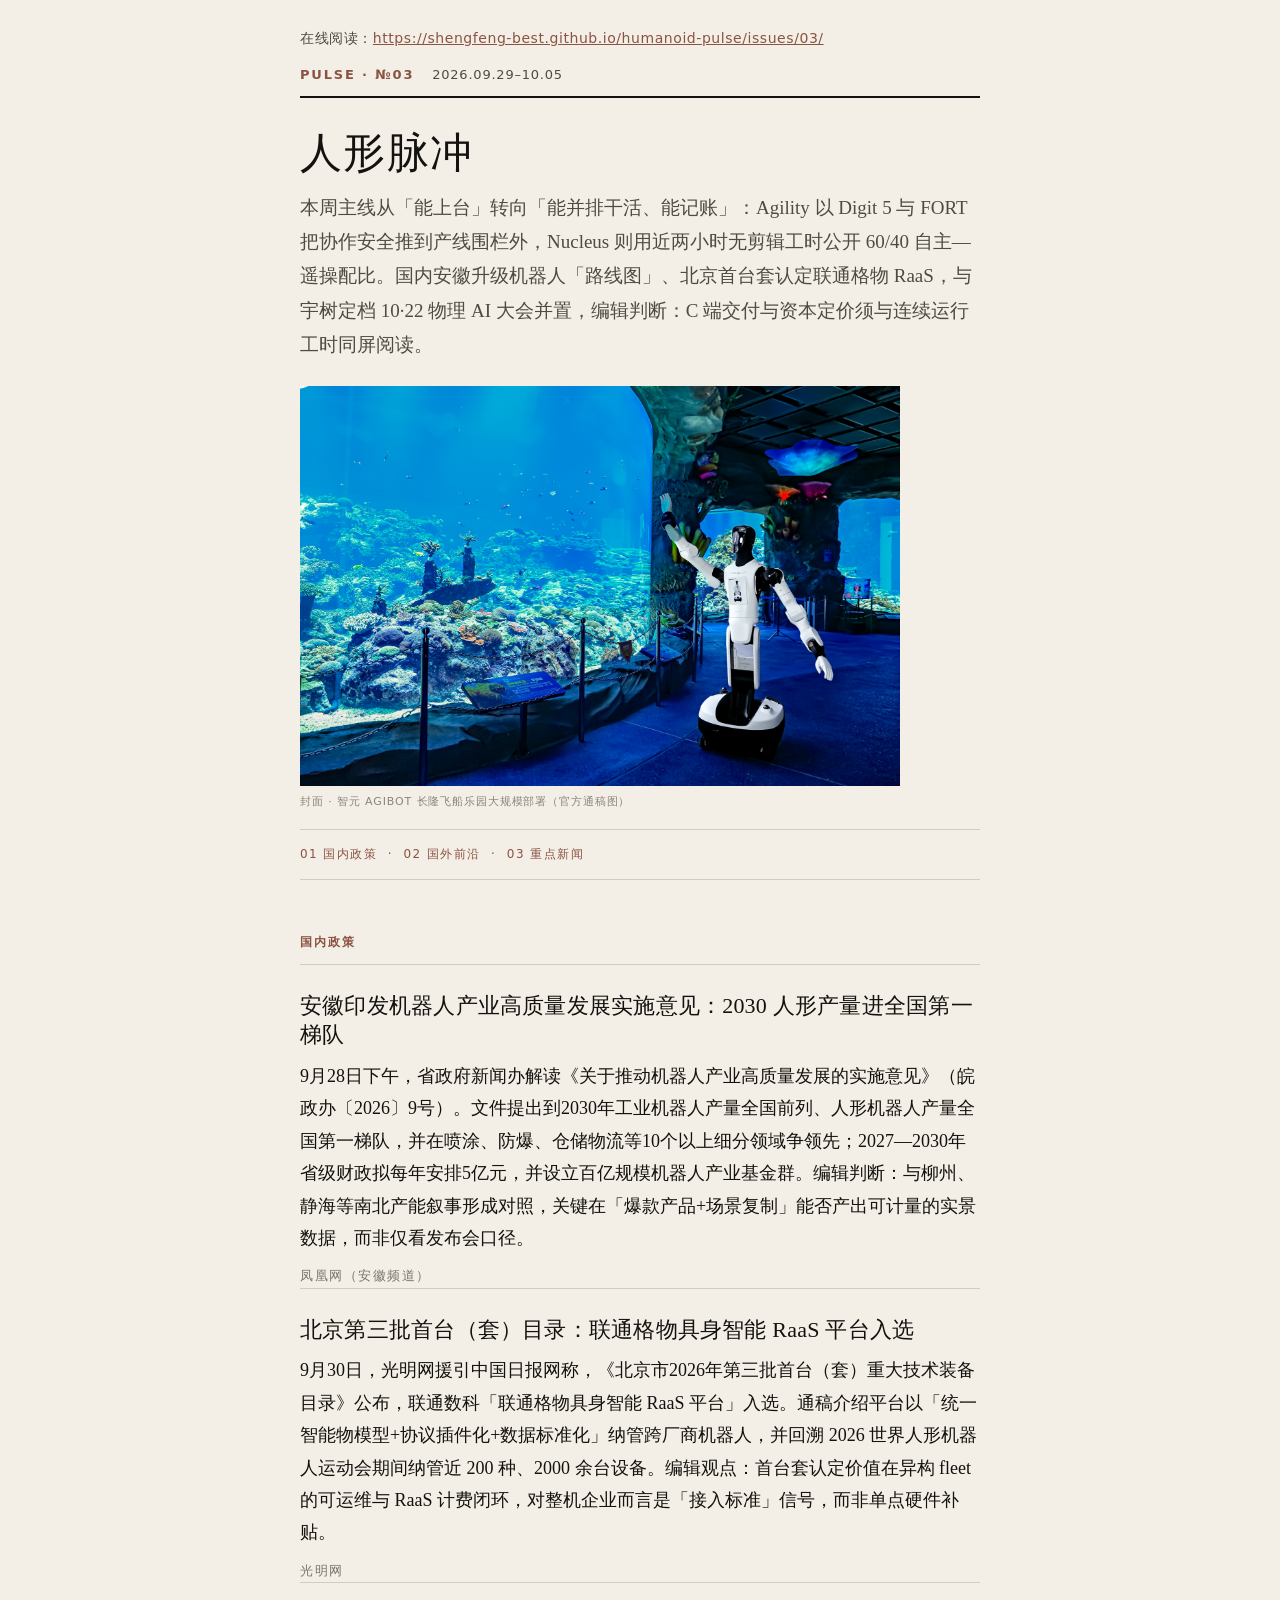
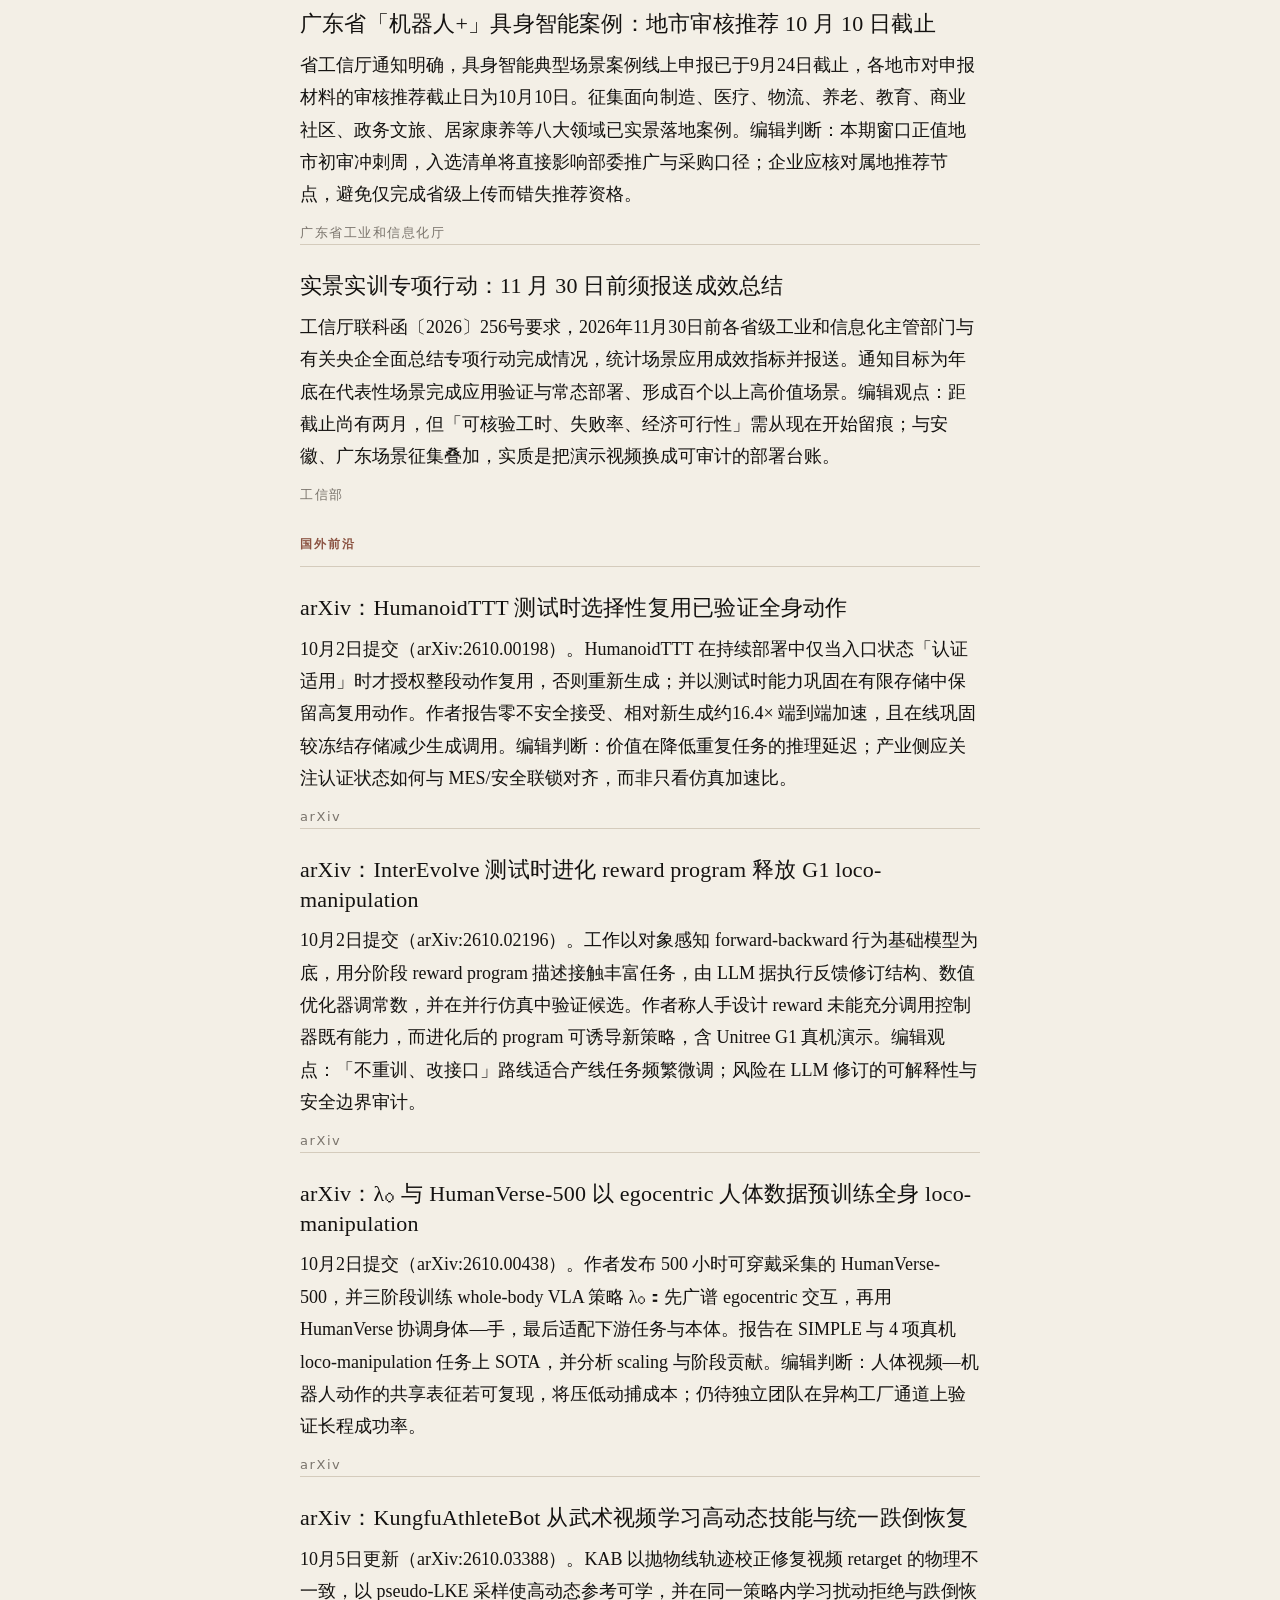
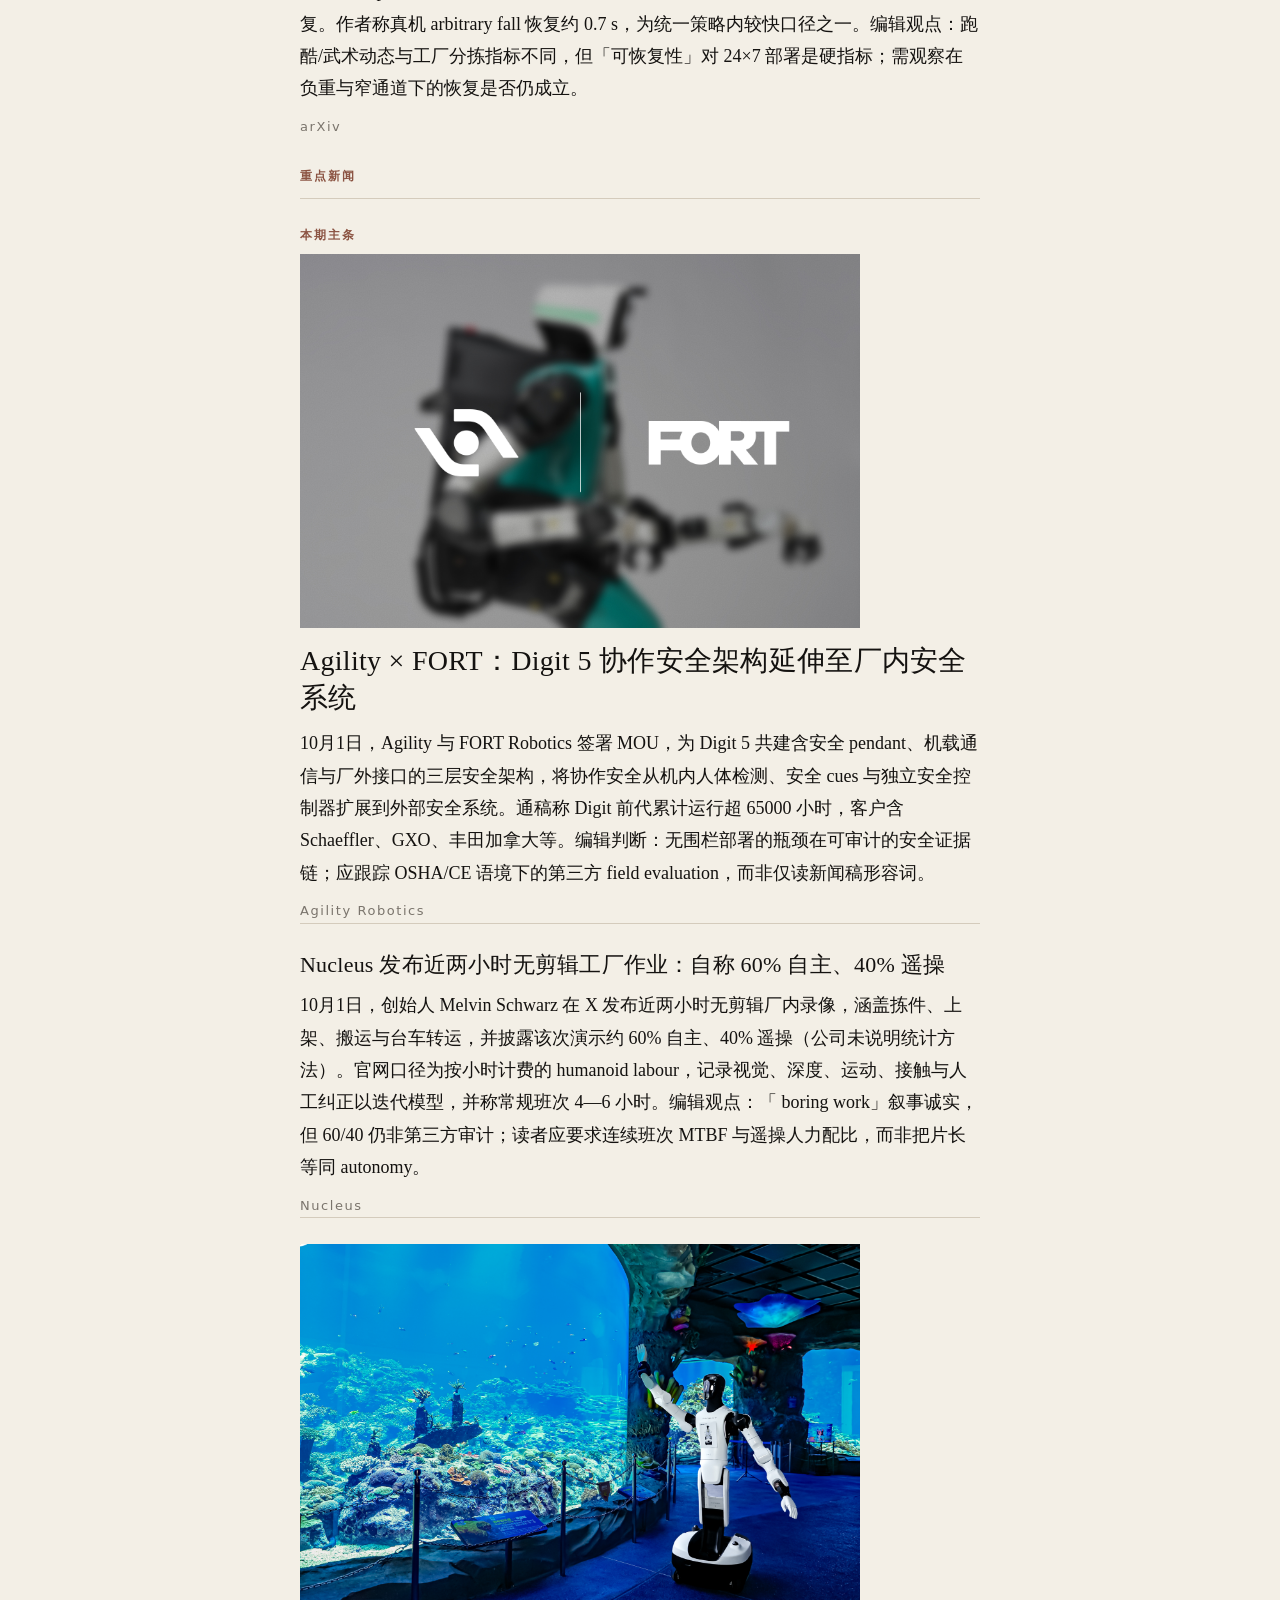
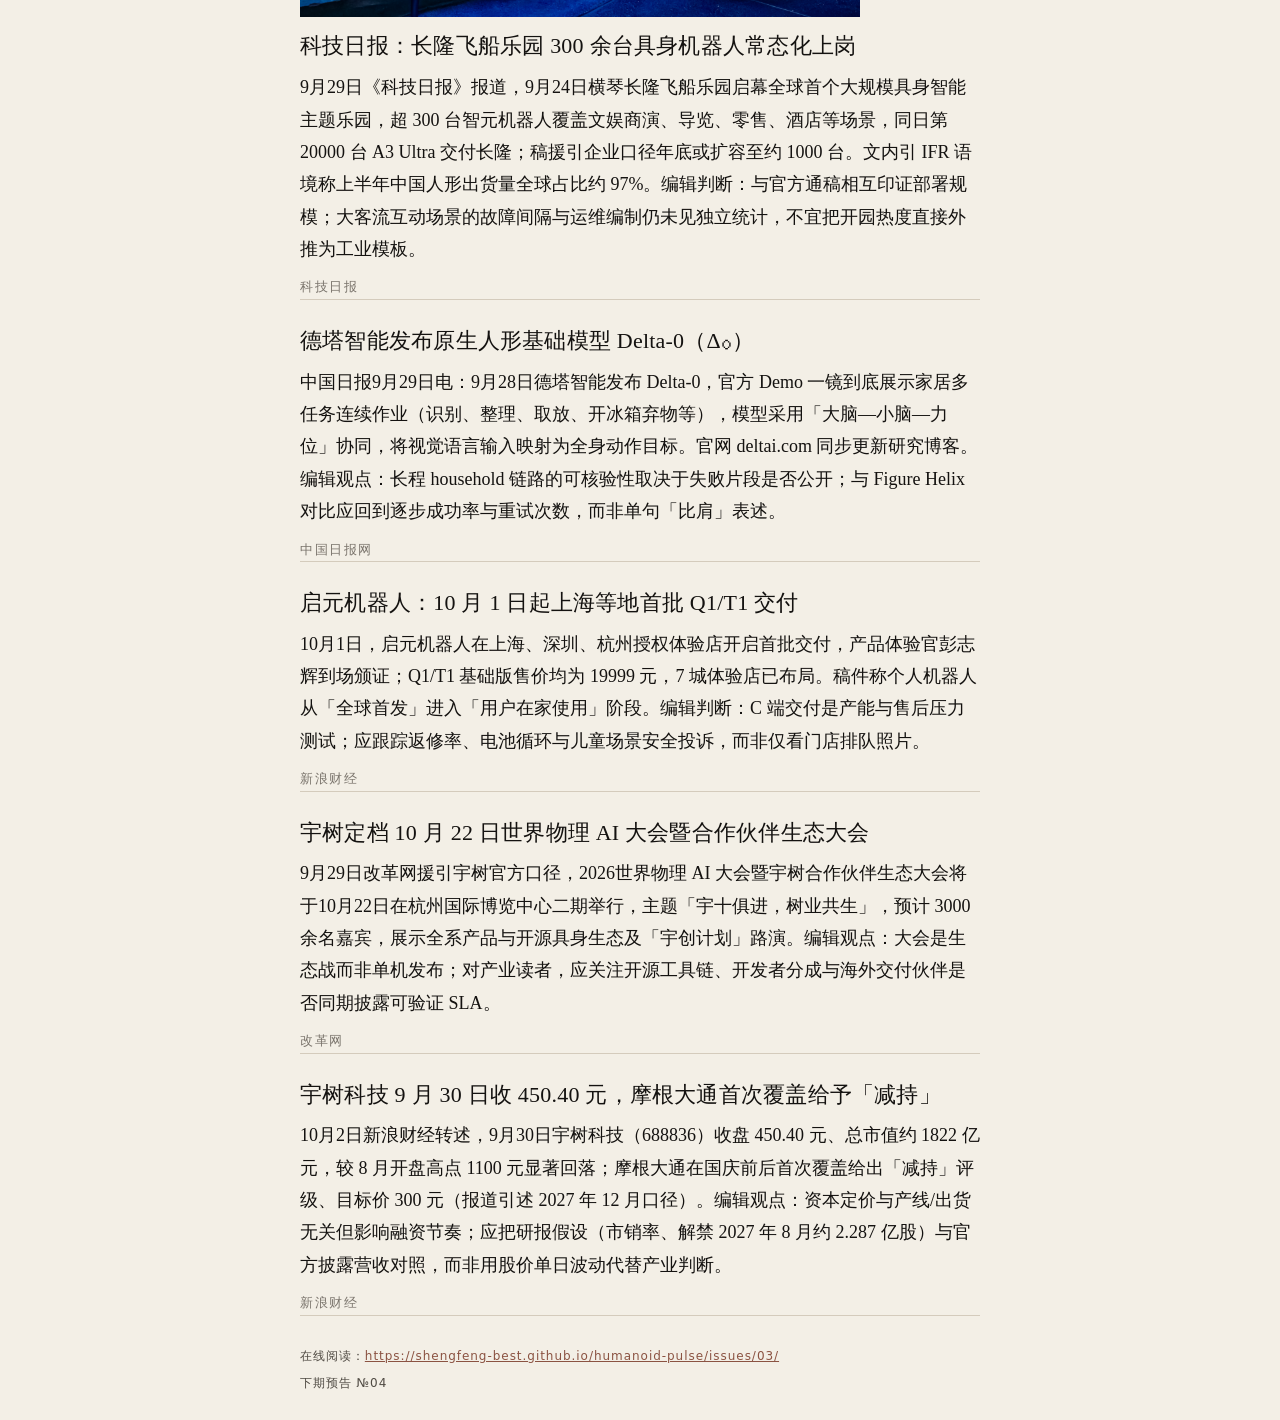
<file: issues/2026-09-03/email.html>
<!DOCTYPE html>
<html lang="zh-CN">
<head>
  <meta charset="utf-8" />
  <meta name="viewport" content="width=device-width, initial-scale=1" />
  <title>人形脉冲 №03 · 2026.09.29–10.05</title>
</head>
<body style="margin:0;padding:0;background-color:#F3EFE6;color:#141210;">
  <!--
    Email template: table layout, inline styles only.
    Images use relative assets/ paths; send_email.py inlines as CID.
  -->
  <table role="presentation" width="100%" cellpadding="0" cellspacing="0" border="0" style="background-color:#F3EFE6;margin:0;padding:0;width:100%;">
    <tr>
      <td align="center" style="padding:28px 14px;">
        <table role="presentation" width="680" cellpadding="0" cellspacing="0" border="0" style="width:680px;max-width:100%;background-color:#F3EFE6;">
          <tr>
            <td style="padding:0 0 18px 0;font-family:system-ui,-apple-system,sans-serif;font-size:14px;line-height:1.5;color:#4F4A43;letter-spacing:0.04em;">
              在线阅读：<a href="https://shengfeng-best.github.io/humanoid-pulse/issues/03/" style="color:#8B5342;text-decoration:underline;">https://shengfeng-best.github.io/humanoid-pulse/issues/03/</a>
            </td>
          </tr>

          <tr>
            <td style="padding:0 0 14px 0;border-bottom:2px solid #141210;font-family:system-ui,-apple-system,sans-serif;font-size:13px;letter-spacing:0.14em;text-transform:uppercase;color:#4F4A43;">
              <span style="color:#8B5342;font-weight:600;">PULSE · №03</span>
              &nbsp;&nbsp;<span style="letter-spacing:0.06em;text-transform:none;">2026.09.29–10.05</span>
            </td>
          </tr>

          <tr>
            <td style="padding:32px 0 14px 0;font-family:Georgia,'Times New Roman',serif;font-size:42px;line-height:1.12;color:#141210;font-weight:400;letter-spacing:0.03em;">
              人形脉冲
            </td>
          </tr>

          <tr>
            <td style="padding:0 0 24px 0;font-family:Georgia,'Times New Roman',serif;font-size:19px;line-height:1.8;color:#4F4A43;">
              本周主线从「能上台」转向「能并排干活、能记账」：Agility 以 Digit 5 与 FORT 把协作安全推到产线围栏外，Nucleus 则用近两小时无剪辑工时公开 60/40 自主—遥操配比。国内安徽升级机器人「路线图」、北京首台套认定联通格物 RaaS，与宇树定档 10·22 物理 AI 大会并置，编辑判断：C 端交付与资本定价须与连续运行工时同屏阅读。
            </td>
          </tr>

          <tr><td style="padding:0 0 20px 0;"><img src="assets/agibot-chimelong.png" alt="封面 · 智元 AGIBOT 长隆飞船乐园大规模部署（官方通稿图）" width="600" style="display:block;width:100%;max-width:600px;height:auto;border:0;" /><p style="margin:8px 0 0 0;font-family:system-ui,-apple-system,sans-serif;font-size:11px;letter-spacing:0.08em;color:#8A847C;">封面 · 智元 AGIBOT 长隆飞船乐园大规模部署（官方通稿图）</p></td></tr>

          <tr>
            <td style="padding:16px 0;border-top:1px solid #D4CBBC;border-bottom:1px solid #D4CBBC;font-family:system-ui,-apple-system,sans-serif;font-size:12px;letter-spacing:0.12em;color:#8B5342;">
              01 国内政策&nbsp;&nbsp;·&nbsp;&nbsp;02 国外前沿&nbsp;&nbsp;·&nbsp;&nbsp;03 重点新闻
            </td>
          </tr>

          <tr>
            <td style="padding:24px 0 0 0;font-family:Georgia,'Times New Roman',serif;font-size:18px;line-height:1.8;color:#141210;">
              <table role="presentation" width="100%" cellpadding="0" cellspacing="0" border="0"><tr><td style="padding:28px 0 10px 0;font-family:system-ui,-apple-system,sans-serif;font-size:12px;letter-spacing:0.18em;text-transform:uppercase;color:#8B5342;font-weight:600;">国内政策</td></tr><tr><td style="padding:26px 0 0 0;border-top:1px solid #D4CBBC;"><p style="margin:0 0 10px 0;font-family:Georgia,'Times New Roman',serif;font-size:22px;line-height:1.35;letter-spacing:0.01em;"><a href="https://ah.ifeng.com/c/8wn58V2EmAa" style="color:#141210;text-decoration:none;">安徽印发机器人产业高质量发展实施意见：2030 人形产量进全国第一梯队</a></p><p style="margin:0 0 10px 0;font-family:Georgia,'Times New Roman',serif;font-size:18px;line-height:1.8;color:#141210;">9月28日下午，省政府新闻办解读《关于推动机器人产业高质量发展的实施意见》（皖政办〔2026〕9号）。文件提出到2030年工业机器人产量全国前列、人形机器人产量全国第一梯队，并在喷涂、防爆、仓储物流等10个以上细分领域争领先；2027—2030年省级财政拟每年安排5亿元，并设立百亿规模机器人产业基金群。编辑判断：与柳州、静海等南北产能叙事形成对照，关键在「爆款产品+场景复制」能否产出可计量的实景数据，而非仅看发布会口径。</p><p style="margin:0;font-family:system-ui,-apple-system,sans-serif;font-size:13px;letter-spacing:0.12em;color:#7A746C;">凤凰网（安徽频道）</p></td></tr><tr><td style="padding:26px 0 0 0;border-top:1px solid #D4CBBC;"><p style="margin:0 0 10px 0;font-family:Georgia,'Times New Roman',serif;font-size:22px;line-height:1.35;letter-spacing:0.01em;"><a href="https://economy.gmw.cn/2026-09/30/content_39030173.htm" style="color:#141210;text-decoration:none;">北京第三批首台（套）目录：联通格物具身智能 RaaS 平台入选</a></p><p style="margin:0 0 10px 0;font-family:Georgia,'Times New Roman',serif;font-size:18px;line-height:1.8;color:#141210;">9月30日，光明网援引中国日报网称，《北京市2026年第三批首台（套）重大技术装备目录》公布，联通数科「联通格物具身智能 RaaS 平台」入选。通稿介绍平台以「统一智能物模型+协议插件化+数据标准化」纳管跨厂商机器人，并回溯 2026 世界人形机器人运动会期间纳管近 200 种、2000 余台设备。编辑观点：首台套认定价值在异构 fleet 的可运维与 RaaS 计费闭环，对整机企业而言是「接入标准」信号，而非单点硬件补贴。</p><p style="margin:0;font-family:system-ui,-apple-system,sans-serif;font-size:13px;letter-spacing:0.12em;color:#7A746C;">光明网</p></td></tr><tr><td style="padding:26px 0 0 0;border-top:1px solid #D4CBBC;"><p style="margin:0 0 10px 0;font-family:Georgia,'Times New Roman',serif;font-size:22px;line-height:1.35;letter-spacing:0.01em;"><a href="https://gdii.gd.gov.cn/zwgk/tzgg1011/content/post_4948451.html" style="color:#141210;text-decoration:none;">广东省「机器人+」具身智能案例：地市审核推荐 10 月 10 日截止</a></p><p style="margin:0 0 10px 0;font-family:Georgia,'Times New Roman',serif;font-size:18px;line-height:1.8;color:#141210;">省工信厅通知明确，具身智能典型场景案例线上申报已于9月24日截止，各地市对申报材料的审核推荐截止日为10月10日。征集面向制造、医疗、物流、养老、教育、商业社区、政务文旅、居家康养等八大领域已实景落地案例。编辑判断：本期窗口正值地市初审冲刺周，入选清单将直接影响部委推广与采购口径；企业应核对属地推荐节点，避免仅完成省级上传而错失推荐资格。</p><p style="margin:0;font-family:system-ui,-apple-system,sans-serif;font-size:13px;letter-spacing:0.12em;color:#7A746C;">广东省工业和信息化厅</p></td></tr><tr><td style="padding:26px 0 0 0;border-top:1px solid #D4CBBC;"><p style="margin:0 0 10px 0;font-family:Georgia,'Times New Roman',serif;font-size:22px;line-height:1.35;letter-spacing:0.01em;"><a href="https://www.miit.gov.cn/zwgk/zcwj/wjfb/tz/art/2026/art_f291ccd3da4c47ce95741de63cc088e6.html" style="color:#141210;text-decoration:none;">实景实训专项行动：11 月 30 日前须报送成效总结</a></p><p style="margin:0 0 10px 0;font-family:Georgia,'Times New Roman',serif;font-size:18px;line-height:1.8;color:#141210;">工信厅联科函〔2026〕256号要求，2026年11月30日前各省级工业和信息化主管部门与有关央企全面总结专项行动完成情况，统计场景应用成效指标并报送。通知目标为年底在代表性场景完成应用验证与常态部署、形成百个以上高价值场景。编辑观点：距截止尚有两月，但「可核验工时、失败率、经济可行性」需从现在开始留痕；与安徽、广东场景征集叠加，实质是把演示视频换成可审计的部署台账。</p><p style="margin:0;font-family:system-ui,-apple-system,sans-serif;font-size:13px;letter-spacing:0.12em;color:#7A746C;">工信部</p></td></tr></table><table role="presentation" width="100%" cellpadding="0" cellspacing="0" border="0"><tr><td style="padding:28px 0 10px 0;font-family:system-ui,-apple-system,sans-serif;font-size:12px;letter-spacing:0.18em;text-transform:uppercase;color:#8B5342;font-weight:600;">国外前沿</td></tr><tr><td style="padding:26px 0 0 0;border-top:1px solid #D4CBBC;"><p style="margin:0 0 10px 0;font-family:Georgia,'Times New Roman',serif;font-size:22px;line-height:1.35;letter-spacing:0.01em;"><a href="https://arxiv.org/abs/2610.00198" style="color:#141210;text-decoration:none;">arXiv：HumanoidTTT 测试时选择性复用已验证全身动作</a></p><p style="margin:0 0 10px 0;font-family:Georgia,'Times New Roman',serif;font-size:18px;line-height:1.8;color:#141210;">10月2日提交（arXiv:2610.00198）。HumanoidTTT 在持续部署中仅当入口状态「认证适用」时才授权整段动作复用，否则重新生成；并以测试时能力巩固在有限存储中保留高复用动作。作者报告零不安全接受、相对新生成约16.4× 端到端加速，且在线巩固较冻结存储减少生成调用。编辑判断：价值在降低重复任务的推理延迟；产业侧应关注认证状态如何与 MES/安全联锁对齐，而非只看仿真加速比。</p><p style="margin:0;font-family:system-ui,-apple-system,sans-serif;font-size:13px;letter-spacing:0.12em;color:#7A746C;">arXiv</p></td></tr><tr><td style="padding:26px 0 0 0;border-top:1px solid #D4CBBC;"><p style="margin:0 0 10px 0;font-family:Georgia,'Times New Roman',serif;font-size:22px;line-height:1.35;letter-spacing:0.01em;"><a href="https://arxiv.org/abs/2610.02196" style="color:#141210;text-decoration:none;">arXiv：InterEvolve 测试时进化 reward program 释放 G1 loco-manipulation</a></p><p style="margin:0 0 10px 0;font-family:Georgia,'Times New Roman',serif;font-size:18px;line-height:1.8;color:#141210;">10月2日提交（arXiv:2610.02196）。工作以对象感知 forward-backward 行为基础模型为底，用分阶段 reward program 描述接触丰富任务，由 LLM 据执行反馈修订结构、数值优化器调常数，并在并行仿真中验证候选。作者称人手设计 reward 未能充分调用控制器既有能力，而进化后的 program 可诱导新策略，含 Unitree G1 真机演示。编辑观点：「不重训、改接口」路线适合产线任务频繁微调；风险在 LLM 修订的可解释性与安全边界审计。</p><p style="margin:0;font-family:system-ui,-apple-system,sans-serif;font-size:13px;letter-spacing:0.12em;color:#7A746C;">arXiv</p></td></tr><tr><td style="padding:26px 0 0 0;border-top:1px solid #D4CBBC;"><p style="margin:0 0 10px 0;font-family:Georgia,'Times New Roman',serif;font-size:22px;line-height:1.35;letter-spacing:0.01em;"><a href="https://arxiv.org/abs/2610.00438" style="color:#141210;text-decoration:none;">arXiv：λ₀ 与 HumanVerse-500 以 egocentric 人体数据预训练全身 loco-manipulation</a></p><p style="margin:0 0 10px 0;font-family:Georgia,'Times New Roman',serif;font-size:18px;line-height:1.8;color:#141210;">10月2日提交（arXiv:2610.00438）。作者发布 500 小时可穿戴采集的 HumanVerse-500，并三阶段训练 whole-body VLA 策略 λ₀：先广谱 egocentric 交互，再用 HumanVerse 协调身体—手，最后适配下游任务与本体。报告在 SIMPLE 与 4 项真机 loco-manipulation 任务上 SOTA，并分析 scaling 与阶段贡献。编辑判断：人体视频—机器人动作的共享表征若可复现，将压低动捕成本；仍待独立团队在异构工厂通道上验证长程成功率。</p><p style="margin:0;font-family:system-ui,-apple-system,sans-serif;font-size:13px;letter-spacing:0.12em;color:#7A746C;">arXiv</p></td></tr><tr><td style="padding:26px 0 0 0;border-top:1px solid #D4CBBC;"><p style="margin:0 0 10px 0;font-family:Georgia,'Times New Roman',serif;font-size:22px;line-height:1.35;letter-spacing:0.01em;"><a href="https://arxiv.org/abs/2610.03388" style="color:#141210;text-decoration:none;">arXiv：KungfuAthleteBot 从武术视频学习高动态技能与统一跌倒恢复</a></p><p style="margin:0 0 10px 0;font-family:Georgia,'Times New Roman',serif;font-size:18px;line-height:1.8;color:#141210;">10月5日更新（arXiv:2610.03388）。KAB 以抛物线轨迹校正修复视频 retarget 的物理不一致，以 pseudo-LKE 采样使高动态参考可学，并在同一策略内学习扰动拒绝与跌倒恢复。作者称真机 arbitrary fall 恢复约 0.7 s，为统一策略内较快口径之一。编辑观点：跑酷/武术动态与工厂分拣指标不同，但「可恢复性」对 24×7 部署是硬指标；需观察在负重与窄通道下的恢复是否仍成立。</p><p style="margin:0;font-family:system-ui,-apple-system,sans-serif;font-size:13px;letter-spacing:0.12em;color:#7A746C;">arXiv</p></td></tr></table><table role="presentation" width="100%" cellpadding="0" cellspacing="0" border="0"><tr><td style="padding:28px 0 10px 0;font-family:system-ui,-apple-system,sans-serif;font-size:12px;letter-spacing:0.18em;text-transform:uppercase;color:#8B5342;font-weight:600;">重点新闻</td></tr><tr><td style="padding:26px 0 0 0;border-top:1px solid #D4CBBC;"><p style="margin:0 0 8px 0;font-family:system-ui,-apple-system,sans-serif;font-size:12px;letter-spacing:0.16em;text-transform:uppercase;color:#8B5342;font-weight:600;">本期主条</p><p style="margin:0 0 14px 0;"><img src="assets/agility-digit5-fort.jpg" alt="Agility × FORT：Digit 5 协作安全架构延伸至厂内安全系统" width="560" height="320" style="display:block;width:100%;max-width:560px;height:auto;border:0;" /></p><p style="margin:0 0 10px 0;font-family:Georgia,'Times New Roman',serif;font-size:28px;line-height:1.35;letter-spacing:0.01em;"><a href="https://www.agilityrobotics.com/content/agility-and-fort-robotics-announce-strategic-partnership-to-advance-humanoid-robot-safety" style="color:#141210;text-decoration:none;">Agility × FORT：Digit 5 协作安全架构延伸至厂内安全系统</a></p><p style="margin:0 0 10px 0;font-family:Georgia,'Times New Roman',serif;font-size:18px;line-height:1.8;color:#141210;">10月1日，Agility 与 FORT Robotics 签署 MOU，为 Digit 5 共建含安全 pendant、机载通信与厂外接口的三层安全架构，将协作安全从机内人体检测、安全 cues 与独立安全控制器扩展到外部安全系统。通稿称 Digit 前代累计运行超 65000 小时，客户含 Schaeffler、GXO、丰田加拿大等。编辑判断：无围栏部署的瓶颈在可审计的安全证据链；应跟踪 OSHA/CE 语境下的第三方 field evaluation，而非仅读新闻稿形容词。</p><p style="margin:0;font-family:system-ui,-apple-system,sans-serif;font-size:13px;letter-spacing:0.12em;color:#7A746C;">Agility Robotics</p></td></tr><tr><td style="padding:26px 0 0 0;border-top:1px solid #D4CBBC;"><p style="margin:0 0 10px 0;font-family:Georgia,'Times New Roman',serif;font-size:22px;line-height:1.35;letter-spacing:0.01em;"><a href="https://nucleuslab.ai/" style="color:#141210;text-decoration:none;">Nucleus 发布近两小时无剪辑工厂作业：自称 60% 自主、40% 遥操</a></p><p style="margin:0 0 10px 0;font-family:Georgia,'Times New Roman',serif;font-size:18px;line-height:1.8;color:#141210;">10月1日，创始人 Melvin Schwarz 在 X 发布近两小时无剪辑厂内录像，涵盖拣件、上架、搬运与台车转运，并披露该次演示约 60% 自主、40% 遥操（公司未说明统计方法）。官网口径为按小时计费的 humanoid labour，记录视觉、深度、运动、接触与人工纠正以迭代模型，并称常规班次 4—6 小时。编辑观点：「 boring work」叙事诚实，但 60/40 仍非第三方审计；读者应要求连续班次 MTBF 与遥操人力配比，而非把片长等同 autonomy。</p><p style="margin:0;font-family:system-ui,-apple-system,sans-serif;font-size:13px;letter-spacing:0.12em;color:#7A746C;">Nucleus</p></td></tr><tr><td style="padding:26px 0 0 0;border-top:1px solid #D4CBBC;"><p style="margin:0 0 14px 0;"><img src="assets/agibot-chimelong.png" alt="科技日报：长隆飞船乐园 300 余台具身机器人常态化上岗" width="560" height="220" style="display:block;width:100%;max-width:560px;height:auto;border:0;" /></p><p style="margin:0 0 10px 0;font-family:Georgia,'Times New Roman',serif;font-size:22px;line-height:1.35;letter-spacing:0.01em;"><a href="https://www.stdaily.com/web/gdxw/2026-09/29/content_589516.html" style="color:#141210;text-decoration:none;">科技日报：长隆飞船乐园 300 余台具身机器人常态化上岗</a></p><p style="margin:0 0 10px 0;font-family:Georgia,'Times New Roman',serif;font-size:18px;line-height:1.8;color:#141210;">9月29日《科技日报》报道，9月24日横琴长隆飞船乐园启幕全球首个大规模具身智能主题乐园，超 300 台智元机器人覆盖文娱商演、导览、零售、酒店等场景，同日第 20000 台 A3 Ultra 交付长隆；稿援引企业口径年底或扩容至约 1000 台。文内引 IFR 语境称上半年中国人形出货量全球占比约 97%。编辑判断：与官方通稿相互印证部署规模；大客流互动场景的故障间隔与运维编制仍未见独立统计，不宜把开园热度直接外推为工业模板。</p><p style="margin:0;font-family:system-ui,-apple-system,sans-serif;font-size:13px;letter-spacing:0.12em;color:#7A746C;">科技日报</p></td></tr><tr><td style="padding:26px 0 0 0;border-top:1px solid #D4CBBC;"><p style="margin:0 0 10px 0;font-family:Georgia,'Times New Roman',serif;font-size:22px;line-height:1.35;letter-spacing:0.01em;"><a href="https://cn.chinadaily.com.cn/a/202609/29/WS6abb98e2e4b09a165c78d82b.html" style="color:#141210;text-decoration:none;">德塔智能发布原生人形基础模型 Delta-0（Δ₀）</a></p><p style="margin:0 0 10px 0;font-family:Georgia,'Times New Roman',serif;font-size:18px;line-height:1.8;color:#141210;">中国日报9月29日电：9月28日德塔智能发布 Delta-0，官方 Demo 一镜到底展示家居多任务连续作业（识别、整理、取放、开冰箱弃物等），模型采用「大脑—小脑—力位」协同，将视觉语言输入映射为全身动作目标。官网 deltai.com 同步更新研究博客。编辑观点：长程 household 链路的可核验性取决于失败片段是否公开；与 Figure Helix 对比应回到逐步成功率与重试次数，而非单句「比肩」表述。</p><p style="margin:0;font-family:system-ui,-apple-system,sans-serif;font-size:13px;letter-spacing:0.12em;color:#7A746C;">中国日报网</p></td></tr><tr><td style="padding:26px 0 0 0;border-top:1px solid #D4CBBC;"><p style="margin:0 0 10px 0;font-family:Georgia,'Times New Roman',serif;font-size:22px;line-height:1.35;letter-spacing:0.01em;"><a href="https://finance.sina.com.cn/jjxw/2026-10-01/doc-inittvfv5083565.shtml" style="color:#141210;text-decoration:none;">启元机器人：10 月 1 日起上海等地首批 Q1/T1 交付</a></p><p style="margin:0 0 10px 0;font-family:Georgia,'Times New Roman',serif;font-size:18px;line-height:1.8;color:#141210;">10月1日，启元机器人在上海、深圳、杭州授权体验店开启首批交付，产品体验官彭志辉到场颁证；Q1/T1 基础版售价均为 19999 元，7 城体验店已布局。稿件称个人机器人从「全球首发」进入「用户在家使用」阶段。编辑判断：C 端交付是产能与售后压力测试；应跟踪返修率、电池循环与儿童场景安全投诉，而非仅看门店排队照片。</p><p style="margin:0;font-family:system-ui,-apple-system,sans-serif;font-size:13px;letter-spacing:0.12em;color:#7A746C;">新浪财经</p></td></tr><tr><td style="padding:26px 0 0 0;border-top:1px solid #D4CBBC;"><p style="margin:0 0 10px 0;font-family:Georgia,'Times New Roman',serif;font-size:22px;line-height:1.35;letter-spacing:0.01em;"><a href="http://www.cfgw.net.cn/xb/content/2026-09/29/content_25226871.html" style="color:#141210;text-decoration:none;">宇树定档 10 月 22 日世界物理 AI 大会暨合作伙伴生态大会</a></p><p style="margin:0 0 10px 0;font-family:Georgia,'Times New Roman',serif;font-size:18px;line-height:1.8;color:#141210;">9月29日改革网援引宇树官方口径，2026世界物理 AI 大会暨宇树合作伙伴生态大会将于10月22日在杭州国际博览中心二期举行，主题「宇十俱进，树业共生」，预计 3000 余名嘉宾，展示全系产品与开源具身生态及「宇创计划」路演。编辑观点：大会是生态战而非单机发布；对产业读者，应关注开源工具链、开发者分成与海外交付伙伴是否同期披露可验证 SLA。</p><p style="margin:0;font-family:system-ui,-apple-system,sans-serif;font-size:13px;letter-spacing:0.12em;color:#7A746C;">改革网</p></td></tr><tr><td style="padding:26px 0 0 0;border-top:1px solid #D4CBBC;"><p style="margin:0 0 10px 0;font-family:Georgia,'Times New Roman',serif;font-size:22px;line-height:1.35;letter-spacing:0.01em;"><a href="https://finance.sina.com.cn/stock/companyt/2026-10-02/doc-inituwtp5963245.shtml" style="color:#141210;text-decoration:none;">宇树科技 9 月 30 日收 450.40 元，摩根大通首次覆盖给予「减持」</a></p><p style="margin:0 0 10px 0;font-family:Georgia,'Times New Roman',serif;font-size:18px;line-height:1.8;color:#141210;">10月2日新浪财经转述，9月30日宇树科技（688836）收盘 450.40 元、总市值约 1822 亿元，较 8 月开盘高点 1100 元显著回落；摩根大通在国庆前后首次覆盖给出「减持」评级、目标价 300 元（报道引述 2027 年 12 月口径）。编辑观点：资本定价与产线/出货无关但影响融资节奏；应把研报假设（市销率、解禁 2027 年 8 月约 2.287 亿股）与官方披露营收对照，而非用股价单日波动代替产业判断。</p><p style="margin:0;font-family:system-ui,-apple-system,sans-serif;font-size:13px;letter-spacing:0.12em;color:#7A746C;">新浪财经</p></td></tr></table>
            </td>
          </tr>

          <tr>
            <td style="padding:32px 0 0 0;border-top:1px solid #D4CBBC;font-family:system-ui,-apple-system,sans-serif;font-size:12px;letter-spacing:0.08em;color:#4F4A43;">
              <p style="margin:0 0 10px 0;">在线阅读：<a href="https://shengfeng-best.github.io/humanoid-pulse/issues/03/" style="color:#8B5342;">https://shengfeng-best.github.io/humanoid-pulse/issues/03/</a></p>
              <p style="margin:0;">下期预告 №04</p>
            </td>
          </tr>
        </table>
      </td>
    </tr>
  </table>
</body>
</html>
</file>
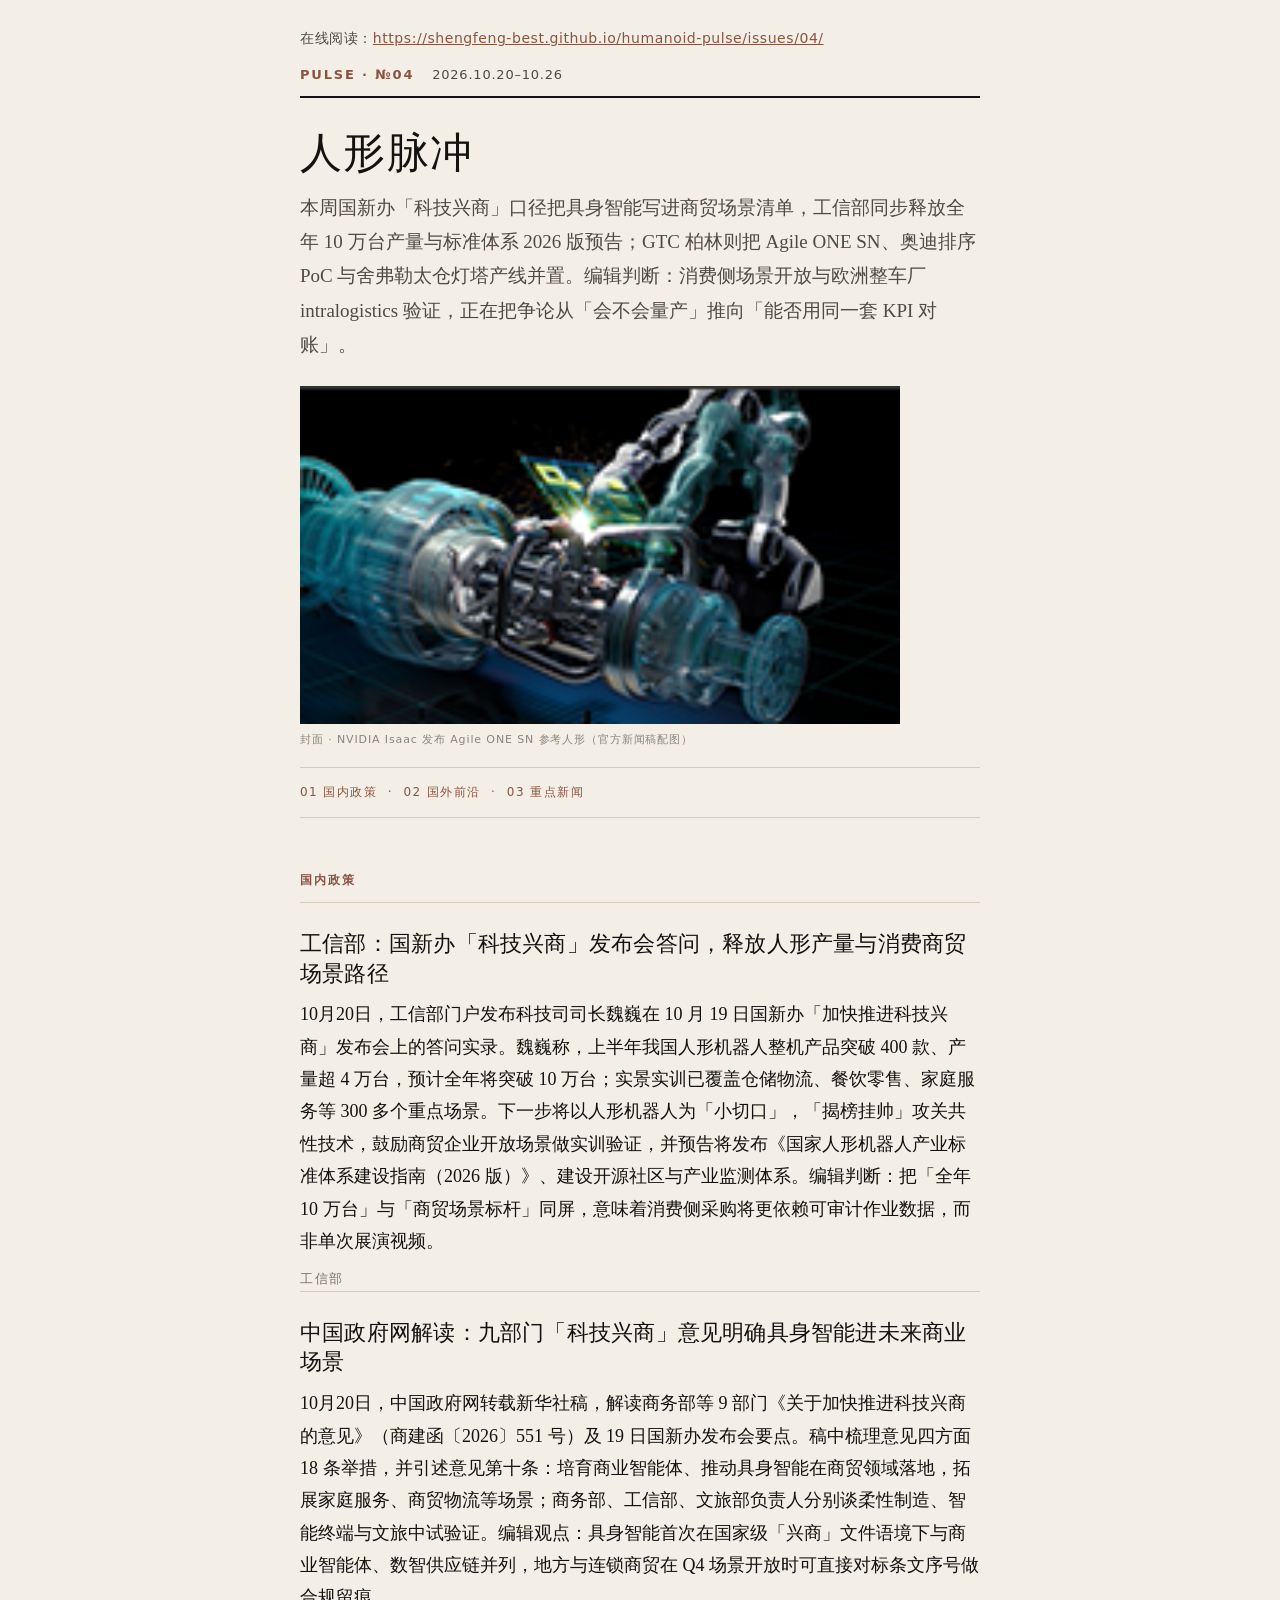
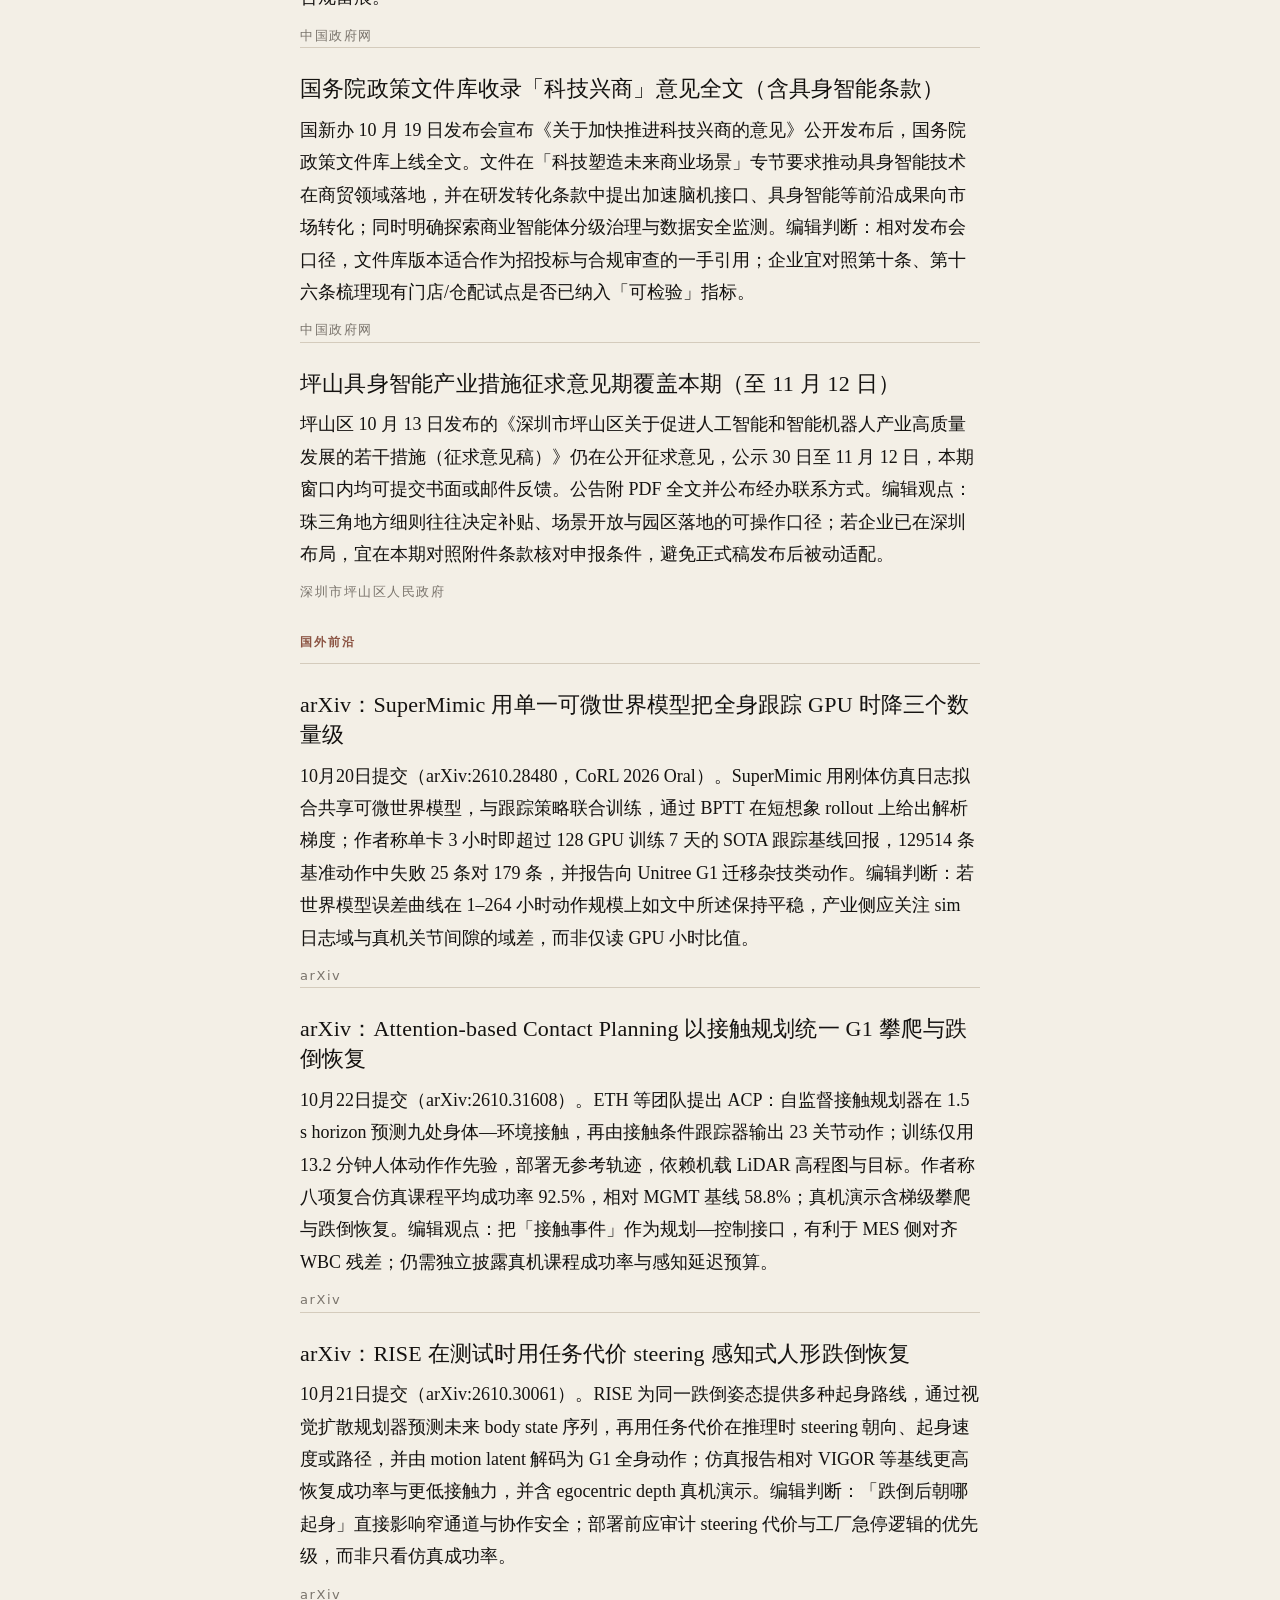
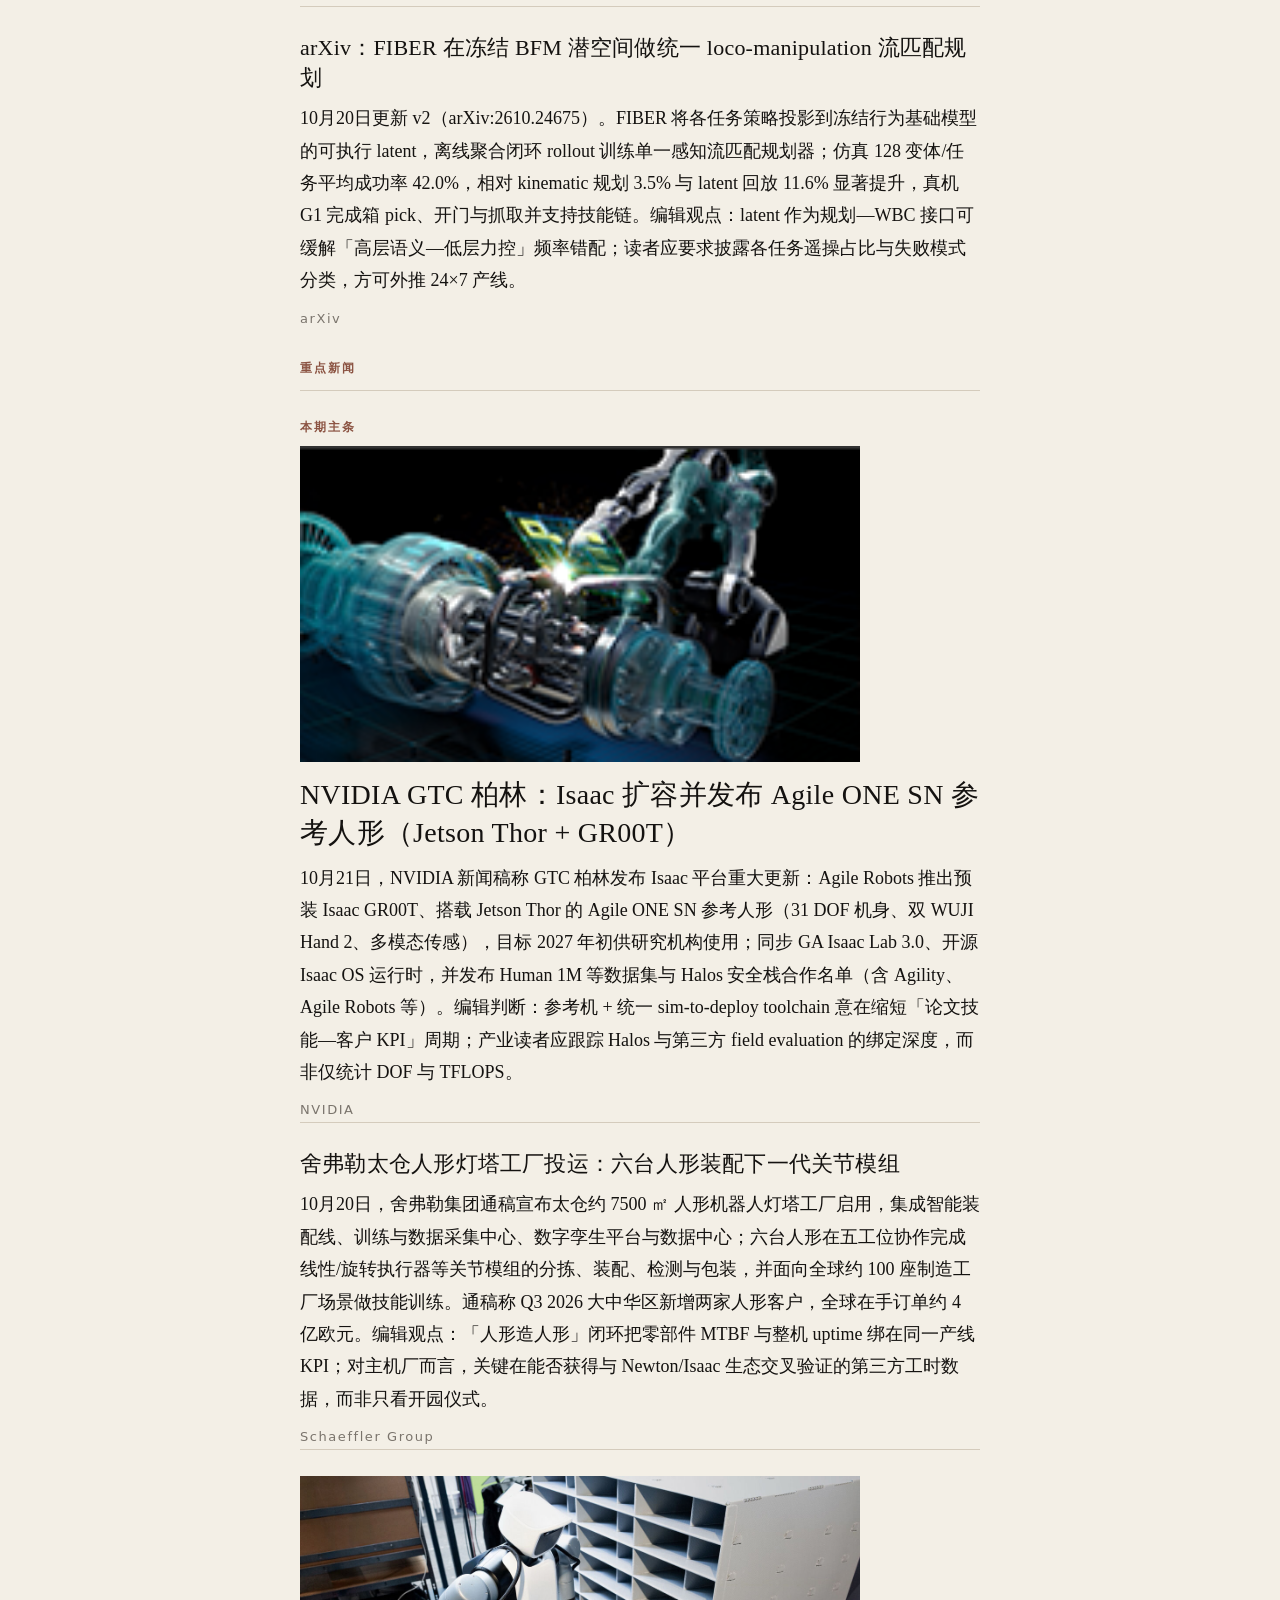
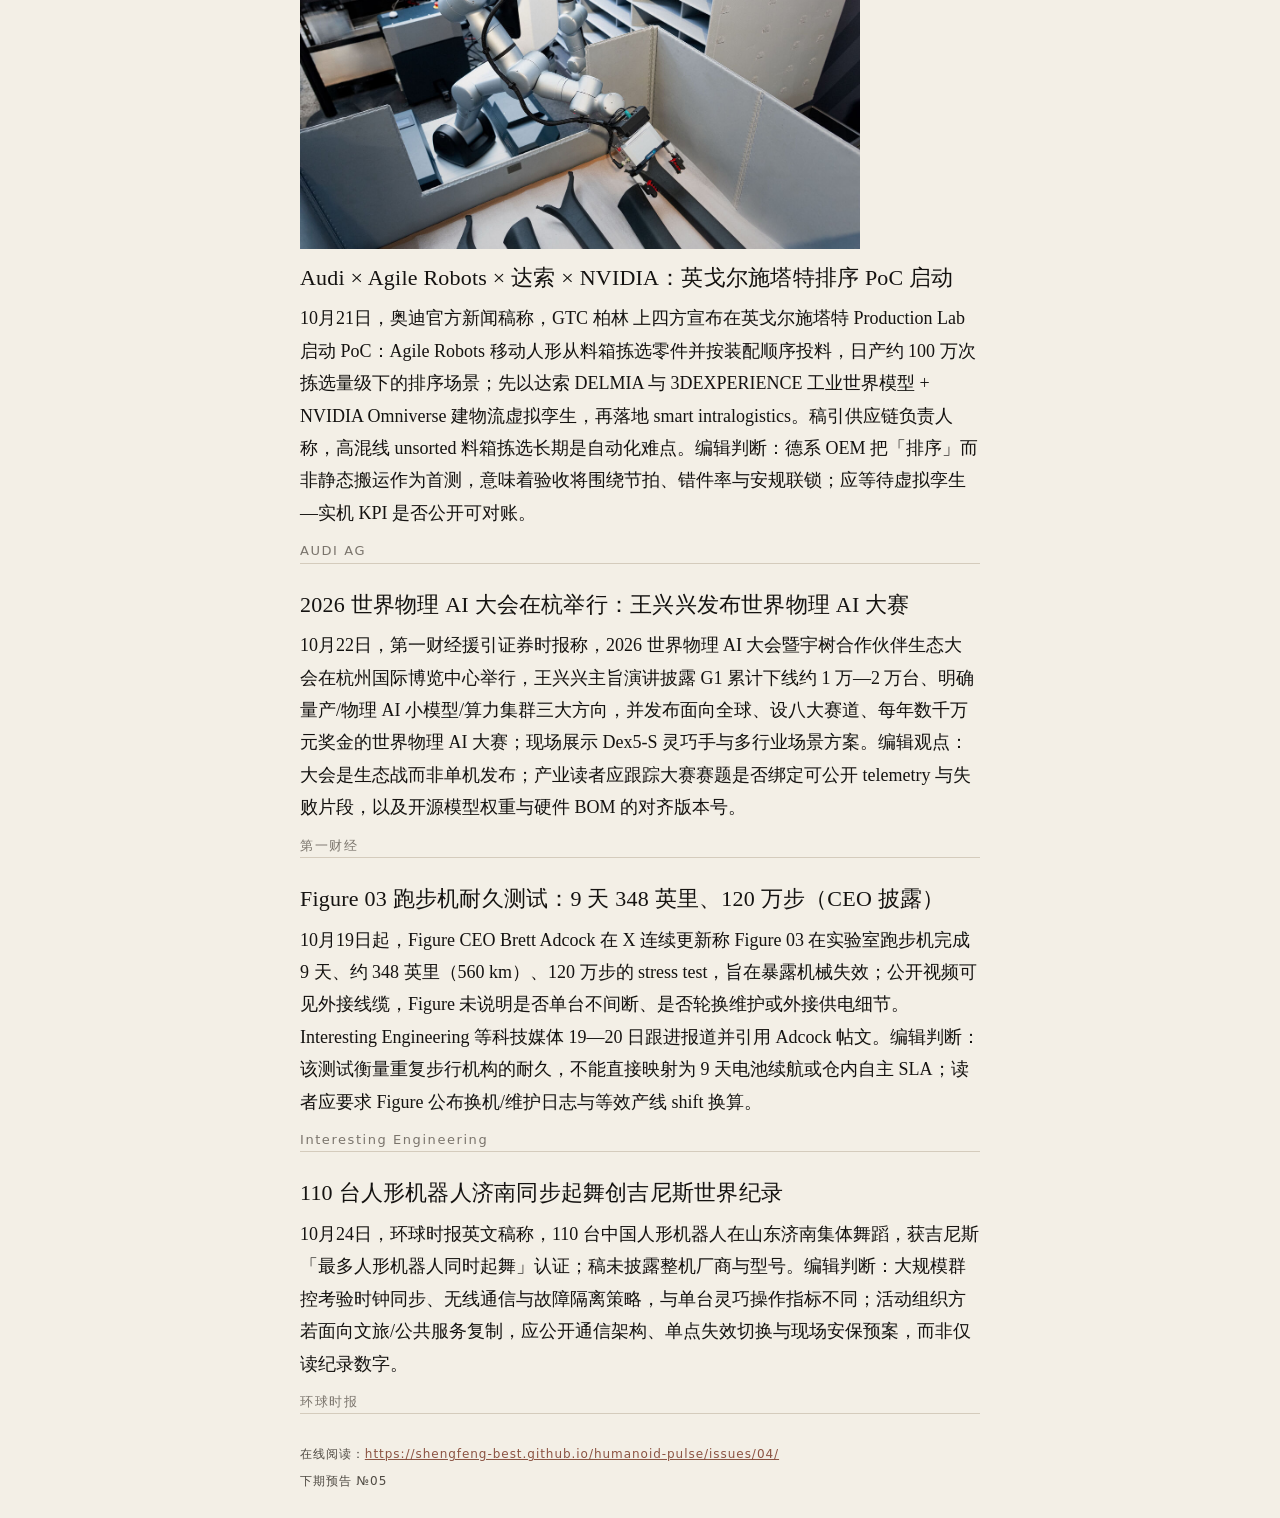
<file: issues/2026-10-04/email.html>
<!DOCTYPE html>
<html lang="zh-CN">
<head>
  <meta charset="utf-8" />
  <meta name="viewport" content="width=device-width, initial-scale=1" />
  <title>人形脉冲 №04 · 2026.10.20–10.26</title>
</head>
<body style="margin:0;padding:0;background-color:#F3EFE6;color:#141210;">
  <!--
    Email template: table layout, inline styles only.
    Images use relative assets/ paths; send_email.py inlines as CID.
  -->
  <table role="presentation" width="100%" cellpadding="0" cellspacing="0" border="0" style="background-color:#F3EFE6;margin:0;padding:0;width:100%;">
    <tr>
      <td align="center" style="padding:28px 14px;">
        <table role="presentation" width="680" cellpadding="0" cellspacing="0" border="0" style="width:680px;max-width:100%;background-color:#F3EFE6;">
          <tr>
            <td style="padding:0 0 18px 0;font-family:system-ui,-apple-system,sans-serif;font-size:14px;line-height:1.5;color:#4F4A43;letter-spacing:0.04em;">
              在线阅读：<a href="https://shengfeng-best.github.io/humanoid-pulse/issues/04/" style="color:#8B5342;text-decoration:underline;">https://shengfeng-best.github.io/humanoid-pulse/issues/04/</a>
            </td>
          </tr>

          <tr>
            <td style="padding:0 0 14px 0;border-bottom:2px solid #141210;font-family:system-ui,-apple-system,sans-serif;font-size:13px;letter-spacing:0.14em;text-transform:uppercase;color:#4F4A43;">
              <span style="color:#8B5342;font-weight:600;">PULSE · №04</span>
              &nbsp;&nbsp;<span style="letter-spacing:0.06em;text-transform:none;">2026.10.20–10.26</span>
            </td>
          </tr>

          <tr>
            <td style="padding:32px 0 14px 0;font-family:Georgia,'Times New Roman',serif;font-size:42px;line-height:1.12;color:#141210;font-weight:400;letter-spacing:0.03em;">
              人形脉冲
            </td>
          </tr>

          <tr>
            <td style="padding:0 0 24px 0;font-family:Georgia,'Times New Roman',serif;font-size:19px;line-height:1.8;color:#4F4A43;">
              本周国新办「科技兴商」口径把具身智能写进商贸场景清单，工信部同步释放全年 10 万台产量与标准体系 2026 版预告；GTC 柏林则把 Agile ONE SN、奥迪排序 PoC 与舍弗勒太仓灯塔产线并置。编辑判断：消费侧场景开放与欧洲整车厂 intralogistics 验证，正在把争论从「会不会量产」推向「能否用同一套 KPI 对账」。
            </td>
          </tr>

          <tr><td style="padding:0 0 20px 0;"><img src="assets/nvidia-agile-one-sn.jpg" alt="封面 · NVIDIA Isaac 发布 Agile ONE SN 参考人形（官方新闻稿配图）" width="600" style="display:block;width:100%;max-width:600px;height:auto;border:0;" /><p style="margin:8px 0 0 0;font-family:system-ui,-apple-system,sans-serif;font-size:11px;letter-spacing:0.08em;color:#8A847C;">封面 · NVIDIA Isaac 发布 Agile ONE SN 参考人形（官方新闻稿配图）</p></td></tr>

          <tr>
            <td style="padding:16px 0;border-top:1px solid #D4CBBC;border-bottom:1px solid #D4CBBC;font-family:system-ui,-apple-system,sans-serif;font-size:12px;letter-spacing:0.12em;color:#8B5342;">
              01 国内政策&nbsp;&nbsp;·&nbsp;&nbsp;02 国外前沿&nbsp;&nbsp;·&nbsp;&nbsp;03 重点新闻
            </td>
          </tr>

          <tr>
            <td style="padding:24px 0 0 0;font-family:Georgia,'Times New Roman',serif;font-size:18px;line-height:1.8;color:#141210;">
              <table role="presentation" width="100%" cellpadding="0" cellspacing="0" border="0"><tr><td style="padding:28px 0 10px 0;font-family:system-ui,-apple-system,sans-serif;font-size:12px;letter-spacing:0.18em;text-transform:uppercase;color:#8B5342;font-weight:600;">国内政策</td></tr><tr><td style="padding:26px 0 0 0;border-top:1px solid #D4CBBC;"><p style="margin:0 0 10px 0;font-family:Georgia,'Times New Roman',serif;font-size:22px;line-height:1.35;letter-spacing:0.01em;"><a href="https://www.miit.gov.cn/xwfb/gxdt/sjdt/art/2026/art_34e6e8e918bd424482287fc02a5cbffd.html" style="color:#141210;text-decoration:none;">工信部：国新办「科技兴商」发布会答问，释放人形产量与消费商贸场景路径</a></p><p style="margin:0 0 10px 0;font-family:Georgia,'Times New Roman',serif;font-size:18px;line-height:1.8;color:#141210;">10月20日，工信部门户发布科技司司长魏巍在 10 月 19 日国新办「加快推进科技兴商」发布会上的答问实录。魏巍称，上半年我国人形机器人整机产品突破 400 款、产量超 4 万台，预计全年将突破 10 万台；实景实训已覆盖仓储物流、餐饮零售、家庭服务等 300 多个重点场景。下一步将以人形机器人为「小切口」，「揭榜挂帅」攻关共性技术，鼓励商贸企业开放场景做实训验证，并预告将发布《国家人形机器人产业标准体系建设指南（2026 版）》、建设开源社区与产业监测体系。编辑判断：把「全年 10 万台」与「商贸场景标杆」同屏，意味着消费侧采购将更依赖可审计作业数据，而非单次展演视频。</p><p style="margin:0;font-family:system-ui,-apple-system,sans-serif;font-size:13px;letter-spacing:0.12em;color:#7A746C;">工信部</p></td></tr><tr><td style="padding:26px 0 0 0;border-top:1px solid #D4CBBC;"><p style="margin:0 0 10px 0;font-family:Georgia,'Times New Roman',serif;font-size:22px;line-height:1.35;letter-spacing:0.01em;"><a href="https://www.gov.cn/zhengce/202610/content_7083758.htm" style="color:#141210;text-decoration:none;">中国政府网解读：九部门「科技兴商」意见明确具身智能进未来商业场景</a></p><p style="margin:0 0 10px 0;font-family:Georgia,'Times New Roman',serif;font-size:18px;line-height:1.8;color:#141210;">10月20日，中国政府网转载新华社稿，解读商务部等 9 部门《关于加快推进科技兴商的意见》（商建函〔2026〕551 号）及 19 日国新办发布会要点。稿中梳理意见四方面 18 条举措，并引述意见第十条：培育商业智能体、推动具身智能在商贸领域落地，拓展家庭服务、商贸物流等场景；商务部、工信部、文旅部负责人分别谈柔性制造、智能终端与文旅中试验证。编辑观点：具身智能首次在国家级「兴商」文件语境下与商业智能体、数智供应链并列，地方与连锁商贸在 Q4 场景开放时可直接对标条文序号做合规留痕。</p><p style="margin:0;font-family:system-ui,-apple-system,sans-serif;font-size:13px;letter-spacing:0.12em;color:#7A746C;">中国政府网</p></td></tr><tr><td style="padding:26px 0 0 0;border-top:1px solid #D4CBBC;"><p style="margin:0 0 10px 0;font-family:Georgia,'Times New Roman',serif;font-size:22px;line-height:1.35;letter-spacing:0.01em;"><a href="https://www.gov.cn/zhengce/zhengceku/202610/content_7083721.htm" style="color:#141210;text-decoration:none;">国务院政策文件库收录「科技兴商」意见全文（含具身智能条款）</a></p><p style="margin:0 0 10px 0;font-family:Georgia,'Times New Roman',serif;font-size:18px;line-height:1.8;color:#141210;">国新办 10 月 19 日发布会宣布《关于加快推进科技兴商的意见》公开发布后，国务院政策文件库上线全文。文件在「科技塑造未来商业场景」专节要求推动具身智能技术在商贸领域落地，并在研发转化条款中提出加速脑机接口、具身智能等前沿成果向市场转化；同时明确探索商业智能体分级治理与数据安全监测。编辑判断：相对发布会口径，文件库版本适合作为招投标与合规审查的一手引用；企业宜对照第十条、第十六条梳理现有门店/仓配试点是否已纳入「可检验」指标。</p><p style="margin:0;font-family:system-ui,-apple-system,sans-serif;font-size:13px;letter-spacing:0.12em;color:#7A746C;">中国政府网</p></td></tr><tr><td style="padding:26px 0 0 0;border-top:1px solid #D4CBBC;"><p style="margin:0 0 10px 0;font-family:Georgia,'Times New Roman',serif;font-size:22px;line-height:1.35;letter-spacing:0.01em;"><a href="https://www.szpsq.gov.cn/hdjlpt/yjzj/answer/53415" style="color:#141210;text-decoration:none;">坪山具身智能产业措施征求意见期覆盖本期（至 11 月 12 日）</a></p><p style="margin:0 0 10px 0;font-family:Georgia,'Times New Roman',serif;font-size:18px;line-height:1.8;color:#141210;">坪山区 10 月 13 日发布的《深圳市坪山区关于促进人工智能和智能机器人产业高质量发展的若干措施（征求意见稿）》仍在公开征求意见，公示 30 日至 11 月 12 日，本期窗口内均可提交书面或邮件反馈。公告附 PDF 全文并公布经办联系方式。编辑观点：珠三角地方细则往往决定补贴、场景开放与园区落地的可操作口径；若企业已在深圳布局，宜在本期对照附件条款核对申报条件，避免正式稿发布后被动适配。</p><p style="margin:0;font-family:system-ui,-apple-system,sans-serif;font-size:13px;letter-spacing:0.12em;color:#7A746C;">深圳市坪山区人民政府</p></td></tr></table><table role="presentation" width="100%" cellpadding="0" cellspacing="0" border="0"><tr><td style="padding:28px 0 10px 0;font-family:system-ui,-apple-system,sans-serif;font-size:12px;letter-spacing:0.18em;text-transform:uppercase;color:#8B5342;font-weight:600;">国外前沿</td></tr><tr><td style="padding:26px 0 0 0;border-top:1px solid #D4CBBC;"><p style="margin:0 0 10px 0;font-family:Georgia,'Times New Roman',serif;font-size:22px;line-height:1.35;letter-spacing:0.01em;"><a href="https://arxiv.org/abs/2610.28480" style="color:#141210;text-decoration:none;">arXiv：SuperMimic 用单一可微世界模型把全身跟踪 GPU 时降三个数量级</a></p><p style="margin:0 0 10px 0;font-family:Georgia,'Times New Roman',serif;font-size:18px;line-height:1.8;color:#141210;">10月20日提交（arXiv:2610.28480，CoRL 2026 Oral）。SuperMimic 用刚体仿真日志拟合共享可微世界模型，与跟踪策略联合训练，通过 BPTT 在短想象 rollout 上给出解析梯度；作者称单卡 3 小时即超过 128 GPU 训练 7 天的 SOTA 跟踪基线回报，129514 条基准动作中失败 25 条对 179 条，并报告向 Unitree G1 迁移杂技类动作。编辑判断：若世界模型误差曲线在 1–264 小时动作规模上如文中所述保持平稳，产业侧应关注 sim 日志域与真机关节间隙的域差，而非仅读 GPU 小时比值。</p><p style="margin:0;font-family:system-ui,-apple-system,sans-serif;font-size:13px;letter-spacing:0.12em;color:#7A746C;">arXiv</p></td></tr><tr><td style="padding:26px 0 0 0;border-top:1px solid #D4CBBC;"><p style="margin:0 0 10px 0;font-family:Georgia,'Times New Roman',serif;font-size:22px;line-height:1.35;letter-spacing:0.01em;"><a href="https://arxiv.org/abs/2610.31608" style="color:#141210;text-decoration:none;">arXiv：Attention-based Contact Planning 以接触规划统一 G1 攀爬与跌倒恢复</a></p><p style="margin:0 0 10px 0;font-family:Georgia,'Times New Roman',serif;font-size:18px;line-height:1.8;color:#141210;">10月22日提交（arXiv:2610.31608）。ETH 等团队提出 ACP：自监督接触规划器在 1.5 s  horizon 预测九处身体—环境接触，再由接触条件跟踪器输出 23 关节动作；训练仅用 13.2 分钟人体动作作先验，部署无参考轨迹，依赖机载 LiDAR 高程图与目标。作者称八项复合仿真课程平均成功率 92.5%，相对 MGMT 基线 58.8%；真机演示含梯级攀爬与跌倒恢复。编辑观点：把「接触事件」作为规划—控制接口，有利于 MES 侧对齐 WBC 残差；仍需独立披露真机课程成功率与感知延迟预算。</p><p style="margin:0;font-family:system-ui,-apple-system,sans-serif;font-size:13px;letter-spacing:0.12em;color:#7A746C;">arXiv</p></td></tr><tr><td style="padding:26px 0 0 0;border-top:1px solid #D4CBBC;"><p style="margin:0 0 10px 0;font-family:Georgia,'Times New Roman',serif;font-size:22px;line-height:1.35;letter-spacing:0.01em;"><a href="https://arxiv.org/abs/2610.30061" style="color:#141210;text-decoration:none;">arXiv：RISE 在测试时用任务代价 steering 感知式人形跌倒恢复</a></p><p style="margin:0 0 10px 0;font-family:Georgia,'Times New Roman',serif;font-size:18px;line-height:1.8;color:#141210;">10月21日提交（arXiv:2610.30061）。RISE 为同一跌倒姿态提供多种起身路线，通过视觉扩散规划器预测未来 body state 序列，再用任务代价在推理时 steering 朝向、起身速度或路径，并由 motion latent 解码为 G1 全身动作；仿真报告相对 VIGOR 等基线更高恢复成功率与更低接触力，并含 egocentric depth 真机演示。编辑判断：「跌倒后朝哪起身」直接影响窄通道与协作安全；部署前应审计 steering 代价与工厂急停逻辑的优先级，而非只看仿真成功率。</p><p style="margin:0;font-family:system-ui,-apple-system,sans-serif;font-size:13px;letter-spacing:0.12em;color:#7A746C;">arXiv</p></td></tr><tr><td style="padding:26px 0 0 0;border-top:1px solid #D4CBBC;"><p style="margin:0 0 10px 0;font-family:Georgia,'Times New Roman',serif;font-size:22px;line-height:1.35;letter-spacing:0.01em;"><a href="https://arxiv.org/abs/2610.24675" style="color:#141210;text-decoration:none;">arXiv：FIBER 在冻结 BFM 潜空间做统一 loco-manipulation 流匹配规划</a></p><p style="margin:0 0 10px 0;font-family:Georgia,'Times New Roman',serif;font-size:18px;line-height:1.8;color:#141210;">10月20日更新 v2（arXiv:2610.24675）。FIBER 将各任务策略投影到冻结行为基础模型的可执行 latent，离线聚合闭环 rollout 训练单一感知流匹配规划器；仿真 128 变体/任务平均成功率 42.0%，相对 kinematic 规划 3.5% 与 latent 回放 11.6% 显著提升，真机 G1 完成箱 pick、开门与抓取并支持技能链。编辑观点：latent 作为规划—WBC 接口可缓解「高层语义—低层力控」频率错配；读者应要求披露各任务遥操占比与失败模式分类，方可外推 24×7 产线。</p><p style="margin:0;font-family:system-ui,-apple-system,sans-serif;font-size:13px;letter-spacing:0.12em;color:#7A746C;">arXiv</p></td></tr></table><table role="presentation" width="100%" cellpadding="0" cellspacing="0" border="0"><tr><td style="padding:28px 0 10px 0;font-family:system-ui,-apple-system,sans-serif;font-size:12px;letter-spacing:0.18em;text-transform:uppercase;color:#8B5342;font-weight:600;">重点新闻</td></tr><tr><td style="padding:26px 0 0 0;border-top:1px solid #D4CBBC;"><p style="margin:0 0 8px 0;font-family:system-ui,-apple-system,sans-serif;font-size:12px;letter-spacing:0.16em;text-transform:uppercase;color:#8B5342;font-weight:600;">本期主条</p><p style="margin:0 0 14px 0;"><img src="assets/nvidia-agile-one-sn.jpg" alt="NVIDIA GTC 柏林：Isaac 扩容并发布 Agile ONE SN 参考人形（Jetson Thor + GR00T）" width="560" height="320" style="display:block;width:100%;max-width:560px;height:auto;border:0;" /></p><p style="margin:0 0 10px 0;font-family:Georgia,'Times New Roman',serif;font-size:28px;line-height:1.35;letter-spacing:0.01em;"><a href="https://nvidianews.nvidia.com/news/nvidia-advances-isaac-platform-for-general-purpose-robotics-with-new-reference-humanoid-frameworks-simulation-pipelines-and-data" style="color:#141210;text-decoration:none;">NVIDIA GTC 柏林：Isaac 扩容并发布 Agile ONE SN 参考人形（Jetson Thor + GR00T）</a></p><p style="margin:0 0 10px 0;font-family:Georgia,'Times New Roman',serif;font-size:18px;line-height:1.8;color:#141210;">10月21日，NVIDIA 新闻稿称 GTC 柏林发布 Isaac 平台重大更新：Agile Robots 推出预装 Isaac GR00T、搭载 Jetson Thor 的 Agile ONE SN 参考人形（31 DOF 机身、双 WUJI Hand 2、多模态传感），目标 2027 年初供研究机构使用；同步 GA Isaac Lab 3.0、开源 Isaac OS 运行时，并发布 Human 1M 等数据集与 Halos 安全栈合作名单（含 Agility、Agile Robots 等）。编辑判断：参考机 + 统一 sim-to-deploy  toolchain 意在缩短「论文技能—客户 KPI」周期；产业读者应跟踪 Halos 与第三方 field evaluation 的绑定深度，而非仅统计 DOF 与 TFLOPS。</p><p style="margin:0;font-family:system-ui,-apple-system,sans-serif;font-size:13px;letter-spacing:0.12em;color:#7A746C;">NVIDIA</p></td></tr><tr><td style="padding:26px 0 0 0;border-top:1px solid #D4CBBC;"><p style="margin:0 0 10px 0;font-family:Georgia,'Times New Roman',serif;font-size:22px;line-height:1.35;letter-spacing:0.01em;"><a href="https://www.schaeffler.com/en/media/press-releases/press-releases-detail.jsp?id=88222851" style="color:#141210;text-decoration:none;">舍弗勒太仓人形灯塔工厂投运：六台人形装配下一代关节模组</a></p><p style="margin:0 0 10px 0;font-family:Georgia,'Times New Roman',serif;font-size:18px;line-height:1.8;color:#141210;">10月20日，舍弗勒集团通稿宣布太仓约 7500 ㎡ 人形机器人灯塔工厂启用，集成智能装配线、训练与数据采集中心、数字孪生平台与数据中心；六台人形在五工位协作完成线性/旋转执行器等关节模组的分拣、装配、检测与包装，并面向全球约 100 座制造工厂场景做技能训练。通稿称 Q3 2026 大中华区新增两家人形客户，全球在手订单约 4 亿欧元。编辑观点：「人形造人形」闭环把零部件 MTBF 与整机 uptime 绑在同一产线 KPI；对主机厂而言，关键在能否获得与 Newton/Isaac 生态交叉验证的第三方工时数据，而非只看开园仪式。</p><p style="margin:0;font-family:system-ui,-apple-system,sans-serif;font-size:13px;letter-spacing:0.12em;color:#7A746C;">Schaeffler Group</p></td></tr><tr><td style="padding:26px 0 0 0;border-top:1px solid #D4CBBC;"><p style="margin:0 0 14px 0;"><img src="assets/audi-agile-humanoid.jpg" alt="Audi × Agile Robots × 达索 × NVIDIA：英戈尔施塔特排序 PoC 启动" width="560" height="220" style="display:block;width:100%;max-width:560px;height:auto;border:0;" /></p><p style="margin:0 0 10px 0;font-family:Georgia,'Times New Roman',serif;font-size:22px;line-height:1.35;letter-spacing:0.01em;"><a href="https://www.audi.com/en/press-releases/agile-robots-and-audi-to-transform-automotive-logistics-with-mobile-humanoids-supported-by-dassault-systemes-and-nvidia-18390" style="color:#141210;text-decoration:none;">Audi × Agile Robots × 达索 × NVIDIA：英戈尔施塔特排序 PoC 启动</a></p><p style="margin:0 0 10px 0;font-family:Georgia,'Times New Roman',serif;font-size:18px;line-height:1.8;color:#141210;">10月21日，奥迪官方新闻稿称，GTC 柏林 上四方宣布在英戈尔施塔特 Production Lab 启动 PoC：Agile Robots 移动人形从料箱拣选零件并按装配顺序投料，日产约 100 万次拣选量级下的排序场景；先以达索 DELMIA 与 3DEXPERIENCE 工业世界模型 + NVIDIA Omniverse 建物流虚拟孪生，再落地 smart intralogistics。稿引供应链负责人称，高混线 unsorted 料箱拣选长期是自动化难点。编辑判断：德系 OEM 把「排序」而非静态搬运作为首测，意味着验收将围绕节拍、错件率与安规联锁；应等待虚拟孪生—实机 KPI 是否公开可对账。</p><p style="margin:0;font-family:system-ui,-apple-system,sans-serif;font-size:13px;letter-spacing:0.12em;color:#7A746C;">AUDI AG</p></td></tr><tr><td style="padding:26px 0 0 0;border-top:1px solid #D4CBBC;"><p style="margin:0 0 10px 0;font-family:Georgia,'Times New Roman',serif;font-size:22px;line-height:1.35;letter-spacing:0.01em;"><a href="https://www.yicai.com/news/103404403.html" style="color:#141210;text-decoration:none;">2026 世界物理 AI 大会在杭举行：王兴兴发布世界物理 AI 大赛</a></p><p style="margin:0 0 10px 0;font-family:Georgia,'Times New Roman',serif;font-size:18px;line-height:1.8;color:#141210;">10月22日，第一财经援引证券时报称，2026 世界物理 AI 大会暨宇树合作伙伴生态大会在杭州国际博览中心举行，王兴兴主旨演讲披露 G1 累计下线约 1 万—2 万台、明确量产/物理 AI 小模型/算力集群三大方向，并发布面向全球、设八大赛道、每年数千万元奖金的世界物理 AI 大赛；现场展示 Dex5-S 灵巧手与多行业场景方案。编辑观点：大会是生态战而非单机发布；产业读者应跟踪大赛赛题是否绑定可公开 telemetry 与失败片段，以及开源模型权重与硬件 BOM 的对齐版本号。</p><p style="margin:0;font-family:system-ui,-apple-system,sans-serif;font-size:13px;letter-spacing:0.12em;color:#7A746C;">第一财经</p></td></tr><tr><td style="padding:26px 0 0 0;border-top:1px solid #D4CBBC;"><p style="margin:0 0 10px 0;font-family:Georgia,'Times New Roman',serif;font-size:22px;line-height:1.35;letter-spacing:0.01em;"><a href="https://interestingengineering.com/ai-robotics/figure-03-humanoid-robot-treadmill-test" style="color:#141210;text-decoration:none;">Figure 03 跑步机耐久测试：9 天 348 英里、120 万步（CEO 披露）</a></p><p style="margin:0 0 10px 0;font-family:Georgia,'Times New Roman',serif;font-size:18px;line-height:1.8;color:#141210;">10月19日起，Figure CEO Brett Adcock 在 X 连续更新称 Figure 03 在实验室跑步机完成 9 天、约 348 英里（560 km）、120 万步的 stress test，旨在暴露机械失效；公开视频可见外接线缆，Figure 未说明是否单台不间断、是否轮换维护或外接供电细节。Interesting Engineering 等科技媒体 19—20 日跟进报道并引用 Adcock 帖文。编辑判断：该测试衡量重复步行机构的耐久，不能直接映射为 9 天电池续航或仓内自主 SLA；读者应要求 Figure 公布换机/维护日志与等效产线 shift 换算。</p><p style="margin:0;font-family:system-ui,-apple-system,sans-serif;font-size:13px;letter-spacing:0.12em;color:#7A746C;">Interesting Engineering</p></td></tr><tr><td style="padding:26px 0 0 0;border-top:1px solid #D4CBBC;"><p style="margin:0 0 10px 0;font-family:Georgia,'Times New Roman',serif;font-size:22px;line-height:1.35;letter-spacing:0.01em;"><a href="https://www.globaltimes.cn/page/202610/1372902.shtml" style="color:#141210;text-decoration:none;">110 台人形机器人济南同步起舞创吉尼斯世界纪录</a></p><p style="margin:0 0 10px 0;font-family:Georgia,'Times New Roman',serif;font-size:18px;line-height:1.8;color:#141210;">10月24日，环球时报英文稿称，110 台中国人形机器人在山东济南集体舞蹈，获吉尼斯「最多人形机器人同时起舞」认证；稿未披露整机厂商与型号。编辑判断：大规模群控考验时钟同步、无线通信与故障隔离策略，与单台灵巧操作指标不同；活动组织方若面向文旅/公共服务复制，应公开通信架构、单点失效切换与现场安保预案，而非仅读纪录数字。</p><p style="margin:0;font-family:system-ui,-apple-system,sans-serif;font-size:13px;letter-spacing:0.12em;color:#7A746C;">环球时报</p></td></tr></table>
            </td>
          </tr>

          <tr>
            <td style="padding:32px 0 0 0;border-top:1px solid #D4CBBC;font-family:system-ui,-apple-system,sans-serif;font-size:12px;letter-spacing:0.08em;color:#4F4A43;">
              <p style="margin:0 0 10px 0;">在线阅读：<a href="https://shengfeng-best.github.io/humanoid-pulse/issues/04/" style="color:#8B5342;">https://shengfeng-best.github.io/humanoid-pulse/issues/04/</a></p>
              <p style="margin:0;">下期预告 №05</p>
            </td>
          </tr>
        </table>
      </td>
    </tr>
  </table>
</body>
</html>
</file>
